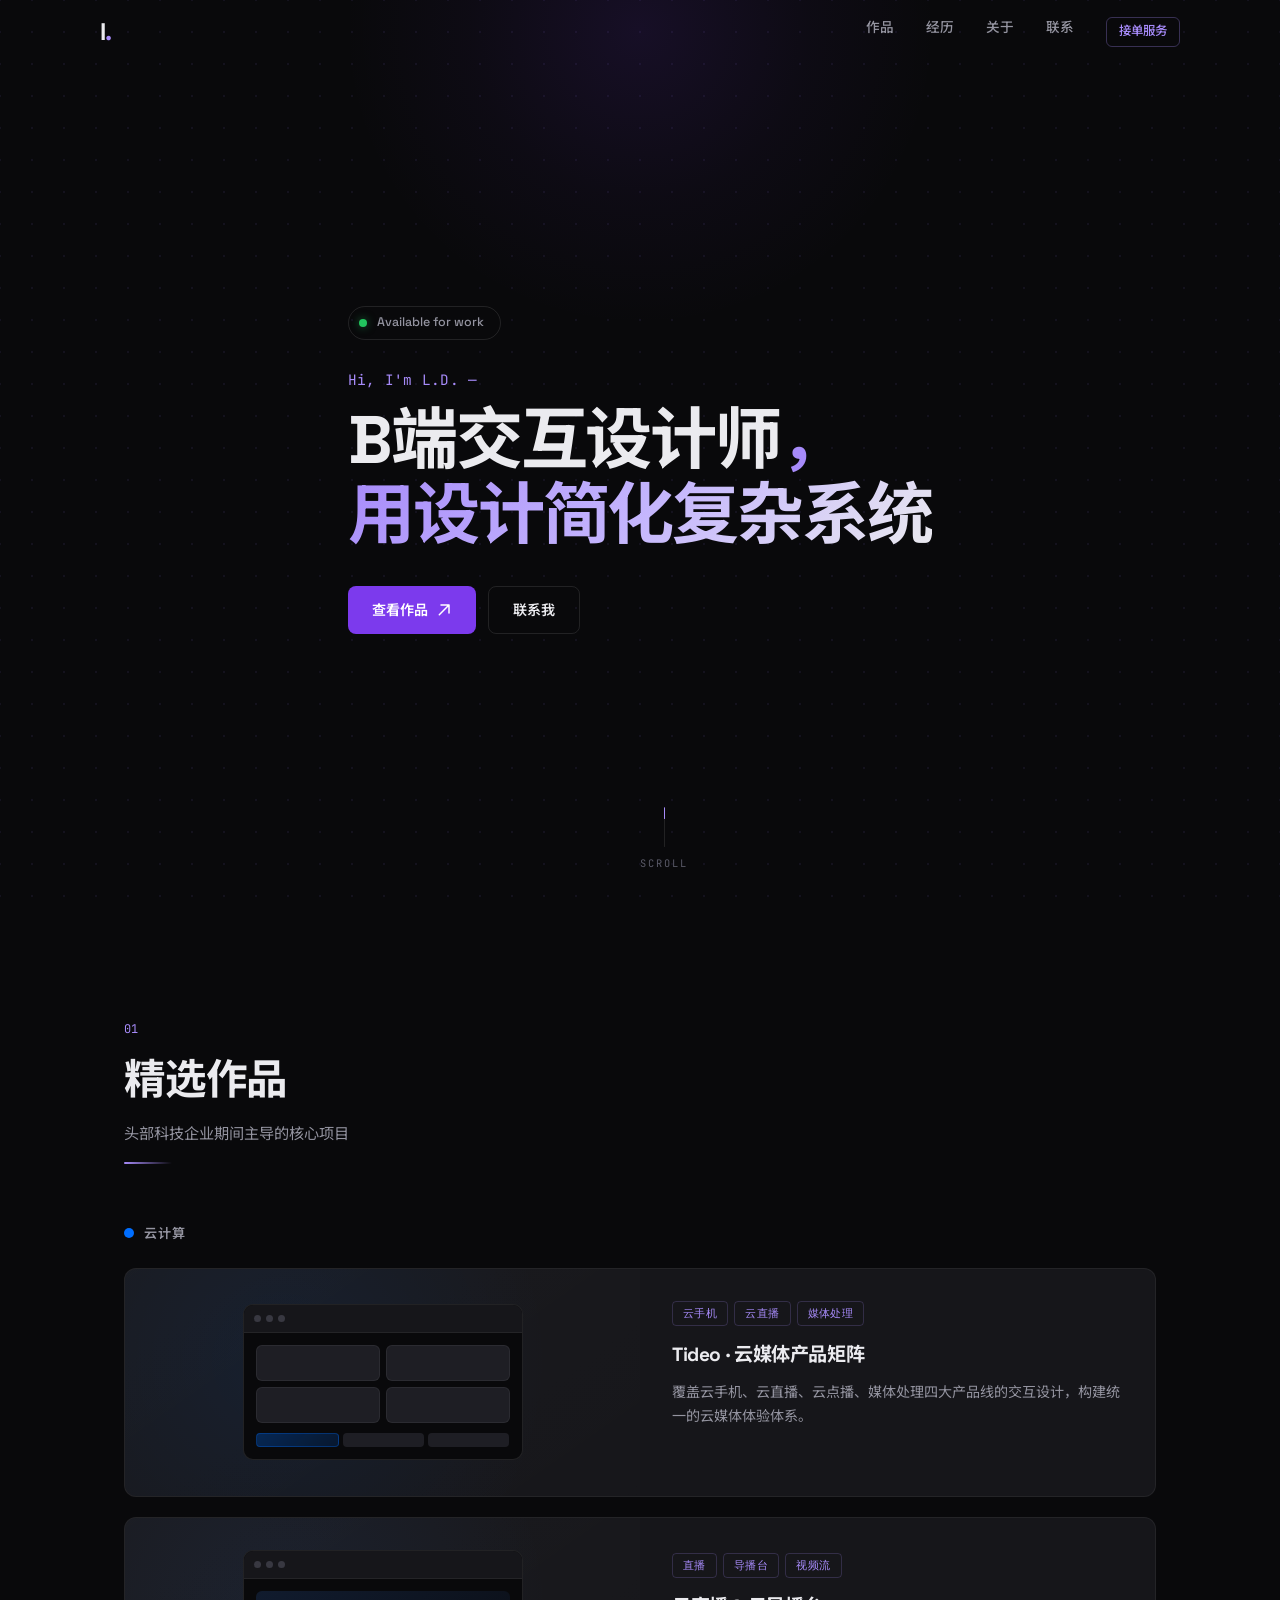
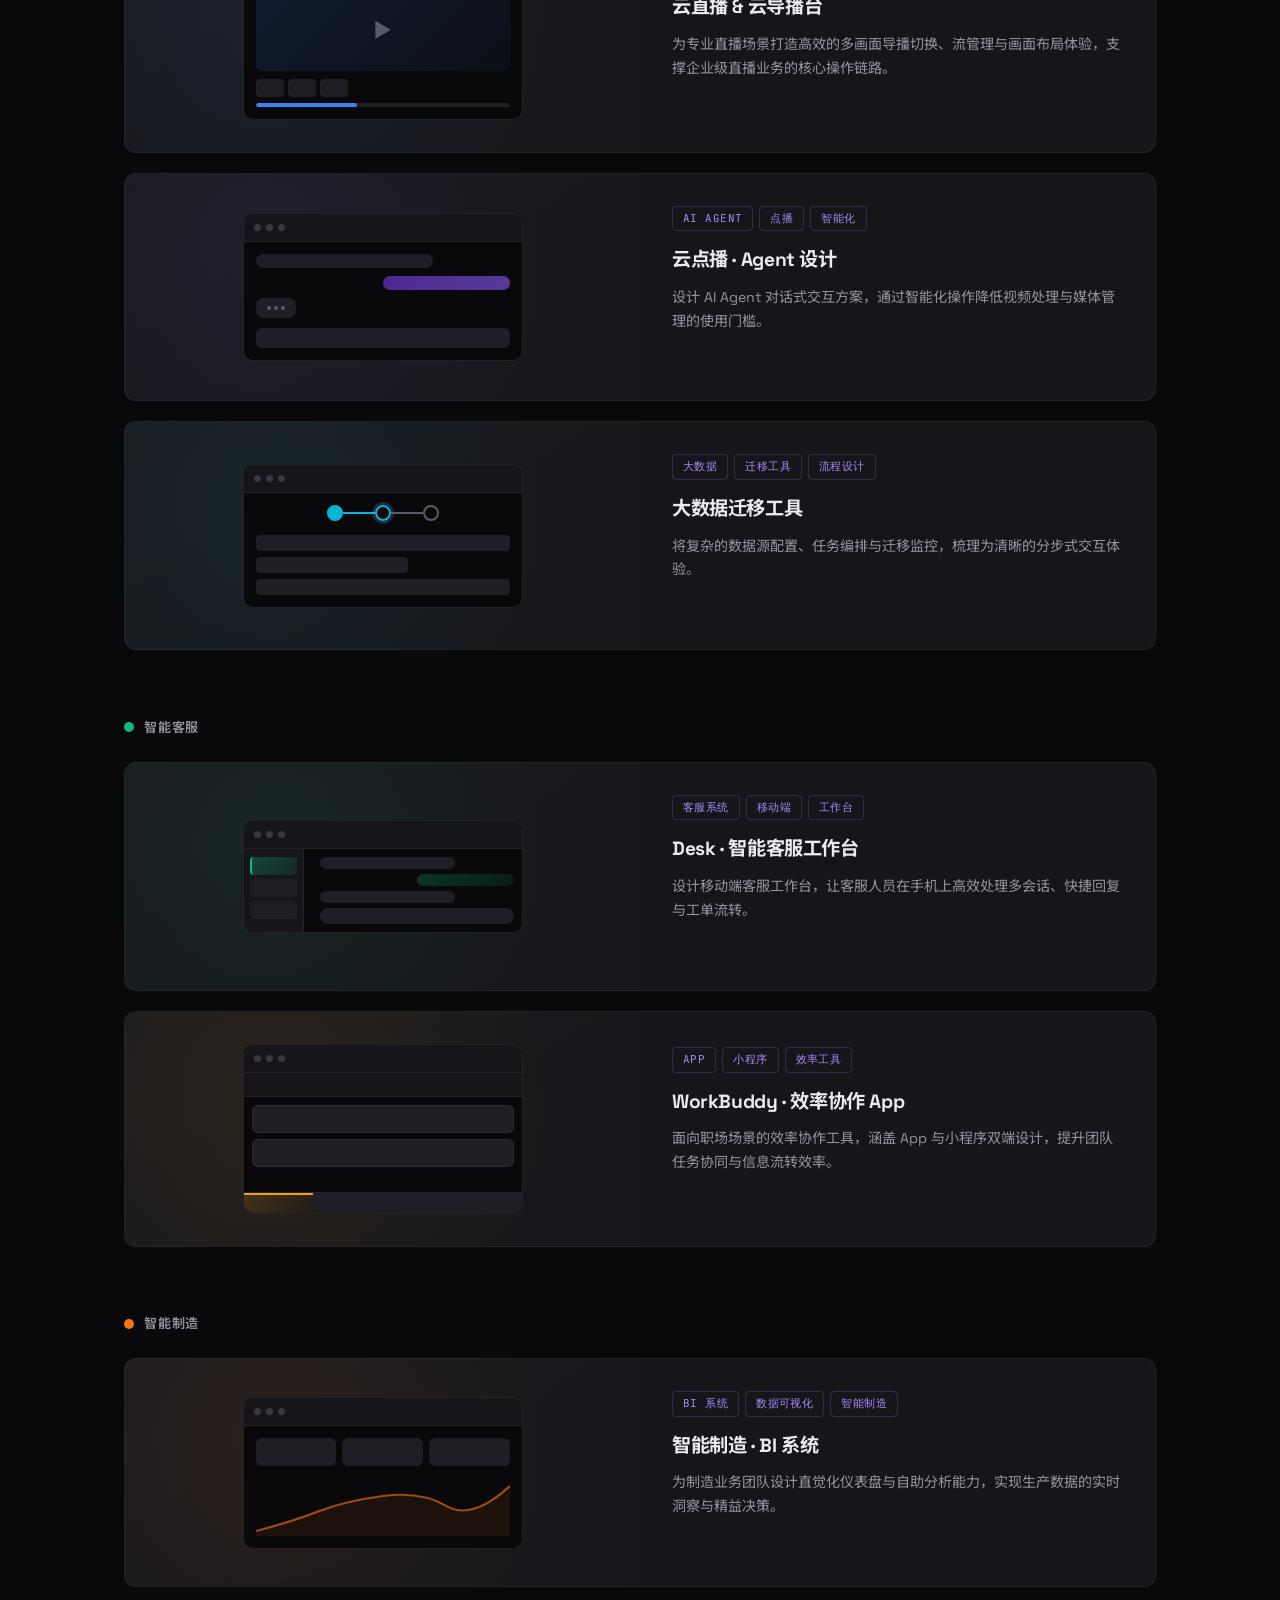
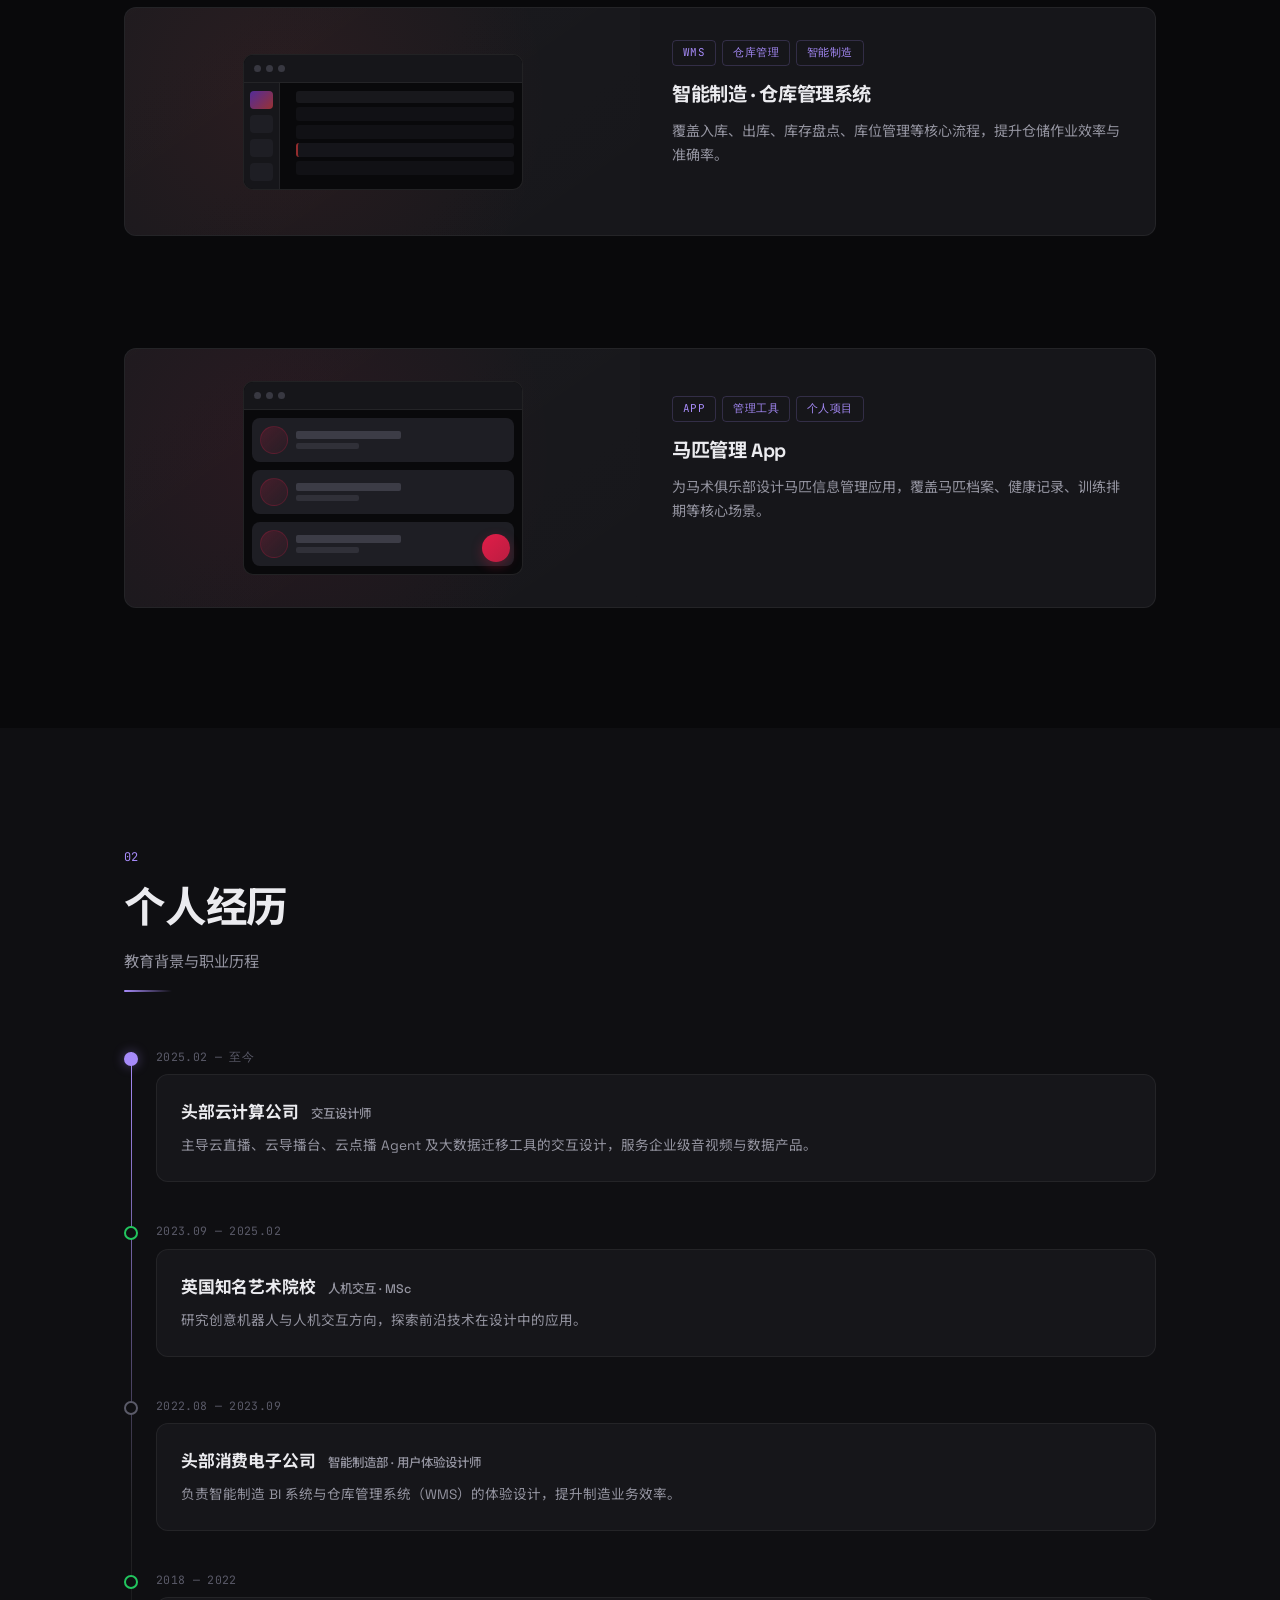
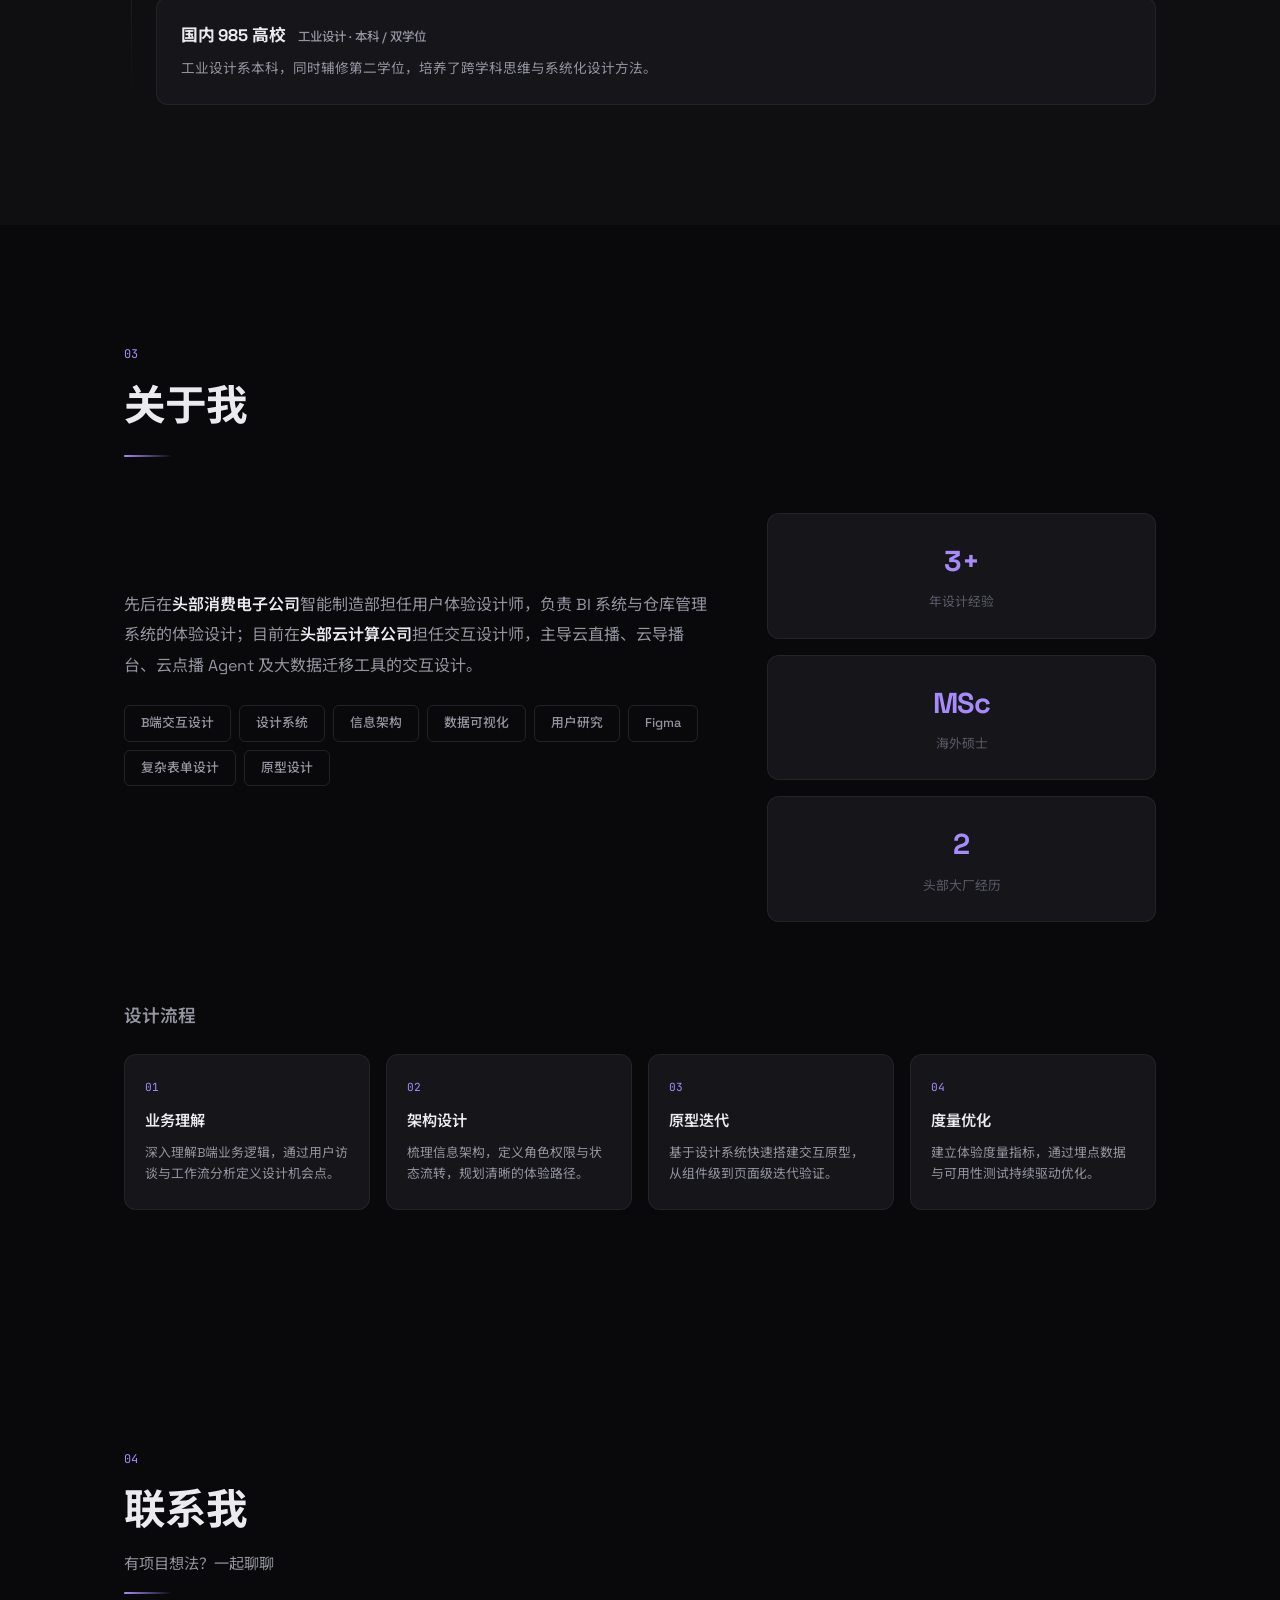
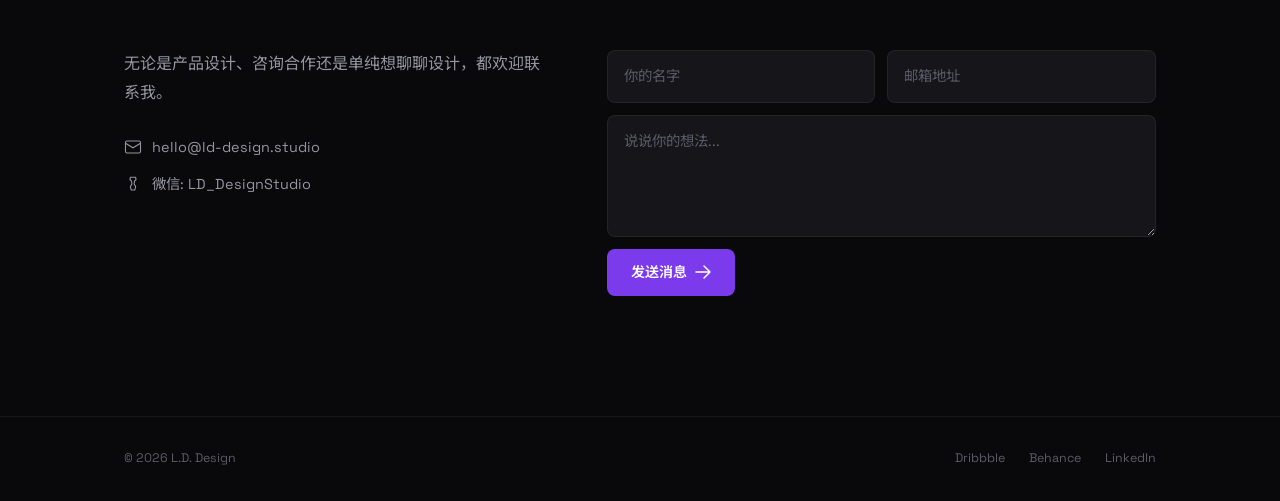
<file: index.html>
<!DOCTYPE html>
<html lang="zh-CN">
<head>
  <meta charset="UTF-8">
  <meta name="viewport" content="width=device-width, initial-scale=1.0">
  <title>L.D. — B端交互设计师</title>
  <link rel="stylesheet" href="style.css">
  <link rel="preconnect" href="https://fonts.googleapis.com">
  <link href="https://fonts.googleapis.com/css2?family=Space+Grotesk:wght@400;500;600;700&family=Noto+Sans+SC:wght@300;400;500;700&family=JetBrains+Mono:wght@400&display=swap" rel="stylesheet">
</head>
<body>

  <!-- 导航 -->
  <header class="header" id="header">
    <div class="header__inner">
      <a href="#" class="logo">I<span class="logo__dot">.</span></a>
      <nav class="nav" id="nav">
        <a href="#work" class="nav__link" data-index="01">作品</a>
        <a href="#journey" class="nav__link" data-index="02">经历</a>
        <a href="#about" class="nav__link" data-index="03">关于</a>
        <a href="#contact" class="nav__link" data-index="04">联系</a>
        <a href="freelance.html" class="nav__link nav__link--highlight" data-index="05">接单服务</a>
      </nav>
      <button class="menu-btn" id="menuBtn" aria-label="菜单">
        <span></span>
      </button>
    </div>
  </header>

  <!-- 移动端菜单 -->
  <div class="overlay" id="overlay">
    <nav class="overlay__nav">
      <a href="#work" class="overlay__link">作品</a>
      <a href="#journey" class="overlay__link">经历</a>
      <a href="#about" class="overlay__link">关于</a>
      <a href="#contact" class="overlay__link">联系</a>
      <a href="freelance.html" class="overlay__link" style="color:var(--accent)">接单服务</a>
    </nav>
  </div>

  <!-- 首屏 -->
  <section class="hero" id="hero">
    <canvas id="gridCanvas"></canvas>
    <div class="hero__glow"></div>
    <div class="hero__content">
      <div class="hero__label anim-fade" data-delay="0">
        <span class="label-dot"></span>
        <span>Available for work</span>
      </div>
      <p class="hero__greeting anim-fade" data-delay="100">Hi, I'm L.D. —</p>
      <h1 class="hero__headline anim-fade" data-delay="200">
        B端交互设计师<span class="hero__headline-accent">，</span><br>
        <span class="hero__headline-sub">用设计简化复杂系统</span>
      </h1>
      <div class="hero__cta anim-fade" data-delay="400">
        <a href="#work" class="btn">
          <span>查看作品</span>
          <svg width="16" height="16" viewBox="0 0 16 16" fill="none"><path d="M3.3 12.7l9.4-9.4M5 3h8v8" stroke="currentColor" stroke-width="1.5" stroke-linecap="round" stroke-linejoin="round"/></svg>
        </a>
        <a href="#contact" class="btn btn--ghost">联系我</a>
      </div>
    </div>
    <div class="hero__scroll anim-fade" data-delay="600">
      <div class="scroll-indicator">
        <div class="scroll-indicator__track">
          <div class="scroll-indicator__thumb"></div>
        </div>
      </div>
      <span>SCROLL</span>
    </div>
  </section>

  <!-- 作品集 -->
  <section class="section" id="work">
    <div class="container">
      <div class="section__head">
        <span class="section__index">01</span>
        <h2 class="section__title">精选作品</h2>
        <p class="section__sub">头部科技企业期间主导的核心项目</p>
      </div>

      <!-- 云计算 -->
      <div class="work-group">
        <div class="work-group__label">
          <div class="company-dot company-dot--tc"></div>
          <span>云计算</span>
        </div>

        <div class="work-list">
          <a href="work-tideo.html" class="work-item__link">
          <article class="work-item" data-color="#006eff">
            <div class="work-item__visual" style="--accent:#006eff">
              <div class="mock mock--tideo">
                <div class="mock__bar"><span></span><span></span><span></span></div>
                <div class="mock__body">
                  <div class="mock__tideo-grid">
                    <div class="mock__tideo-card"></div>
                    <div class="mock__tideo-card"></div>
                    <div class="mock__tideo-card"></div>
                    <div class="mock__tideo-card"></div>
                  </div>
                  <div class="mock__tideo-bar">
                    <div class="mock__tideo-tab mock__tideo-tab--active"></div>
                    <div class="mock__tideo-tab"></div>
                    <div class="mock__tideo-tab"></div>
                  </div>
                </div>
              </div>
            </div>
            <div class="work-item__info">
              <div class="work-item__tags"><span>云手机</span><span>云直播</span><span>媒体处理</span></div>
              <h3 class="work-item__title">Tideo · 云媒体产品矩阵</h3>
              <p class="work-item__desc">覆盖云手机、云直播、云点播、媒体处理四大产品线的交互设计，构建统一的云媒体体验体系。</p>
              <span class="work-item__more">查看详情 →</span>
            </div>
          </article>
          </a>

          <a href="work-livestream.html" class="work-item__link">
          <article class="work-item" data-color="#3b82f6">
            <div class="work-item__visual" style="--accent:#3b82f6">
              <div class="mock mock--stream">
                <div class="mock__bar"><span></span><span></span><span></span></div>
                <div class="mock__body">
                  <div class="mock__video"></div>
                  <div class="mock__controls">
                    <div class="mock__btn-row"><span></span><span></span><span></span></div>
                    <div class="mock__timeline"></div>
                  </div>
                </div>
              </div>
            </div>
            <div class="work-item__info">
              <div class="work-item__tags"><span>直播</span><span>导播台</span><span>视频流</span></div>
              <h3 class="work-item__title">云直播 & 云导播台</h3>
              <p class="work-item__desc">为专业直播场景打造高效的多画面导播切换、流管理与画面布局体验，支撑企业级直播业务的核心操作链路。</p>
              <span class="work-item__more">查看详情 →</span>
            </div>
          </article>
          </a>

          <a href="work-agent.html" class="work-item__link">
          <article class="work-item" data-color="#8b5cf6">
            <div class="work-item__visual" style="--accent:#8b5cf6">
              <div class="mock mock--agent">
                <div class="mock__bar"><span></span><span></span><span></span></div>
                <div class="mock__body">
                  <div class="mock__chat">
                    <div class="mock__bubble mock__bubble--bot"></div>
                    <div class="mock__bubble mock__bubble--user"></div>
                    <div class="mock__bubble mock__bubble--bot mock__bubble--typing">
                      <span></span><span></span><span></span>
                    </div>
                  </div>
                  <div class="mock__input-bar"></div>
                </div>
              </div>
            </div>
            <div class="work-item__info">
              <div class="work-item__tags"><span>AI Agent</span><span>点播</span><span>智能化</span></div>
              <h3 class="work-item__title">云点播 · Agent 设计</h3>
              <p class="work-item__desc">设计 AI Agent 对话式交互方案，通过智能化操作降低视频处理与媒体管理的使用门槛。</p>
              <span class="work-item__more">查看详情 →</span>
            </div>
          </article>
          </a>

          <a href="work-migrate.html" class="work-item__link">
          <article class="work-item" data-color="#06b6d4">
            <div class="work-item__visual" style="--accent:#06b6d4">
              <div class="mock mock--migrate">
                <div class="mock__bar"><span></span><span></span><span></span></div>
                <div class="mock__body">
                  <div class="mock__steps">
                    <div class="mock__step mock__step--done"></div>
                    <div class="mock__step-line mock__step-line--done"></div>
                    <div class="mock__step mock__step--active"></div>
                    <div class="mock__step-line"></div>
                    <div class="mock__step"></div>
                  </div>
                  <div class="mock__form">
                    <div class="mock__field"></div>
                    <div class="mock__field mock__field--short"></div>
                    <div class="mock__field"></div>
                  </div>
                </div>
              </div>
            </div>
            <div class="work-item__info">
              <div class="work-item__tags"><span>大数据</span><span>迁移工具</span><span>流程设计</span></div>
              <h3 class="work-item__title">大数据迁移工具</h3>
              <p class="work-item__desc">将复杂的数据源配置、任务编排与迁移监控，梳理为清晰的分步式交互体验。</p>
              <span class="work-item__more">查看详情 →</span>
            </div>
          </article>
          </a>
        </div>
      </div>

      <!-- 智能客服 -->
      <div class="work-group">
        <div class="work-group__label">
          <div class="company-dot company-dot--desk"></div>
          <span>智能客服</span>
        </div>

        <div class="work-list">
          <a href="work-desk.html" class="work-item__link">
          <article class="work-item" data-color="#10b981">
            <div class="work-item__visual" style="--accent:#10b981">
              <div class="mock mock--desk">
                <div class="mock__bar"><span></span><span></span><span></span></div>
                <div class="mock__body">
                  <div class="mock__desk-left">
                    <div class="mock__desk-session mock__desk-session--active"></div>
                    <div class="mock__desk-session"></div>
                    <div class="mock__desk-session"></div>
                  </div>
                  <div class="mock__desk-right">
                    <div class="mock__desk-msg"></div>
                    <div class="mock__desk-msg mock__desk-msg--user"></div>
                    <div class="mock__desk-msg"></div>
                    <div class="mock__desk-input"></div>
                  </div>
                </div>
              </div>
            </div>
            <div class="work-item__info">
              <div class="work-item__tags"><span>客服系统</span><span>移动端</span><span>工作台</span></div>
              <h3 class="work-item__title">Desk · 智能客服工作台</h3>
              <p class="work-item__desc">设计移动端客服工作台，让客服人员在手机上高效处理多会话、快捷回复与工单流转。</p>
              <span class="work-item__more">查看详情 →</span>
            </div>
          </article>
          </a>

          <a href="work-workbuddy.html" class="work-item__link">
          <article class="work-item" data-color="#f59e0b">
            <div class="work-item__visual" style="--accent:#f59e0b">
              <div class="mock mock--workbuddy">
                <div class="mock__bar"><span></span><span></span><span></span></div>
                <div class="mock__body">
                  <div class="mock__wb-screen">
                    <div class="mock__wb-header"></div>
                    <div class="mock__wb-content">
                      <div class="mock__wb-card"></div>
                      <div class="mock__wb-card"></div>
                    </div>
                    <div class="mock__wb-nav">
                      <div class="mock__wb-tab mock__wb-tab--active"></div>
                      <div class="mock__wb-tab"></div>
                      <div class="mock__wb-tab"></div>
                      <div class="mock__wb-tab"></div>
                    </div>
                  </div>
                </div>
              </div>
            </div>
            <div class="work-item__info">
              <div class="work-item__tags"><span>App</span><span>小程序</span><span>效率工具</span></div>
              <h3 class="work-item__title">WorkBuddy · 效率协作 App</h3>
              <p class="work-item__desc">面向职场场景的效率协作工具，涵盖 App 与小程序双端设计，提升团队任务协同与信息流转效率。</p>
              <span class="work-item__more">查看详情 →</span>
            </div>
          </article>
          </a>
        </div>
      </div>

      <!-- 智能制造 -->
      <div class="work-group">
        <div class="work-group__label">
          <div class="company-dot company-dot--mi"></div>
          <span>智能制造</span>
        </div>

        <div class="work-list">
          <a href="work-bi.html" class="work-item__link">
          <article class="work-item" data-color="#f97316">
            <div class="work-item__visual" style="--accent:#f97316">
              <div class="mock mock--bi">
                <div class="mock__bar"><span></span><span></span><span></span></div>
                <div class="mock__body">
                  <div class="mock__kpi-row">
                    <div class="mock__kpi"></div>
                    <div class="mock__kpi"></div>
                    <div class="mock__kpi"></div>
                  </div>
                  <div class="mock__chart-area">
                    <svg class="mock__chart-svg" viewBox="0 0 200 60" preserveAspectRatio="none">
                      <path d="M0 55 Q30 45 50 35 T100 20 T150 30 T200 10" stroke="var(--accent)" stroke-width="2" fill="none" opacity=".6"/>
                      <path d="M0 55 Q30 45 50 35 T100 20 T150 30 T200 10 V60 H0Z" fill="var(--accent)" opacity=".08"/>
                    </svg>
                  </div>
                </div>
              </div>
            </div>
            <div class="work-item__info">
              <div class="work-item__tags"><span>BI 系统</span><span>数据可视化</span><span>智能制造</span></div>
              <h3 class="work-item__title">智能制造 · BI 系统</h3>
              <p class="work-item__desc">为制造业务团队设计直觉化仪表盘与自助分析能力，实现生产数据的实时洞察与精益决策。</p>
              <span class="work-item__more">查看详情 →</span>
            </div>
          </article>
          </a>

          <a href="work-wms.html" class="work-item__link">
          <article class="work-item" data-color="#ef4444">
            <div class="work-item__visual" style="--accent:#ef4444">
              <div class="mock mock--wms">
                <div class="mock__bar"><span></span><span></span><span></span></div>
                <div class="mock__body">
                  <div class="mock__sidebar-mini">
                    <div class="mock__nav-item mock__nav-item--active"></div>
                    <div class="mock__nav-item"></div>
                    <div class="mock__nav-item"></div>
                    <div class="mock__nav-item"></div>
                  </div>
                  <div class="mock__table-area">
                    <div class="mock__table-head"></div>
                    <div class="mock__table-row"></div>
                    <div class="mock__table-row"></div>
                    <div class="mock__table-row mock__table-row--highlight"></div>
                    <div class="mock__table-row"></div>
                  </div>
                </div>
              </div>
            </div>
            <div class="work-item__info">
              <div class="work-item__tags"><span>WMS</span><span>仓库管理</span><span>智能制造</span></div>
              <h3 class="work-item__title">智能制造 · 仓库管理系统</h3>
              <p class="work-item__desc">覆盖入库、出库、库存盘点、库位管理等核心流程，提升仓储作业效率与准确率。</p>
              <span class="work-item__more">查看详情 →</span>
            </div>
          </article>
          </a>
        </div>
      </div>

      <!-- 个人项目 -->
      <div class="work-group">
        <div class="work-group__label">
          <div class="company-dot company-dot--personal"></div>
          <span>个人项目</span>
        </div>

        <div class="work-list">
          <a href="work-horse.html" class="work-item__link">
          <article class="work-item" data-color="#e11d48">
            <div class="work-item__visual" style="--accent:#e11d48">
              <div class="mock mock--horse">
                <div class="mock__bar"><span></span><span></span><span></span></div>
                <div class="mock__body">
                  <div class="mock__horse-list">
                    <div class="mock__horse-item">
                      <div class="mock__horse-avatar"></div>
                      <div class="mock__horse-info">
                        <div class="mock__horse-name"></div>
                        <div class="mock__horse-tag"></div>
                      </div>
                    </div>
                    <div class="mock__horse-item">
                      <div class="mock__horse-avatar"></div>
                      <div class="mock__horse-info">
                        <div class="mock__horse-name"></div>
                        <div class="mock__horse-tag"></div>
                      </div>
                    </div>
                    <div class="mock__horse-item">
                      <div class="mock__horse-avatar"></div>
                      <div class="mock__horse-info">
                        <div class="mock__horse-name"></div>
                        <div class="mock__horse-tag"></div>
                      </div>
                    </div>
                  </div>
                  <div class="mock__horse-fab"></div>
                </div>
              </div>
            </div>
            <div class="work-item__info">
              <div class="work-item__tags"><span>App</span><span>管理工具</span><span>个人项目</span></div>
              <h3 class="work-item__title">马匹管理 App</h3>
              <p class="work-item__desc">为马术俱乐部设计马匹信息管理应用，覆盖马匹档案、健康记录、训练排期等核心场景。</p>
              <span class="work-item__more">查看详情 →</span>
            </div>
          </article>
          </a>
        </div>
      </div>
    </div>
  </section>

  <!-- 经历 -->
  <section class="section section--alt" id="journey">
    <div class="container">
      <div class="section__head">
        <span class="section__index">02</span>
        <h2 class="section__title">个人经历</h2>
        <p class="section__sub">教育背景与职业历程</p>
      </div>

      <div class="journey">
        <div class="journey__line"></div>

        <div class="journey__item">
          <div class="journey__dot journey__dot--active"></div>
          <div class="journey__time">2025.02 — 至今</div>
          <div class="journey__card">
            <div class="journey__card-head">
              <h3>头部云计算公司</h3>
              <span class="journey__role">交互设计师</span>
            </div>
            <p>主导云直播、云导播台、云点播 Agent 及大数据迁移工具的交互设计，服务企业级音视频与数据产品。</p>
          </div>
        </div>

        <div class="journey__item">
          <div class="journey__dot journey__dot--edu"></div>
          <div class="journey__time">2023.09 — 2025.02</div>
          <div class="journey__card">
            <div class="journey__card-head">
              <h3>英国知名艺术院校</h3>
              <span class="journey__role">人机交互 · MSc</span>
            </div>
            <p>研究创意机器人与人机交互方向，探索前沿技术在设计中的应用。</p>
          </div>
        </div>

        <div class="journey__item">
          <div class="journey__dot"></div>
          <div class="journey__time">2022.08 — 2023.09</div>
          <div class="journey__card">
            <div class="journey__card-head">
              <h3>头部消费电子公司</h3>
              <span class="journey__role">智能制造部 · 用户体验设计师</span>
            </div>
            <p>负责智能制造 BI 系统与仓库管理系统（WMS）的体验设计，提升制造业务效率。</p>
          </div>
        </div>

        <div class="journey__item">
          <div class="journey__dot journey__dot--edu"></div>
          <div class="journey__time">2018 — 2022</div>
          <div class="journey__card">
            <div class="journey__card-head">
              <h3>国内 985 高校</h3>
              <span class="journey__role">工业设计 · 本科 / 双学位</span>
            </div>
            <p>工业设计系本科，同时辅修第二学位，培养了跨学科思维与系统化设计方法。</p>
          </div>
        </div>
      </div>
    </div>
  </section>

  <!-- 关于 -->
  <section class="section" id="about">
    <div class="container">
      <div class="section__head">
        <span class="section__index">03</span>
        <h2 class="section__title">关于我</h2>
      </div>

      <div class="about">
        <div class="about__main">
          <p class="about__bio">
            我是 L.D.，一名专注于B端产品的交互设计师。本科毕业于<strong>国内 985 高校</strong>工业设计系，同时辅修第二学位。研究生就读于<strong>英国知名艺术院校</strong>人机交互专业（MSc）。
          </p>
          <p class="about__bio">
            先后在<strong>头部消费电子公司</strong>智能制造部担任用户体验设计师，负责 BI 系统与仓库管理系统的体验设计；目前在<strong>头部云计算公司</strong>担任交互设计师，主导云直播、云导播台、云点播 Agent 及大数据迁移工具的交互设计。
          </p>
          <div class="about__skills">
            <span>B端交互设计</span>
            <span>设计系统</span>
            <span>信息架构</span>
            <span>数据可视化</span>
            <span>用户研究</span>
            <span>Figma</span>
            <span>复杂表单设计</span>
            <span>原型设计</span>
          </div>
        </div>
        <div class="about__side">
          <div class="about__card">
            <span class="about__card-num">3+</span>
            <span class="about__card-label">年设计经验</span>
          </div>
          <div class="about__card">
            <span class="about__card-num">MSc</span>
            <span class="about__card-label">海外硕士</span>
          </div>
          <div class="about__card">
            <span class="about__card-num">2</span>
            <span class="about__card-label">头部大厂经历</span>
          </div>
        </div>
      </div>

      <!-- 设计流程 -->
      <div class="process">
        <h3 class="process__heading">设计流程</h3>
        <div class="process__grid">
          <div class="process__step">
            <span class="process__num">01</span>
            <h4>业务理解</h4>
            <p>深入理解B端业务逻辑，通过用户访谈与工作流分析定义设计机会点。</p>
          </div>
          <div class="process__step">
            <span class="process__num">02</span>
            <h4>架构设计</h4>
            <p>梳理信息架构，定义角色权限与状态流转，规划清晰的体验路径。</p>
          </div>
          <div class="process__step">
            <span class="process__num">03</span>
            <h4>原型迭代</h4>
            <p>基于设计系统快速搭建交互原型，从组件级到页面级迭代验证。</p>
          </div>
          <div class="process__step">
            <span class="process__num">04</span>
            <h4>度量优化</h4>
            <p>建立体验度量指标，通过埋点数据与可用性测试持续驱动优化。</p>
          </div>
        </div>
      </div>
    </div>
  </section>

  <!-- 联系 -->
  <section class="section" id="contact">
    <div class="container">
      <div class="section__head">
        <span class="section__index">04</span>
        <h2 class="section__title">联系我</h2>
        <p class="section__sub">有项目想法？一起聊聊</p>
      </div>

      <div class="contact">
        <div class="contact__left">
          <p class="contact__text">无论是产品设计、咨询合作还是单纯想聊聊设计，都欢迎联系我。</p>
          <div class="contact__links">
            <a href="mailto:hello@ld-design.studio" class="contact__link">
              <svg width="18" height="18" viewBox="0 0 24 24" fill="none"><rect x="2" y="4" width="20" height="16" rx="2" stroke="currentColor" stroke-width="1.5"/><path d="M2 7l10 6 10-6" stroke="currentColor" stroke-width="1.5" stroke-linecap="round"/></svg>
              hello@ld-design.studio
            </a>
            <a href="#" class="contact__link">
              <svg width="18" height="18" viewBox="0 0 24 24" fill="none"><path d="M8.5 3h7l.5 3.5-2 1.5-.5 4 2 3.5-1 4.5h-5l-1-4.5 2-3.5-.5-4-2-1.5z" stroke="currentColor" stroke-width="1.5" stroke-linejoin="round"/></svg>
              微信: LD_DesignStudio
            </a>
          </div>
        </div>
        <form class="contact__form" id="contactForm">
          <div class="form-row">
            <input type="text" placeholder="你的名字" required>
            <input type="email" placeholder="邮箱地址" required>
          </div>
          <textarea rows="4" placeholder="说说你的想法..." required></textarea>
          <button type="submit" class="btn">
            <span>发送消息</span>
            <svg width="16" height="16" viewBox="0 0 16 16" fill="none"><path d="M1 8h14M9 2l6 6-6 6" stroke="currentColor" stroke-width="1.5" stroke-linecap="round" stroke-linejoin="round"/></svg>
          </button>
        </form>
      </div>
    </div>
  </section>

  <!-- 页脚 -->
  <footer class="footer">
    <div class="container footer__inner">
      <span class="footer__copy">&copy; 2026 L.D. Design</span>
      <div class="footer__links">
        <a href="#">Dribbble</a>
        <a href="#">Behance</a>
        <a href="#">LinkedIn</a>
      </div>
    </div>
  </footer>

  <script src="script.js"></script>
</body>
</html>
</file>
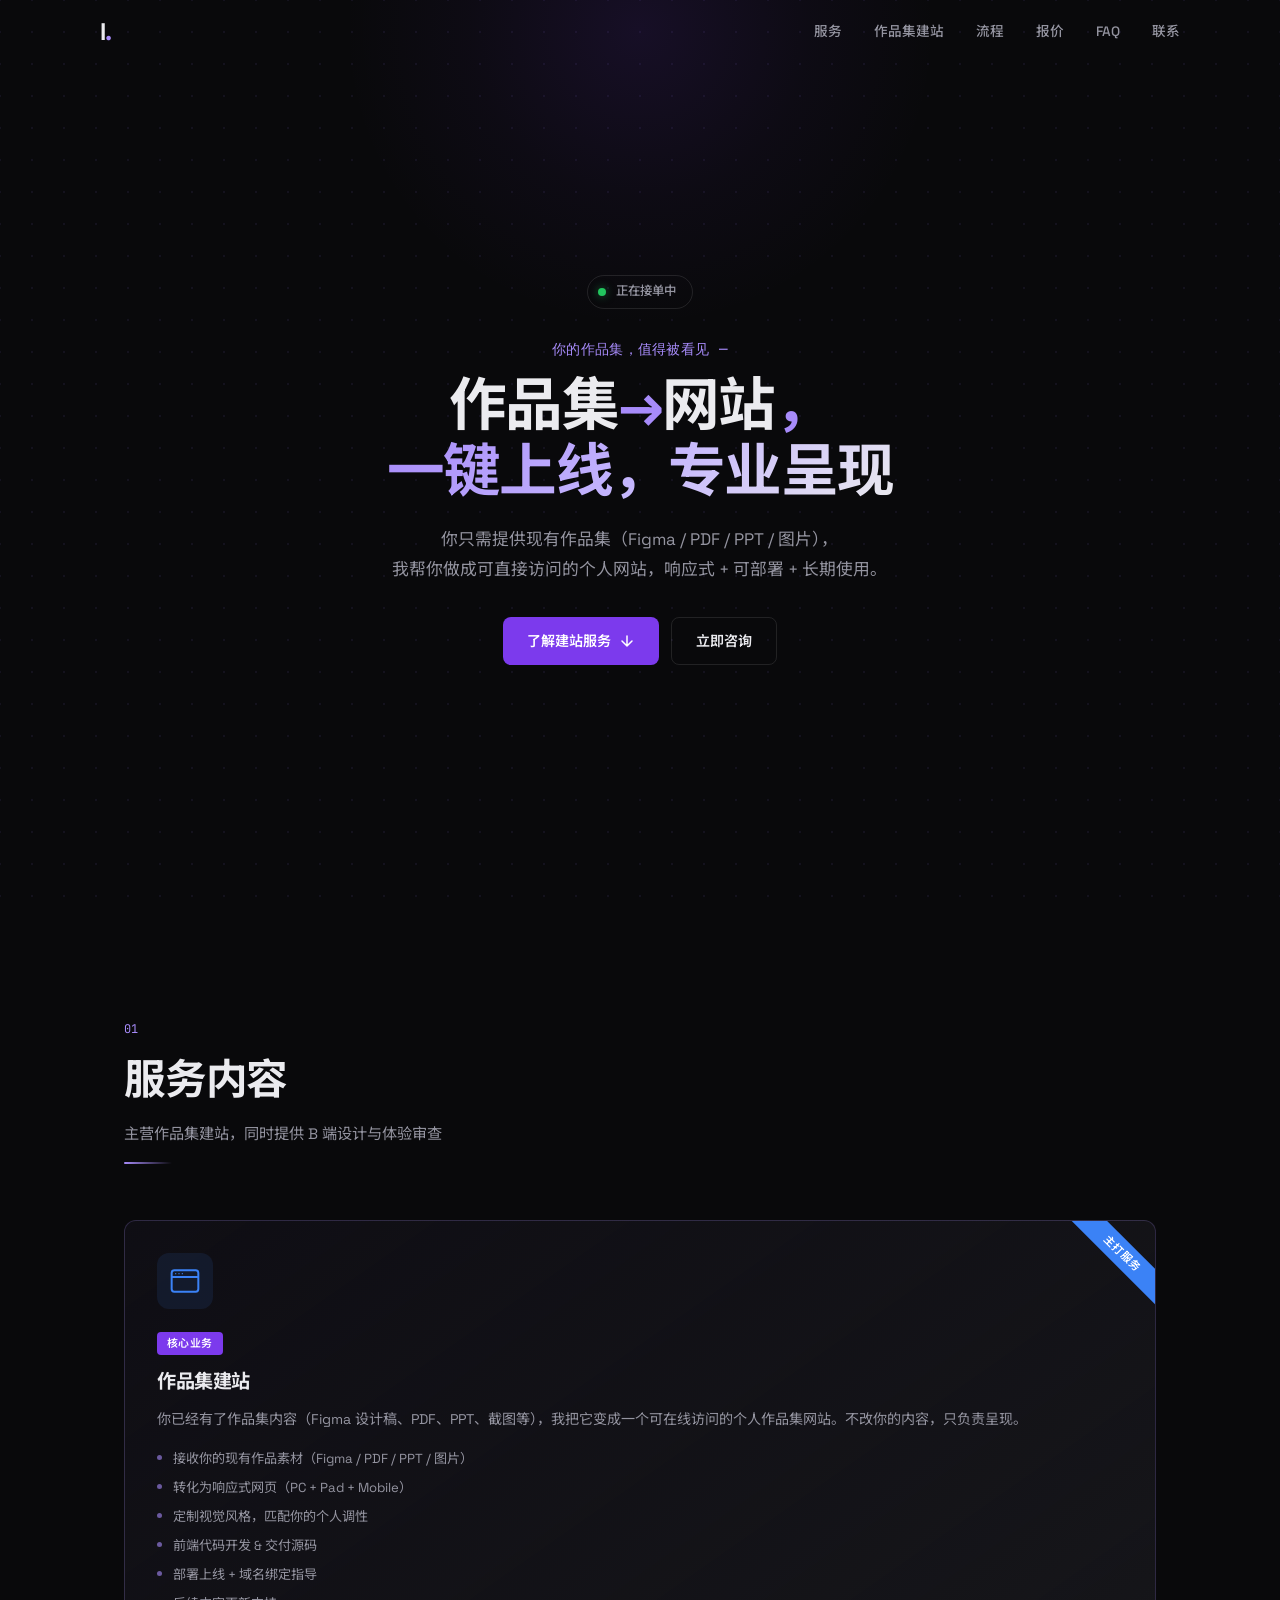
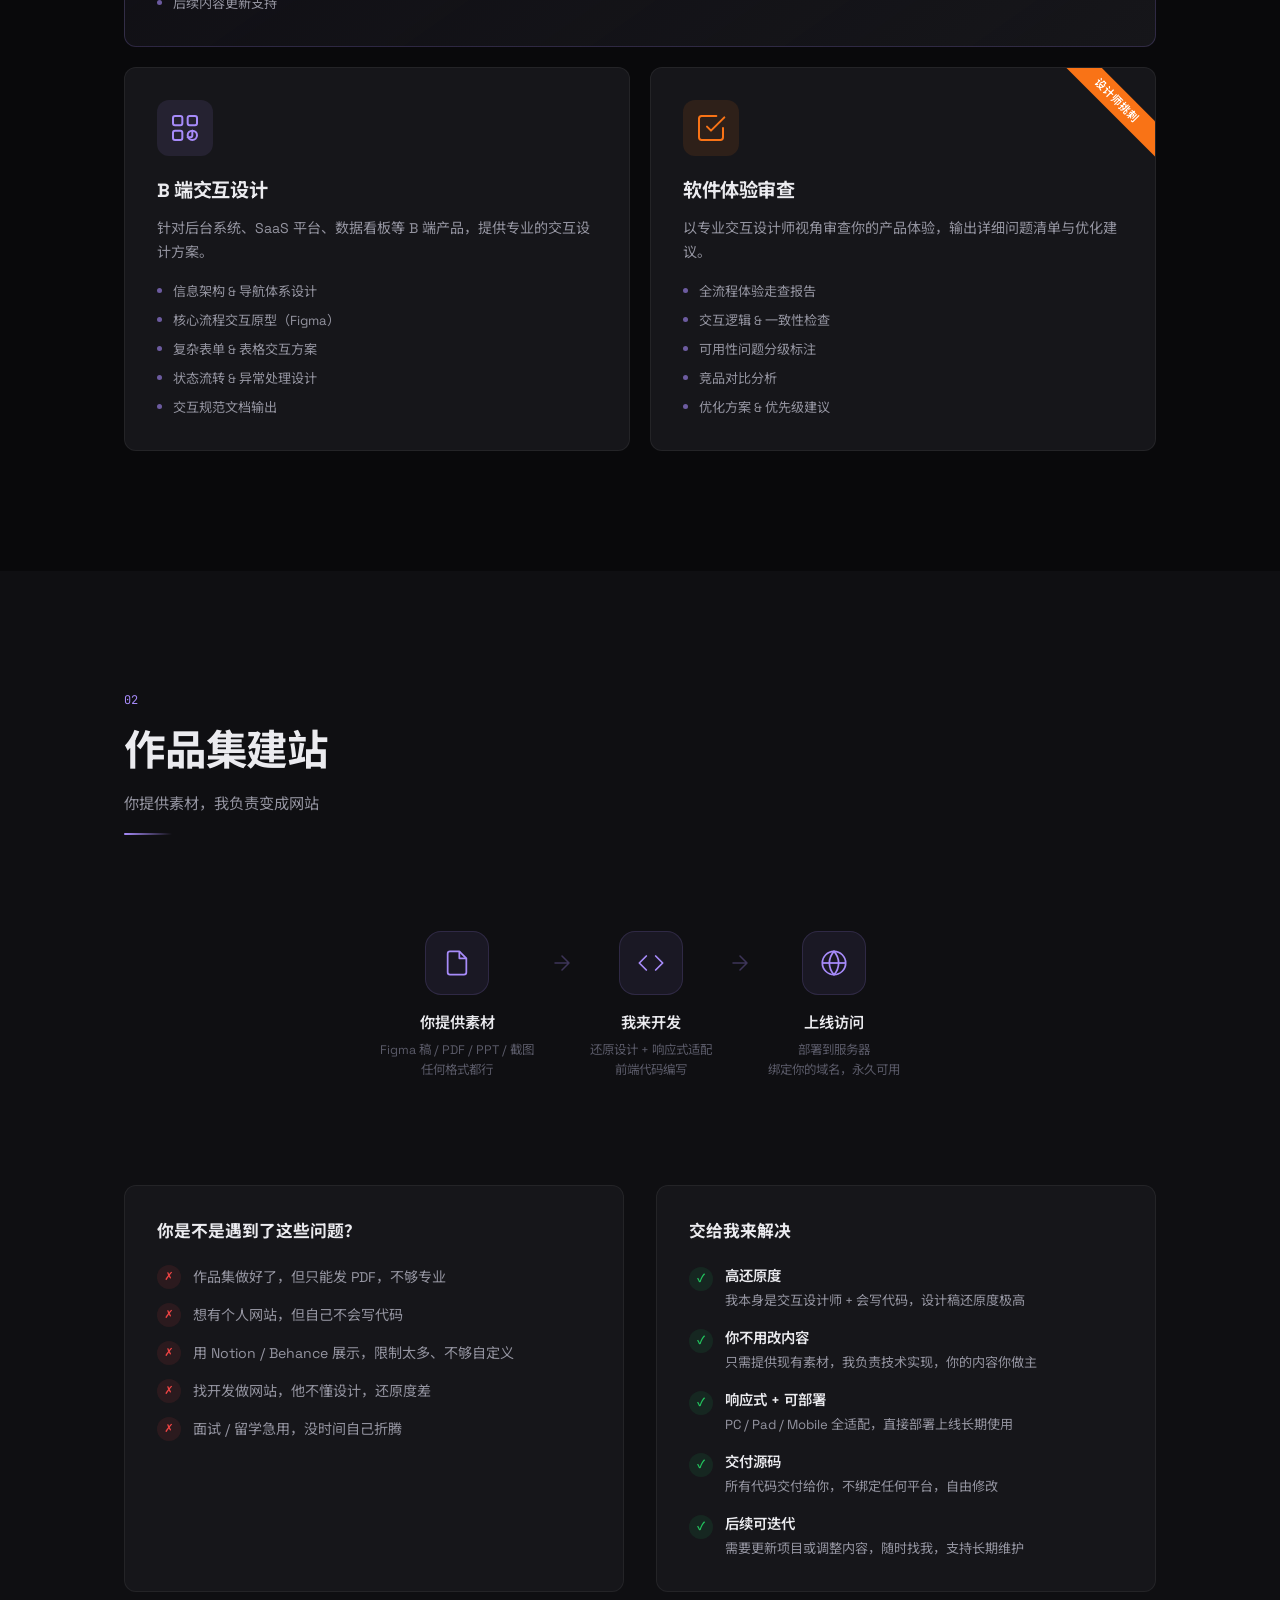
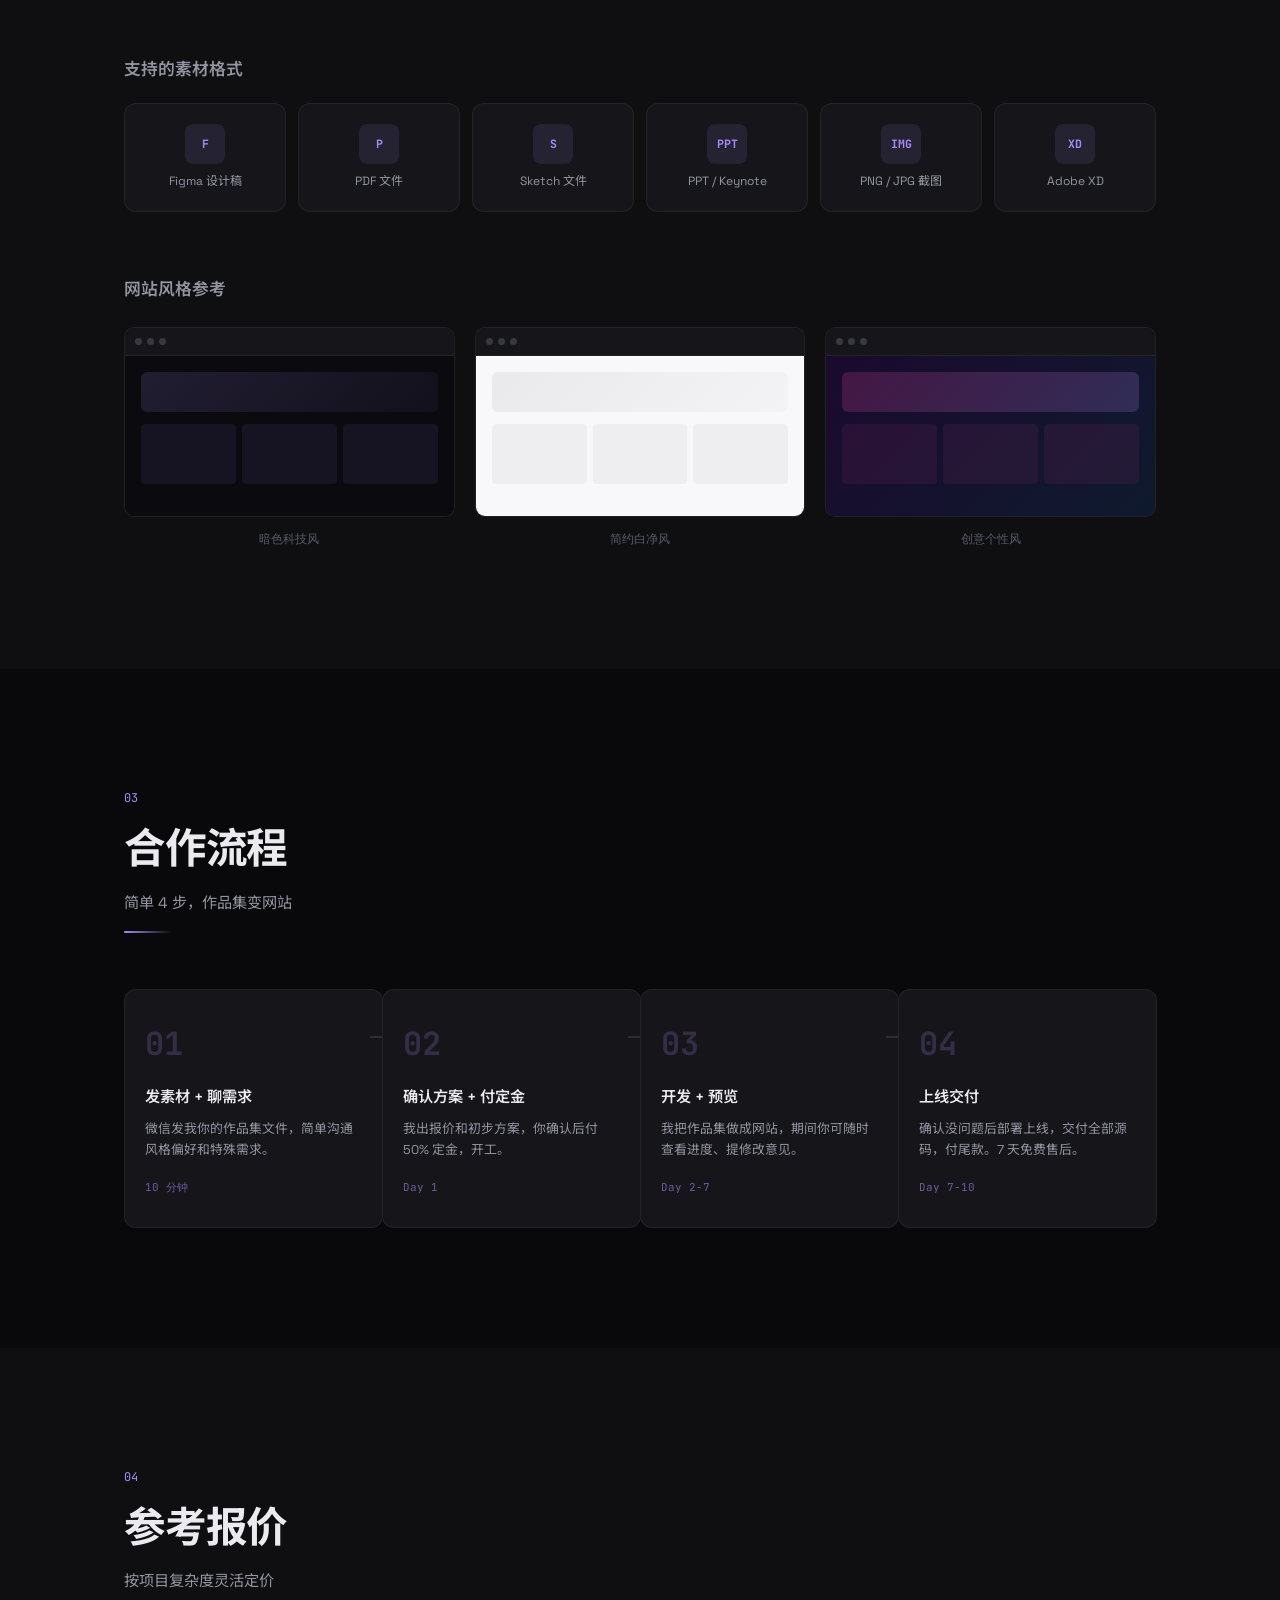
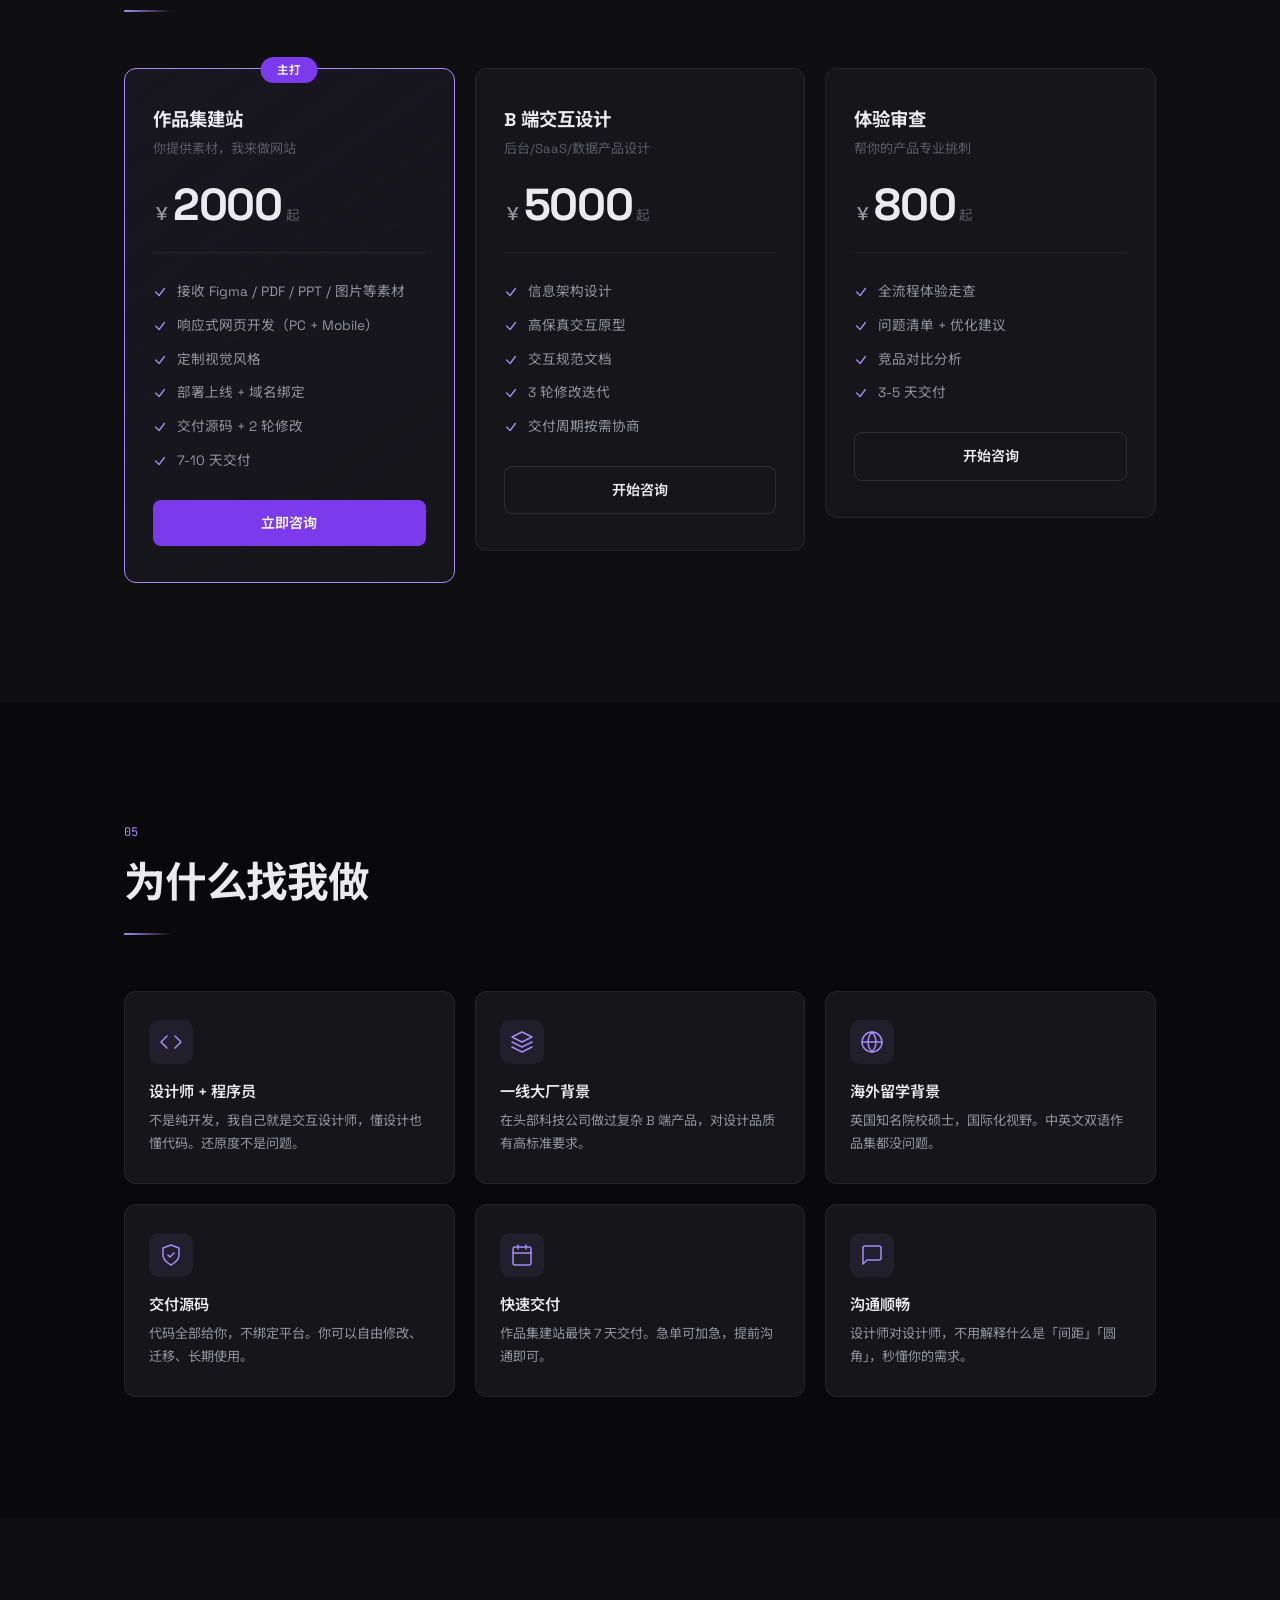
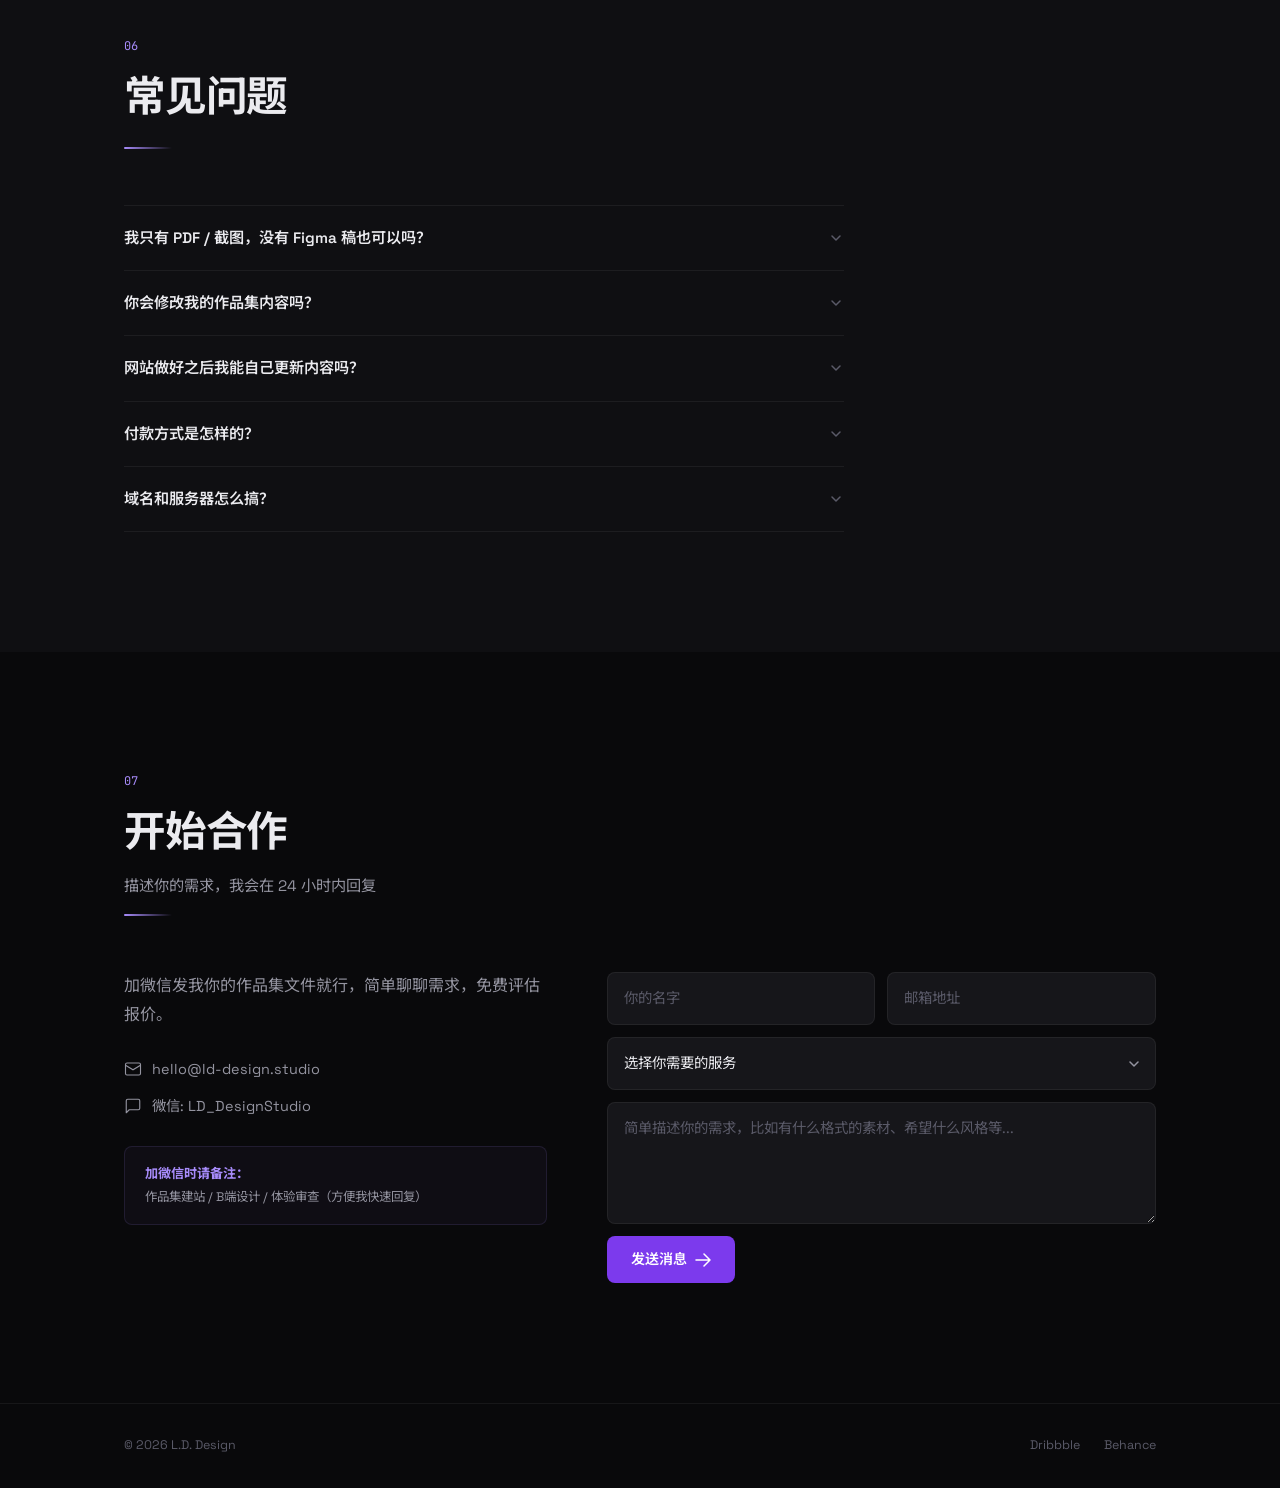
<file: freelance.html>
<!DOCTYPE html>
<html lang="zh-CN">
<head>
  <meta charset="UTF-8">
  <meta name="viewport" content="width=device-width, initial-scale=1.0">
  <title>设计接单 — L.D. · B端交互设计师</title>
  <link rel="stylesheet" href="style.css">
  <link rel="stylesheet" href="freelance.css">
  <link rel="preconnect" href="https://fonts.googleapis.com">
  <link href="https://fonts.googleapis.com/css2?family=Space+Grotesk:wght@400;500;600;700&family=Noto+Sans+SC:wght@300;400;500;700&family=JetBrains+Mono:wght@400&display=swap" rel="stylesheet">
</head>
<body>

  <!-- 导航 -->
  <header class="header" id="header">
    <div class="header__inner">
      <span class="logo">I<span class="logo__dot">.</span></span>
      <nav class="nav" id="nav">
        <!-- <a href="index.html" class="nav__link" data-index="00">首页</a> -->
        <a href="#services" class="nav__link" data-index="01">服务</a>
        <a href="#portfolio-service" class="nav__link" data-index="02">作品集建站</a>
        <a href="#process" class="nav__link" data-index="03">流程</a>
        <a href="#pricing" class="nav__link" data-index="04">报价</a>
        <a href="#faq" class="nav__link" data-index="05">FAQ</a>
        <a href="#contact-fl" class="nav__link" data-index="06">联系</a>
      </nav>
      <button class="menu-btn" id="menuBtn" aria-label="菜单">
        <span></span>
      </button>
    </div>
  </header>

  <!-- 移动端菜单 -->
  <div class="overlay" id="overlay">
    <nav class="overlay__nav">
        <a href="#services" class="overlay__link">服务</a>
      <a href="#portfolio-service" class="overlay__link">作品集建站</a>
      <a href="#process" class="overlay__link">流程</a>
      <a href="#pricing" class="overlay__link">报价</a>
      <a href="#faq" class="overlay__link">FAQ</a>
      <a href="#contact-fl" class="overlay__link">联系</a>
    </nav>
  </div>

  <!-- 首屏 Hero -->
  <section class="fl-hero" id="fl-hero">
    <canvas id="gridCanvas"></canvas>
    <div class="hero__glow"></div>
    <div class="fl-hero__content">
      <div class="hero__label anim-fade" data-delay="0">
        <span class="label-dot"></span>
        <span>正在接单中</span>
      </div>
      <p class="hero__greeting anim-fade" data-delay="100">你的作品集，值得被看见 —</p>
      <h1 class="fl-hero__headline anim-fade" data-delay="200">
        作品集<span class="hero__headline-accent">→</span>网站<span class="hero__headline-accent">，</span><br>
        <span class="hero__headline-sub">一键上线，专业呈现</span>
      </h1>
      <p class="fl-hero__sub anim-fade" data-delay="300">
        你只需提供现有作品集（Figma / PDF / PPT / 图片），<br class="hide-mobile">
        我帮你做成可直接访问的个人网站，响应式 + 可部署 + 长期使用。
      </p>
      <div class="hero__cta anim-fade" data-delay="400">
        <a href="#portfolio-service" class="btn">
          <span>了解建站服务</span>
          <svg width="16" height="16" viewBox="0 0 16 16" fill="none"><path d="M8 3v10M3 8l5 5 5-5" stroke="currentColor" stroke-width="1.5" stroke-linecap="round" stroke-linejoin="round"/></svg>
        </a>
        <a href="#contact-fl" class="btn btn--ghost">立即咨询</a>
      </div>
    </div>
  </section>

  <!-- 服务列表 -->
  <section class="section" id="services">
    <div class="container">
      <div class="section__head">
        <span class="section__index">01</span>
        <h2 class="section__title">服务内容</h2>
        <p class="section__sub">主营作品集建站，同时提供 B 端设计与体验审查</p>
      </div>

      <div class="fl-services">
        <!-- 主打服务 -->
        <div class="fl-card fl-card--primary">
          <div class="fl-card__icon fl-card__icon--portfolio">
            <svg width="32" height="32" viewBox="0 0 24 24" fill="none"><path d="M4 4h16a2 2 0 012 2v12a2 2 0 01-2 2H4a2 2 0 01-2-2V6a2 2 0 012-2z" stroke="currentColor" stroke-width="1.5"/><path d="M2 9h20" stroke="currentColor" stroke-width="1.5"/><circle cx="5" cy="6.5" r=".5" fill="currentColor"/><circle cx="7.5" cy="6.5" r=".5" fill="currentColor"/><circle cx="10" cy="6.5" r=".5" fill="currentColor"/></svg>
          </div>
          <span class="fl-card__badge">核心业务</span>
          <h3 class="fl-card__title">作品集建站</h3>
          <p class="fl-card__desc">你已经有了作品集内容（Figma 设计稿、PDF、PPT、截图等），我把它变成一个可在线访问的个人作品集网站。不改你的内容，只负责呈现。</p>
          <ul class="fl-card__list">
            <li>接收你的现有作品素材（Figma / PDF / PPT / 图片）</li>
            <li>转化为响应式网页（PC + Pad + Mobile）</li>
            <li>定制视觉风格，匹配你的个人调性</li>
            <li>前端代码开发 & 交付源码</li>
            <li>部署上线 + 域名绑定指导</li>
            <li>后续内容更新支持</li>
          </ul>
          <div class="fl-card__tag fl-card__tag--hot">主打服务</div>
        </div>

        <!-- 次要服务 1 -->
        <div class="fl-card">
          <div class="fl-card__icon fl-card__icon--interaction">
            <svg width="32" height="32" viewBox="0 0 24 24" fill="none"><rect x="3" y="3" width="7" height="7" rx="1.5" stroke="currentColor" stroke-width="1.5"/><rect x="14" y="3" width="7" height="7" rx="1.5" stroke="currentColor" stroke-width="1.5"/><rect x="3" y="14" width="7" height="7" rx="1.5" stroke="currentColor" stroke-width="1.5"/><path d="M17.5 14v3.5a1.5 1.5 0 01-1.5 1.5H14" stroke="currentColor" stroke-width="1.5" stroke-linecap="round"/><circle cx="17.5" cy="17.5" r="3.5" stroke="currentColor" stroke-width="1.5"/></svg>
          </div>
          <h3 class="fl-card__title">B 端交互设计</h3>
          <p class="fl-card__desc">针对后台系统、SaaS 平台、数据看板等 B 端产品，提供专业的交互设计方案。</p>
          <ul class="fl-card__list">
            <li>信息架构 & 导航体系设计</li>
            <li>核心流程交互原型（Figma）</li>
            <li>复杂表单 & 表格交互方案</li>
            <li>状态流转 & 异常处理设计</li>
            <li>交互规范文档输出</li>
          </ul>
        </div>

        <!-- 次要服务 2 -->
        <div class="fl-card">
          <div class="fl-card__icon fl-card__icon--review">
            <svg width="32" height="32" viewBox="0 0 24 24" fill="none"><path d="M9 11l3 3L22 4" stroke="currentColor" stroke-width="1.5" stroke-linecap="round" stroke-linejoin="round"/><path d="M21 12v7a2 2 0 01-2 2H5a2 2 0 01-2-2V5a2 2 0 012-2h11" stroke="currentColor" stroke-width="1.5" stroke-linecap="round"/></svg>
          </div>
          <h3 class="fl-card__title">软件体验审查</h3>
          <p class="fl-card__desc">以专业交互设计师视角审查你的产品体验，输出详细问题清单与优化建议。</p>
          <ul class="fl-card__list">
            <li>全流程体验走查报告</li>
            <li>交互逻辑 & 一致性检查</li>
            <li>可用性问题分级标注</li>
            <li>竞品对比分析</li>
            <li>优化方案 & 优先级建议</li>
          </ul>
          <div class="fl-card__tag fl-card__tag--new">设计师挑刺</div>
        </div>
      </div>
    </div>
  </section>

  <!-- 作品集建站专项 -->
  <section class="section section--alt" id="portfolio-service">
    <div class="container">
      <div class="section__head">
        <span class="section__index">02</span>
        <h2 class="section__title">作品集建站</h2>
        <p class="section__sub">你提供素材，我负责变成网站</p>
      </div>

      <!-- 流程图示 -->
      <div class="fl-flow">
        <div class="fl-flow__step">
          <div class="fl-flow__icon">
            <svg width="28" height="28" viewBox="0 0 24 24" fill="none"><path d="M14 2H6a2 2 0 00-2 2v16a2 2 0 002 2h12a2 2 0 002-2V8z" stroke="currentColor" stroke-width="1.5" stroke-linejoin="round"/><path d="M14 2v6h6" stroke="currentColor" stroke-width="1.5" stroke-linejoin="round"/></svg>
          </div>
          <h4>你提供素材</h4>
          <p>Figma 稿 / PDF / PPT / 截图<br>任何格式都行</p>
        </div>
        <div class="fl-flow__arrow">
          <svg width="24" height="24" viewBox="0 0 24 24" fill="none"><path d="M5 12h14M12 5l7 7-7 7" stroke="currentColor" stroke-width="1.5" stroke-linecap="round" stroke-linejoin="round"/></svg>
        </div>
        <div class="fl-flow__step">
          <div class="fl-flow__icon">
            <svg width="28" height="28" viewBox="0 0 24 24" fill="none"><polyline points="16,18 22,12 16,6" stroke="currentColor" stroke-width="1.5" stroke-linecap="round" stroke-linejoin="round"/><polyline points="8,6 2,12 8,18" stroke="currentColor" stroke-width="1.5" stroke-linecap="round" stroke-linejoin="round"/></svg>
          </div>
          <h4>我来开发</h4>
          <p>还原设计 + 响应式适配<br>前端代码编写</p>
        </div>
        <div class="fl-flow__arrow">
          <svg width="24" height="24" viewBox="0 0 24 24" fill="none"><path d="M5 12h14M12 5l7 7-7 7" stroke="currentColor" stroke-width="1.5" stroke-linecap="round" stroke-linejoin="round"/></svg>
        </div>
        <div class="fl-flow__step">
          <div class="fl-flow__icon">
            <svg width="28" height="28" viewBox="0 0 24 24" fill="none"><circle cx="12" cy="12" r="10" stroke="currentColor" stroke-width="1.5"/><path d="M2 12h20" stroke="currentColor" stroke-width="1.5"/><path d="M12 2a15.3 15.3 0 014 10 15.3 15.3 0 01-4 10 15.3 15.3 0 01-4-10 15.3 15.3 0 014-10z" stroke="currentColor" stroke-width="1.5"/></svg>
          </div>
          <h4>上线访问</h4>
          <p>部署到服务器<br>绑定你的域名，永久可用</p>
        </div>
      </div>

      <!-- 痛点 vs 方案 -->
      <div class="fl-portfolio">
        <div class="fl-portfolio__left">
          <div class="fl-portfolio__pain">
            <h3>你是不是遇到了这些问题？</h3>
            <div class="fl-pain-list">
              <div class="fl-pain-item">
                <span class="fl-pain-icon">&#x2717;</span>
                <span>作品集做好了，但只能发 PDF，不够专业</span>
              </div>
              <div class="fl-pain-item">
                <span class="fl-pain-icon">&#x2717;</span>
                <span>想有个人网站，但自己不会写代码</span>
              </div>
              <div class="fl-pain-item">
                <span class="fl-pain-icon">&#x2717;</span>
                <span>用 Notion / Behance 展示，限制太多、不够自定义</span>
              </div>
              <div class="fl-pain-item">
                <span class="fl-pain-icon">&#x2717;</span>
                <span>找开发做网站，他不懂设计，还原度差</span>
              </div>
              <div class="fl-pain-item">
                <span class="fl-pain-icon">&#x2717;</span>
                <span>面试 / 留学急用，没时间自己折腾</span>
              </div>
            </div>
          </div>
        </div>

        <div class="fl-portfolio__right">
          <div class="fl-portfolio__solution">
            <h3>交给我来解决</h3>
            <div class="fl-solution-list">
              <div class="fl-solution-item">
                <span class="fl-solution-icon">&#x2713;</span>
                <div>
                  <strong>高还原度</strong>
                  <p>我本身是交互设计师 + 会写代码，设计稿还原度极高</p>
                </div>
              </div>
              <div class="fl-solution-item">
                <span class="fl-solution-icon">&#x2713;</span>
                <div>
                  <strong>你不用改内容</strong>
                  <p>只需提供现有素材，我负责技术实现，你的内容你做主</p>
                </div>
              </div>
              <div class="fl-solution-item">
                <span class="fl-solution-icon">&#x2713;</span>
                <div>
                  <strong>响应式 + 可部署</strong>
                  <p>PC / Pad / Mobile 全适配，直接部署上线长期使用</p>
                </div>
              </div>
              <div class="fl-solution-item">
                <span class="fl-solution-icon">&#x2713;</span>
                <div>
                  <strong>交付源码</strong>
                  <p>所有代码交付给你，不绑定任何平台，自由修改</p>
                </div>
              </div>
              <div class="fl-solution-item">
                <span class="fl-solution-icon">&#x2713;</span>
                <div>
                  <strong>后续可迭代</strong>
                  <p>需要更新项目或调整内容，随时找我，支持长期维护</p>
                </div>
              </div>
            </div>
          </div>
        </div>
      </div>

      <!-- 支持的素材格式 -->
      <div class="fl-formats">
        <h3 class="fl-formats__title">支持的素材格式</h3>
        <div class="fl-formats__grid">
          <div class="fl-formats__item">
            <span class="fl-formats__icon">F</span>
            <span>Figma 设计稿</span>
          </div>
          <div class="fl-formats__item">
            <span class="fl-formats__icon">P</span>
            <span>PDF 文件</span>
          </div>
          <div class="fl-formats__item">
            <span class="fl-formats__icon">S</span>
            <span>Sketch 文件</span>
          </div>
          <div class="fl-formats__item">
            <span class="fl-formats__icon">PPT</span>
            <span>PPT / Keynote</span>
          </div>
          <div class="fl-formats__item">
            <span class="fl-formats__icon">IMG</span>
            <span>PNG / JPG 截图</span>
          </div>
          <div class="fl-formats__item">
            <span class="fl-formats__icon">XD</span>
            <span>Adobe XD</span>
          </div>
        </div>
      </div>

      <!-- 风格预览 -->
      <div class="fl-showcase">
        <h3 class="fl-showcase__title">网站风格参考</h3>
        <div class="fl-showcase__grid">
          <div class="fl-showcase__item">
            <div class="fl-showcase__mock">
              <div class="mock__bar"><span></span><span></span><span></span></div>
              <div class="fl-showcase__screen fl-showcase__screen--dark">
                <div class="fl-mock-hero"></div>
                <div class="fl-mock-cards"><span></span><span></span><span></span></div>
              </div>
            </div>
            <span class="fl-showcase__label">暗色科技风</span>
          </div>
          <div class="fl-showcase__item">
            <div class="fl-showcase__mock">
              <div class="mock__bar"><span></span><span></span><span></span></div>
              <div class="fl-showcase__screen fl-showcase__screen--light">
                <div class="fl-mock-hero fl-mock-hero--light"></div>
                <div class="fl-mock-cards fl-mock-cards--light"><span></span><span></span><span></span></div>
              </div>
            </div>
            <span class="fl-showcase__label">简约白净风</span>
          </div>
          <div class="fl-showcase__item">
            <div class="fl-showcase__mock">
              <div class="mock__bar"><span></span><span></span><span></span></div>
              <div class="fl-showcase__screen fl-showcase__screen--creative">
                <div class="fl-mock-hero fl-mock-hero--creative"></div>
                <div class="fl-mock-cards fl-mock-cards--creative"><span></span><span></span><span></span></div>
              </div>
            </div>
            <span class="fl-showcase__label">创意个性风</span>
          </div>
        </div>
      </div>
    </div>
  </section>

  <!-- 合作流程 -->
  <section class="section" id="process">
    <div class="container">
      <div class="section__head">
        <span class="section__index">03</span>
        <h2 class="section__title">合作流程</h2>
        <p class="section__sub">简单 4 步，作品集变网站</p>
      </div>

      <div class="fl-process">
        <div class="fl-process__step">
          <div class="fl-process__num">01</div>
          <div class="fl-process__line"></div>
          <h4>发素材 + 聊需求</h4>
          <p>微信发我你的作品集文件，简单沟通风格偏好和特殊需求。</p>
          <span class="fl-process__time">10 分钟</span>
        </div>
        <div class="fl-process__step">
          <div class="fl-process__num">02</div>
          <div class="fl-process__line"></div>
          <h4>确认方案 + 付定金</h4>
          <p>我出报价和初步方案，你确认后付 50% 定金，开工。</p>
          <span class="fl-process__time">Day 1</span>
        </div>
        <div class="fl-process__step">
          <div class="fl-process__num">03</div>
          <div class="fl-process__line"></div>
          <h4>开发 + 预览</h4>
          <p>我把作品集做成网站，期间你可随时查看进度、提修改意见。</p>
          <span class="fl-process__time">Day 2-7</span>
        </div>
        <div class="fl-process__step">
          <div class="fl-process__num">04</div>
          <h4>上线交付</h4>
          <p>确认没问题后部署上线，交付全部源码，付尾款。7 天免费售后。</p>
          <span class="fl-process__time">Day 7-10</span>
        </div>
      </div>
    </div>
  </section>

  <!-- 报价 -->
  <section class="section section--alt" id="pricing">
    <div class="container">
      <div class="section__head">
        <span class="section__index">04</span>
        <h2 class="section__title">参考报价</h2>
        <p class="section__sub">按项目复杂度灵活定价</p>
      </div>

      <div class="fl-pricing">
        <div class="fl-pricing__card fl-pricing__card--featured">
          <div class="fl-pricing__badge">主打</div>
          <div class="fl-pricing__head">
            <h3>作品集建站</h3>
            <p>你提供素材，我来做网站</p>
          </div>
          <div class="fl-pricing__price">
            <span class="fl-pricing__currency">&#xffe5;</span>
            <span class="fl-pricing__amount">2000</span>
            <span class="fl-pricing__unit">起</span>
          </div>
          <ul class="fl-pricing__features">
            <li>
              <svg width="14" height="14" viewBox="0 0 16 16" fill="none"><path d="M3 8l4 4 6-8" stroke="var(--accent)" stroke-width="1.5" stroke-linecap="round" stroke-linejoin="round"/></svg>
              接收 Figma / PDF / PPT / 图片等素材
            </li>
            <li>
              <svg width="14" height="14" viewBox="0 0 16 16" fill="none"><path d="M3 8l4 4 6-8" stroke="var(--accent)" stroke-width="1.5" stroke-linecap="round" stroke-linejoin="round"/></svg>
              响应式网页开发（PC + Mobile）
            </li>
            <li>
              <svg width="14" height="14" viewBox="0 0 16 16" fill="none"><path d="M3 8l4 4 6-8" stroke="var(--accent)" stroke-width="1.5" stroke-linecap="round" stroke-linejoin="round"/></svg>
              定制视觉风格
            </li>
            <li>
              <svg width="14" height="14" viewBox="0 0 16 16" fill="none"><path d="M3 8l4 4 6-8" stroke="var(--accent)" stroke-width="1.5" stroke-linecap="round" stroke-linejoin="round"/></svg>
              部署上线 + 域名绑定
            </li>
            <li>
              <svg width="14" height="14" viewBox="0 0 16 16" fill="none"><path d="M3 8l4 4 6-8" stroke="var(--accent)" stroke-width="1.5" stroke-linecap="round" stroke-linejoin="round"/></svg>
              交付源码 + 2 轮修改
            </li>
            <li>
              <svg width="14" height="14" viewBox="0 0 16 16" fill="none"><path d="M3 8l4 4 6-8" stroke="var(--accent)" stroke-width="1.5" stroke-linecap="round" stroke-linejoin="round"/></svg>
              7-10 天交付
            </li>
          </ul>
          <a href="#contact-fl" class="btn fl-pricing__btn">立即咨询</a>
        </div>

        <div class="fl-pricing__card">
          <div class="fl-pricing__head">
            <h3>B 端交互设计</h3>
            <p>后台/SaaS/数据产品设计</p>
          </div>
          <div class="fl-pricing__price">
            <span class="fl-pricing__currency">&#xffe5;</span>
            <span class="fl-pricing__amount">5000</span>
            <span class="fl-pricing__unit">起</span>
          </div>
          <ul class="fl-pricing__features">
            <li>
              <svg width="14" height="14" viewBox="0 0 16 16" fill="none"><path d="M3 8l4 4 6-8" stroke="var(--accent)" stroke-width="1.5" stroke-linecap="round" stroke-linejoin="round"/></svg>
              信息架构设计
            </li>
            <li>
              <svg width="14" height="14" viewBox="0 0 16 16" fill="none"><path d="M3 8l4 4 6-8" stroke="var(--accent)" stroke-width="1.5" stroke-linecap="round" stroke-linejoin="round"/></svg>
              高保真交互原型
            </li>
            <li>
              <svg width="14" height="14" viewBox="0 0 16 16" fill="none"><path d="M3 8l4 4 6-8" stroke="var(--accent)" stroke-width="1.5" stroke-linecap="round" stroke-linejoin="round"/></svg>
              交互规范文档
            </li>
            <li>
              <svg width="14" height="14" viewBox="0 0 16 16" fill="none"><path d="M3 8l4 4 6-8" stroke="var(--accent)" stroke-width="1.5" stroke-linecap="round" stroke-linejoin="round"/></svg>
              3 轮修改迭代
            </li>
            <li>
              <svg width="14" height="14" viewBox="0 0 16 16" fill="none"><path d="M3 8l4 4 6-8" stroke="var(--accent)" stroke-width="1.5" stroke-linecap="round" stroke-linejoin="round"/></svg>
              交付周期按需协商
            </li>
          </ul>
          <a href="#contact-fl" class="btn btn--ghost fl-pricing__btn">开始咨询</a>
        </div>

        <div class="fl-pricing__card">
          <div class="fl-pricing__head">
            <h3>体验审查</h3>
            <p>帮你的产品专业挑刺</p>
          </div>
          <div class="fl-pricing__price">
            <span class="fl-pricing__currency">&#xffe5;</span>
            <span class="fl-pricing__amount">800</span>
            <span class="fl-pricing__unit">起</span>
          </div>
          <ul class="fl-pricing__features">
            <li>
              <svg width="14" height="14" viewBox="0 0 16 16" fill="none"><path d="M3 8l4 4 6-8" stroke="var(--accent)" stroke-width="1.5" stroke-linecap="round" stroke-linejoin="round"/></svg>
              全流程体验走查
            </li>
            <li>
              <svg width="14" height="14" viewBox="0 0 16 16" fill="none"><path d="M3 8l4 4 6-8" stroke="var(--accent)" stroke-width="1.5" stroke-linecap="round" stroke-linejoin="round"/></svg>
              问题清单 + 优化建议
            </li>
            <li>
              <svg width="14" height="14" viewBox="0 0 16 16" fill="none"><path d="M3 8l4 4 6-8" stroke="var(--accent)" stroke-width="1.5" stroke-linecap="round" stroke-linejoin="round"/></svg>
              竞品对比分析
            </li>
            <li>
              <svg width="14" height="14" viewBox="0 0 16 16" fill="none"><path d="M3 8l4 4 6-8" stroke="var(--accent)" stroke-width="1.5" stroke-linecap="round" stroke-linejoin="round"/></svg>
              3-5 天交付
            </li>
          </ul>
          <a href="#contact-fl" class="btn btn--ghost fl-pricing__btn">开始咨询</a>
        </div>
      </div>
    </div>
  </section>

  <!-- 为什么选择我 -->
  <section class="section" id="why-me">
    <div class="container">
      <div class="section__head">
        <span class="section__index">05</span>
        <h2 class="section__title">为什么找我做</h2>
      </div>

      <div class="fl-why">
        <div class="fl-why__item">
          <div class="fl-why__icon">
            <svg width="24" height="24" viewBox="0 0 24 24" fill="none"><polyline points="16,18 22,12 16,6" stroke="currentColor" stroke-width="1.5" stroke-linecap="round" stroke-linejoin="round"/><polyline points="8,6 2,12 8,18" stroke="currentColor" stroke-width="1.5" stroke-linecap="round" stroke-linejoin="round"/></svg>
          </div>
          <h4>设计师 + 程序员</h4>
          <p>不是纯开发，我自己就是交互设计师，懂设计也懂代码。还原度不是问题。</p>
        </div>
        <div class="fl-why__item">
          <div class="fl-why__icon">
            <svg width="24" height="24" viewBox="0 0 24 24" fill="none"><path d="M12 2L2 7l10 5 10-5-10-5z" stroke="currentColor" stroke-width="1.5" stroke-linejoin="round"/><path d="M2 17l10 5 10-5" stroke="currentColor" stroke-width="1.5" stroke-linecap="round" stroke-linejoin="round"/><path d="M2 12l10 5 10-5" stroke="currentColor" stroke-width="1.5" stroke-linecap="round" stroke-linejoin="round"/></svg>
          </div>
          <h4>一线大厂背景</h4>
          <p>在头部科技公司做过复杂 B 端产品，对设计品质有高标准要求。</p>
        </div>
        <div class="fl-why__item">
          <div class="fl-why__icon">
            <svg width="24" height="24" viewBox="0 0 24 24" fill="none"><circle cx="12" cy="12" r="10" stroke="currentColor" stroke-width="1.5"/><path d="M2 12h20" stroke="currentColor" stroke-width="1.5"/><path d="M12 2a15.3 15.3 0 014 10 15.3 15.3 0 01-4 10 15.3 15.3 0 01-4-10 15.3 15.3 0 014-10z" stroke="currentColor" stroke-width="1.5"/></svg>
          </div>
          <h4>海外留学背景</h4>
          <p>英国知名院校硕士，国际化视野。中英文双语作品集都没问题。</p>
        </div>
        <div class="fl-why__item">
          <div class="fl-why__icon">
            <svg width="24" height="24" viewBox="0 0 24 24" fill="none"><path d="M12 22s8-4 8-10V5l-8-3-8 3v7c0 6 8 10 8 10z" stroke="currentColor" stroke-width="1.5" stroke-linejoin="round"/><path d="M9 12l2 2 4-4" stroke="currentColor" stroke-width="1.5" stroke-linecap="round" stroke-linejoin="round"/></svg>
          </div>
          <h4>交付源码</h4>
          <p>代码全部给你，不绑定平台。你可以自由修改、迁移、长期使用。</p>
        </div>
        <div class="fl-why__item">
          <div class="fl-why__icon">
            <svg width="24" height="24" viewBox="0 0 24 24" fill="none"><rect x="3" y="4" width="18" height="18" rx="2" stroke="currentColor" stroke-width="1.5"/><path d="M16 2v4M8 2v4M3 10h18" stroke="currentColor" stroke-width="1.5" stroke-linecap="round"/></svg>
          </div>
          <h4>快速交付</h4>
          <p>作品集建站最快 7 天交付。急单可加急，提前沟通即可。</p>
        </div>
        <div class="fl-why__item">
          <div class="fl-why__icon">
            <svg width="24" height="24" viewBox="0 0 24 24" fill="none"><path d="M21 15a2 2 0 01-2 2H7l-4 4V5a2 2 0 012-2h14a2 2 0 012 2z" stroke="currentColor" stroke-width="1.5" stroke-linejoin="round"/></svg>
          </div>
          <h4>沟通顺畅</h4>
          <p>设计师对设计师，不用解释什么是「间距」「圆角」，秒懂你的需求。</p>
        </div>
      </div>
    </div>
  </section>

  <!-- FAQ -->
  <section class="section section--alt" id="faq">
    <div class="container">
      <div class="section__head">
        <span class="section__index">06</span>
        <h2 class="section__title">常见问题</h2>
      </div>

      <div class="fl-faq">
        <div class="fl-faq__item">
          <button class="fl-faq__q" aria-expanded="false">
            <span>我只有 PDF / 截图，没有 Figma 稿也可以吗？</span>
            <svg class="fl-faq__arrow" width="16" height="16" viewBox="0 0 16 16" fill="none"><path d="M4 6l4 4 4-4" stroke="currentColor" stroke-width="1.5" stroke-linecap="round" stroke-linejoin="round"/></svg>
          </button>
          <div class="fl-faq__a">
            <p>完全可以。PDF、PPT、截图都行，我会根据你提供的内容重新排版成网页。当然如果有 Figma 源文件，还原度会更高、效率也更快。</p>
          </div>
        </div>
        <div class="fl-faq__item">
          <button class="fl-faq__q" aria-expanded="false">
            <span>你会修改我的作品集内容吗？</span>
            <svg class="fl-faq__arrow" width="16" height="16" viewBox="0 0 16 16" fill="none"><path d="M4 6l4 4 4-4" stroke="currentColor" stroke-width="1.5" stroke-linecap="round" stroke-linejoin="round"/></svg>
          </button>
          <div class="fl-faq__a">
            <p>不会。你的内容你做主，我只负责把它忠实地呈现为网页。如果你需要文案优化或内容调整建议，可以额外沟通，这部分可作为增值服务。</p>
          </div>
        </div>
        <div class="fl-faq__item">
          <button class="fl-faq__q" aria-expanded="false">
            <span>网站做好之后我能自己更新内容吗？</span>
            <svg class="fl-faq__arrow" width="16" height="16" viewBox="0 0 16 16" fill="none"><path d="M4 6l4 4 4-4" stroke="currentColor" stroke-width="1.5" stroke-linecap="round" stroke-linejoin="round"/></svg>
          </button>
          <div class="fl-faq__a">
            <p>源码完整交付给你。如果你有基础的 HTML 知识可以自己改。如果不会也没关系，后续需要更新内容可以随时找我，按次收费，通常很快能搞定。</p>
          </div>
        </div>
        <div class="fl-faq__item">
          <button class="fl-faq__q" aria-expanded="false">
            <span>付款方式是怎样的？</span>
            <svg class="fl-faq__arrow" width="16" height="16" viewBox="0 0 16 16" fill="none"><path d="M4 6l4 4 4-4" stroke="currentColor" stroke-width="1.5" stroke-linecap="round" stroke-linejoin="round"/></svg>
          </button>
          <div class="fl-faq__a">
            <p>50% 定金 + 50% 尾款。确认方案后付定金开工，交付验收后付尾款。支持微信、支付宝、银行转账。</p>
          </div>
        </div>
        <div class="fl-faq__item">
          <button class="fl-faq__q" aria-expanded="false">
            <span>域名和服务器怎么搞？</span>
            <svg class="fl-faq__arrow" width="16" height="16" viewBox="0 0 16 16" fill="none"><path d="M4 6l4 4 4-4" stroke="currentColor" stroke-width="1.5" stroke-linecap="round" stroke-linejoin="round"/></svg>
          </button>
          <div class="fl-faq__a">
            <p>我会帮你完成部署上线和域名绑定的全过程。静态网站的托管通常免费或极低成本（比如 GitHub Pages、Vercel、Netlify 等）。域名费用一般每年几十块，需要你自己注册持有。</p>
          </div>
        </div>
      </div>
    </div>
  </section>

  <!-- 联系 -->
  <section class="section" id="contact-fl">
    <div class="container">
      <div class="section__head">
        <span class="section__index">07</span>
        <h2 class="section__title">开始合作</h2>
        <p class="section__sub">描述你的需求，我会在 24 小时内回复</p>
      </div>

      <div class="contact">
        <div class="contact__left">
          <p class="contact__text">加微信发我你的作品集文件就行，简单聊聊需求，免费评估报价。</p>
          <div class="contact__links">
            <a href="mailto:hello@ld-design.studio" class="contact__link">
              <svg width="18" height="18" viewBox="0 0 24 24" fill="none"><rect x="2" y="4" width="20" height="16" rx="2" stroke="currentColor" stroke-width="1.5"/><path d="M2 7l10 6 10-6" stroke="currentColor" stroke-width="1.5" stroke-linecap="round"/></svg>
              hello@ld-design.studio
            </a>
            <a href="#" class="contact__link">
              <svg width="18" height="18" viewBox="0 0 24 24" fill="none"><path d="M21 15a2 2 0 01-2 2H7l-4 4V5a2 2 0 012-2h14a2 2 0 012 2z" stroke="currentColor" stroke-width="1.5" stroke-linejoin="round"/></svg>
              微信: LD_DesignStudio
            </a>
          </div>
          <div class="fl-contact-tip">
            <strong>加微信时请备注：</strong>
            <p>作品集建站 / B端设计 / 体验审查（方便我快速回复）</p>
          </div>
        </div>
        <form class="contact__form" id="contactForm">
          <div class="form-row">
            <input type="text" placeholder="你的名字" required>
            <input type="email" placeholder="邮箱地址" required>
          </div>
          <select class="fl-select" id="serviceSelect">
            <option value="" disabled selected>选择你需要的服务</option>
            <option value="portfolio">作品集建站（主打）</option>
            <option value="interaction">B 端交互设计</option>
            <option value="review">软件体验审查</option>
            <option value="other">其他 / 不确定</option>
          </select>
          <textarea rows="4" placeholder="简单描述你的需求，比如有什么格式的素材、希望什么风格等..." required></textarea>
          <button type="submit" class="btn">
            <span>发送消息</span>
            <svg width="16" height="16" viewBox="0 0 16 16" fill="none"><path d="M1 8h14M9 2l6 6-6 6" stroke="currentColor" stroke-width="1.5" stroke-linecap="round" stroke-linejoin="round"/></svg>
          </button>
        </form>
      </div>
    </div>
  </section>

  <!-- 页脚 -->
  <footer class="footer">
    <div class="container footer__inner">
      <span class="footer__copy">&copy; 2026 L.D. Design</span>
      <div class="footer__links">
        <a href="#">Dribbble</a>
        <a href="#">Behance</a>
      </div>
    </div>
  </footer>

  <script src="script.js"></script>
  <script src="freelance.js"></script>
</body>
</html>
</file>
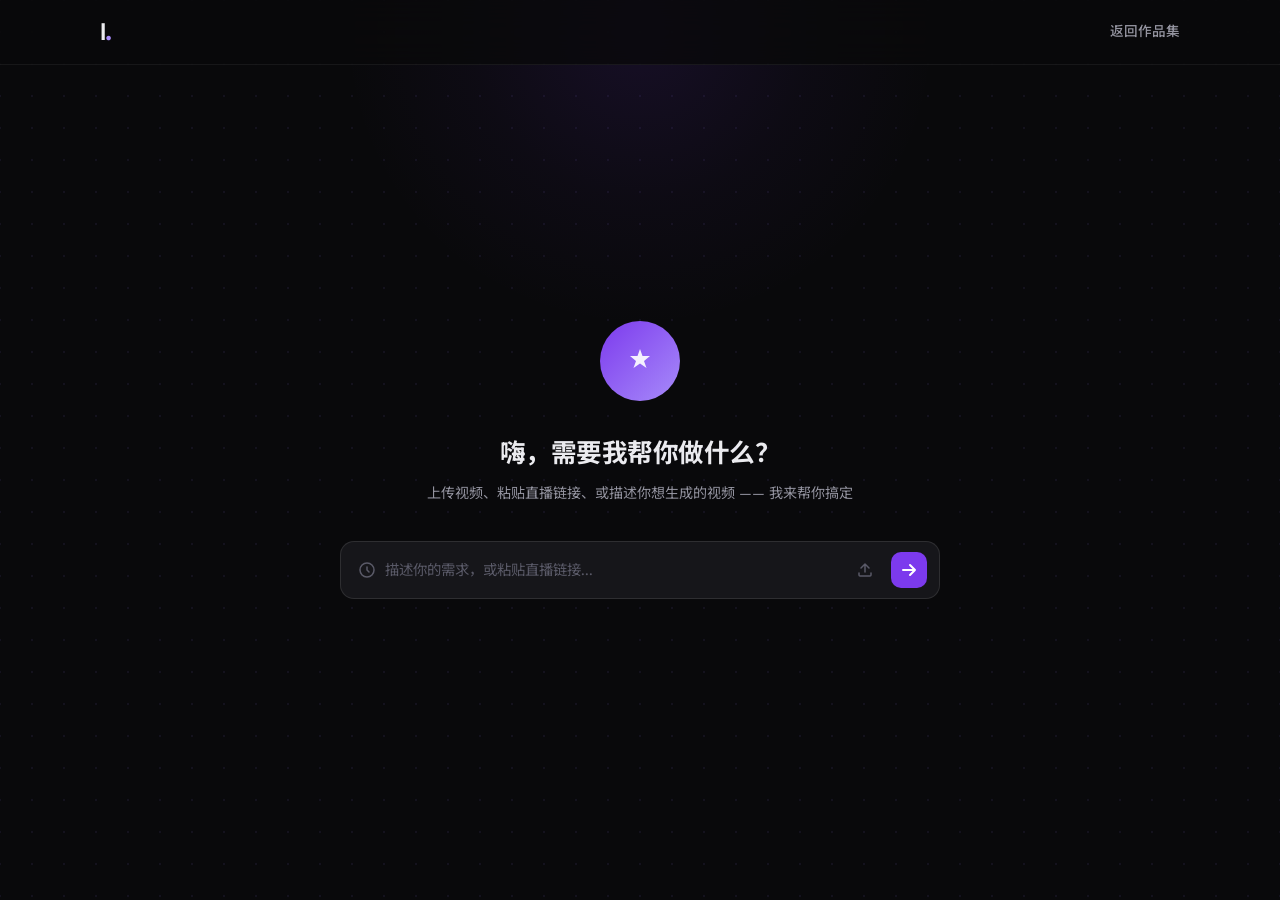
<file: work-agent.html>
<!DOCTYPE html>
<html lang="zh-CN">
<head>
  <meta charset="UTF-8">
  <meta name="viewport" content="width=device-width, initial-scale=1.0">
  <title>云点播 · Agent 设计 — L.D.</title>
  <link rel="stylesheet" href="style.css">
  <link rel="preconnect" href="https://fonts.googleapis.com">
  <link href="https://fonts.googleapis.com/css2?family=Space+Grotesk:wght@400;500;600;700&family=Noto+Sans+SC:wght@300;400;500;700&family=JetBrains+Mono:wght@400&display=swap" rel="stylesheet">
  <style>
    /* ============================================
       Agent 沉浸式演示页 — 专属样式
       ============================================ */

    /* --- Entry 入口 --- */
    .agent-entry {
      min-height: 100vh;
      display: flex;
      align-items: center;
      justify-content: center;
      padding: 80px 24px 60px;
      position: relative;
    }
    .agent-entry-inner {
      max-width: 600px;
      width: 100%;
      display: flex;
      flex-direction: column;
      align-items: center;
      text-align: center;
    }

    /* Agent 动画球 */
    .entry-orb {
      position: relative;
      width: 80px; height: 80px;
      margin-bottom: 32px;
    }
    .orb-center {
      position: absolute;
      inset: 0;
      display: flex;
      align-items: center;
      justify-content: center;
      background: linear-gradient(135deg, var(--accent-2), var(--accent));
      border-radius: 50%;
      z-index: 2;
    }
    .orb-pulse {
      position: absolute;
      inset: -8px;
      border-radius: 50%;
      border: 1.5px solid var(--accent);
      opacity: 0;
      animation: orbPulse 3s ease-out infinite;
    }
    .orb-pulse-2 { animation-delay: 1.5s; }
    @keyframes orbPulse {
      0% { transform: scale(.8); opacity: .6; }
      100% { transform: scale(1.6); opacity: 0; }
    }

    .entry-title {
      font-size: 1.6rem;
      font-weight: 700;
      letter-spacing: -.02em;
      margin-bottom: 8px;
    }
    .entry-hint {
      font-size: .88rem;
      color: var(--text-2);
      margin-bottom: 36px;
      line-height: 1.7;
    }

    /* 智能输入区 */
    .smart-input-wrap {
      width: 100%;
      position: relative;
    }
    .smart-input {
      display: flex;
      align-items: center;
      gap: 8px;
      padding: 10px 12px 10px 16px;
      background: var(--surface);
      border: 1px solid var(--border-2);
      border-radius: 14px;
      transition: border-color .3s, box-shadow .3s;
    }
    .smart-input:focus-within {
      border-color: var(--accent);
      box-shadow: 0 0 0 3px rgba(167,139,250,.1);
    }
    .input-icon {
      color: var(--text-3);
      flex-shrink: 0;
      display: flex;
    }
    .smart-input input {
      flex: 1;
      font-size: .9rem;
      min-width: 0;
    }
    .smart-input input::placeholder { color: var(--text-3); }
    .input-upload-btn, .input-send-btn {
      width: 36px; height: 36px;
      border-radius: 10px;
      display: flex; align-items: center; justify-content: center;
      color: var(--text-3);
      cursor: pointer;
      transition: all .25s;
      flex-shrink: 0;
    }
    .input-upload-btn:hover { color: var(--accent); background: rgba(167,139,250,.08); }
    .input-send-btn {
      background: var(--accent-2);
      color: #fff;
    }
    .input-send-btn:hover { background: var(--accent); }

    /* 拖拽上传遮罩 */
    .drop-overlay {
      display: none;
      position: absolute;
      inset: 0;
      border: 2px dashed var(--accent);
      border-radius: 14px;
      background: rgba(124,58,237,.06);
      align-items: center;
      justify-content: center;
      z-index: 10;
    }
    .drop-overlay.visible { display: flex; }
    .drop-content {
      display: flex;
      flex-direction: column;
      align-items: center;
      gap: 8px;
      color: var(--accent);
      font-size: .85rem;
      font-weight: 500;
    }

    /* ============================================
       沉浸式配置页
       ============================================ */
    .immersive-page {
      display: none;
      position: fixed;
      inset: 0;
      z-index: 200;
      background: var(--bg);
      overflow-y: auto;
      flex-direction: column;
    }
    .immersive-page.active {
      display: flex;
      animation: immersiveIn .5s cubic-bezier(.16,1,.3,1) forwards;
    }
    .immersive-page.leaving {
      animation: immersiveOut .35s ease-in forwards;
    }
    @keyframes immersiveIn {
      from { opacity: 0; transform: scale(.97) translateY(20px); }
      to { opacity: 1; transform: scale(1) translateY(0); }
    }
    @keyframes immersiveOut {
      from { opacity: 1; transform: scale(1); }
      to { opacity: 0; transform: scale(.97) translateY(20px); }
    }

    /* 顶部栏 */
    .imm-topbar {
      display: flex;
      align-items: center;
      justify-content: space-between;
      padding: 16px 32px;
      border-bottom: 1px solid var(--border);
      flex-shrink: 0;
      background: rgba(9,9,11,.85);
      backdrop-filter: blur(16px);
      -webkit-backdrop-filter: blur(16px);
    }
    .imm-back {
      display: inline-flex;
      align-items: center;
      gap: 8px;
      font-size: .82rem;
      font-weight: 500;
      color: var(--text-2);
      cursor: pointer;
      transition: color .25s;
      padding: 6px 12px;
      border-radius: 8px;
    }
    .imm-back:hover { color: var(--accent); background: rgba(167,139,250,.06); }
    .imm-file-info {
      display: flex;
      align-items: center;
      gap: 8px;
      font-size: .82rem;
      color: var(--text-2);
    }
    .imm-file-icon {
      width: 28px; height: 28px;
      border-radius: 6px;
      background: rgba(167,139,250,.1);
      color: var(--accent);
      display: flex; align-items: center; justify-content: center;
    }

    /* 步骤进度条 */
    .step-progress {
      display: flex;
      align-items: center;
      justify-content: center;
      padding: 24px 32px 16px;
      gap: 0;
      flex-shrink: 0;
    }
    .step-node {
      display: flex;
      flex-direction: column;
      align-items: center;
      gap: 6px;
      position: relative;
      min-width: 90px;
    }
    .step-dot {
      width: 32px; height: 32px;
      border-radius: 50%;
      border: 2px solid var(--border-2);
      background: var(--surface);
      display: flex;
      align-items: center;
      justify-content: center;
      font-family: var(--mono);
      font-size: .7rem;
      font-weight: 600;
      color: var(--text-3);
      transition: all .4s var(--ease);
      position: relative;
      z-index: 1;
    }
    .step-node.active .step-dot {
      border-color: var(--accent);
      color: var(--accent);
      box-shadow: 0 0 0 4px rgba(167,139,250,.12);
    }
    .step-node.done .step-dot {
      border-color: #22c55e;
      background: #22c55e;
      color: #fff;
    }
    .step-label {
      font-size: .7rem;
      color: var(--text-3);
      font-weight: 500;
      transition: color .3s;
      white-space: nowrap;
    }
    .step-node.active .step-label { color: var(--accent); }
    .step-node.done .step-label { color: #22c55e; }
    .step-line {
      width: 48px;
      height: 2px;
      background: var(--border-2);
      margin: 0 4px;
      margin-bottom: 22px;
      transition: background .4s;
    }
    .step-line.done { background: #22c55e; }

    /* 对话区域 */
    .chat-area {
      flex: 1;
      display: flex;
      flex-direction: column;
      max-width: 680px;
      width: 100%;
      margin: 0 auto;
      padding: 24px 24px 32px;
      overflow-y: auto;
    }
    .chat-messages {
      flex: 1;
      display: flex;
      flex-direction: column;
      gap: 16px;
    }

    /* 消息气泡 */
    .msg {
      display: flex;
      gap: 12px;
      max-width: 90%;
      animation: msgIn .4s cubic-bezier(.16,1,.3,1) forwards;
    }
    .msg--agent { align-self: flex-start; }
    .msg--user { align-self: flex-end; flex-direction: row-reverse; }

    @keyframes msgIn {
      from { opacity: 0; transform: translateY(12px); }
      to { opacity: 1; transform: translateY(0); }
    }

    .msg-avatar {
      width: 32px; height: 32px;
      border-radius: 50%;
      flex-shrink: 0;
      display: flex;
      align-items: center;
      justify-content: center;
    }
    .msg--agent .msg-avatar {
      background: linear-gradient(135deg, var(--accent-2), var(--accent));
    }
    .msg--user .msg-avatar {
      background: var(--surface-2);
      color: var(--text-2);
      font-size: .72rem;
      font-weight: 600;
    }

    .msg-body {
      display: flex;
      flex-direction: column;
      gap: 4px;
    }
    .msg-bubble {
      padding: 14px 18px;
      border-radius: 16px;
      font-size: .88rem;
      line-height: 1.7;
    }
    .msg--agent .msg-bubble {
      background: var(--surface);
      border: 1px solid var(--border);
      color: var(--text);
      border-top-left-radius: 4px;
    }
    .msg--user .msg-bubble {
      background: linear-gradient(135deg, var(--accent-2), rgba(139,92,246,.85));
      color: #fff;
      border-top-right-radius: 4px;
    }

    /* 选项卡片 */
    .msg-options {
      display: flex;
      flex-wrap: wrap;
      gap: 8px;
      margin-top: 8px;
    }
    .opt-btn {
      padding: 10px 18px;
      background: var(--surface);
      border: 1px solid var(--border-2);
      border-radius: 10px;
      font-size: .82rem;
      font-weight: 500;
      color: var(--text);
      cursor: pointer;
      transition: all .25s;
    }
    .opt-btn:hover {
      border-color: var(--accent);
      color: var(--accent);
      background: rgba(167,139,250,.06);
    }
    .opt-btn.selected {
      border-color: var(--accent);
      background: rgba(167,139,250,.1);
      color: var(--accent);
    }
    .opt-btn:disabled {
      opacity: .4;
      pointer-events: none;
    }

    /* 多选选项卡 */
    .opt-card {
      display: flex;
      align-items: center;
      gap: 12px;
      padding: 14px 18px;
      background: var(--surface);
      border: 1px solid var(--border);
      border-radius: 12px;
      cursor: pointer;
      transition: all .25s;
      width: 100%;
    }
    .opt-card:hover {
      border-color: var(--accent);
      background: rgba(167,139,250,.04);
    }
    .opt-card.selected {
      border-color: var(--accent);
      background: rgba(167,139,250,.08);
    }
    .opt-card-check {
      width: 20px; height: 20px;
      border-radius: 6px;
      border: 2px solid var(--border-2);
      display: flex; align-items: center; justify-content: center;
      flex-shrink: 0;
      transition: all .25s;
    }
    .opt-card.selected .opt-card-check {
      border-color: var(--accent);
      background: var(--accent);
    }
    .opt-card-info h4 {
      font-size: .85rem;
      font-weight: 600;
      margin-bottom: 2px;
    }
    .opt-card-info p {
      font-size: .75rem;
      color: var(--text-3);
      line-height: 1.5;
    }

    /* 打字指示器 */
    .typing-indicator {
      display: flex;
      gap: 4px;
      padding: 14px 18px;
      background: var(--surface);
      border: 1px solid var(--border);
      border-radius: 16px;
      border-top-left-radius: 4px;
      width: fit-content;
    }
    .typing-dot {
      width: 6px; height: 6px;
      border-radius: 50%;
      background: var(--text-3);
      animation: typingBounce 1.2s infinite;
    }
    .typing-dot:nth-child(2) { animation-delay: .2s; }
    .typing-dot:nth-child(3) { animation-delay: .4s; }
    @keyframes typingBounce {
      0%, 60%, 100% { opacity: .3; transform: translateY(0); }
      30% { opacity: 1; transform: translateY(-4px); }
    }

    /* 确认按钮 */
    .confirm-btn {
      display: inline-flex;
      align-items: center;
      gap: 8px;
      padding: 12px 28px;
      background: var(--accent-2);
      color: #fff;
      font-size: .88rem;
      font-weight: 600;
      border-radius: 10px;
      cursor: pointer;
      transition: all .3s;
      margin-top: 8px;
    }
    .confirm-btn:hover {
      background: var(--accent);
      transform: translateY(-1px);
      box-shadow: 0 8px 24px rgba(124,58,237,.25);
    }

    /* 完成画面 */
    .done-card {
      padding: 28px;
      background: rgba(34,197,94,.06);
      border: 1px solid rgba(34,197,94,.2);
      border-radius: 16px;
      margin-top: 8px;
    }
    .done-card h3 {
      font-size: 1rem;
      font-weight: 700;
      color: #22c55e;
      margin-bottom: 12px;
      display: flex;
      align-items: center;
      gap: 8px;
    }
    .done-card-list {
      display: flex;
      flex-direction: column;
      gap: 8px;
    }
    .done-card-row {
      display: flex;
      justify-content: space-between;
      font-size: .82rem;
    }
    .done-card-row span:first-child { color: var(--text-3); }
    .done-card-row span:last-child { color: var(--text); font-weight: 500; }

    /* 项目信息底部 */
    .project-meta-bar {
      padding: 16px 32px;
      border-top: 1px solid var(--border);
      display: flex;
      align-items: center;
      justify-content: center;
      gap: 32px;
      font-size: .72rem;
      color: var(--text-3);
      flex-shrink: 0;
      background: rgba(9,9,11,.5);
    }
    .project-meta-bar span { font-family: var(--mono); }

    /* 入口页退场 */
    .agent-entry.exiting {
      animation: entryExit .4s ease-in forwards;
    }
    @keyframes entryExit {
      to { opacity: 0; transform: scale(.96) translateY(-20px); filter: blur(4px); }
    }

    /* 返回作品集 */
    .back-float {
      position: fixed;
      top: 20px;
      left: 20px;
      z-index: 50;
      display: inline-flex;
      align-items: center;
      gap: 6px;
      padding: 8px 14px;
      font-size: .78rem;
      font-weight: 500;
      color: var(--text-3);
      background: rgba(9,9,11,.7);
      backdrop-filter: blur(12px);
      border: 1px solid var(--border);
      border-radius: 8px;
      cursor: pointer;
      transition: all .25s;
    }
    .back-float:hover { color: var(--accent); border-color: rgba(167,139,250,.3); }

    /* 响应式 */
    @media (max-width: 640px) {
      .agent-entry { padding: 80px 16px 40px; }
      .entry-title { font-size: 1.3rem; }
      .step-progress { padding: 16px 12px 8px; gap: 0; }
      .step-node { min-width: 60px; }
      .step-label { font-size: .6rem; }
      .step-line { width: 24px; }
      .imm-topbar { padding: 12px 16px; }
      .chat-area { padding: 16px 12px 24px; }
      .msg { max-width: 95%; }
    }
  </style>
</head>
<body>

  <!-- 导航 -->
  <header class="header scrolled" id="header">
    <div class="header__inner">
      <a href="index.html" class="logo">I<span class="logo__dot">.</span></a>
      <nav class="nav" id="nav">
        <a href="index.html#work" class="nav__link">返回作品集</a>
      </nav>
    </div>
  </header>

  <!-- Agent 入口界面 -->
  <section class="agent-entry" id="agentEntry">
    <canvas id="gridCanvas"></canvas>
    <div class="hero__glow"></div>
    <div class="agent-entry-inner">
      <!-- Agent 动画球 -->
      <div class="entry-orb">
        <div class="orb-pulse"></div>
        <div class="orb-pulse orb-pulse-2"></div>
        <div class="orb-center">
          <svg width="28" height="28" viewBox="0 0 28 28" fill="none">
            <path d="M14 2L16.5 9H24L18 14L20.5 21L14 16.5L7.5 21L10 14L4 9H11.5L14 2Z" fill="white" fill-opacity="0.9"/>
          </svg>
        </div>
      </div>
      <h2 class="entry-title">嗨，需要我帮你做什么？</h2>
      <p class="entry-hint">上传视频、粘贴直播链接、或描述你想生成的视频 —— 我来帮你搞定</p>

      <!-- 智能输入区 -->
      <div class="smart-input-wrap">
        <div class="smart-input">
          <div class="input-icon">
            <svg width="20" height="20" viewBox="0 0 20 20" fill="none"><circle cx="10" cy="10" r="7" stroke="currentColor" stroke-width="1.5"/><path d="M10 7V10L12 12" stroke="currentColor" stroke-width="1.5" stroke-linecap="round"/></svg>
          </div>
          <input type="text" id="smartInput" placeholder="描述你的需求，或粘贴直播链接..." autocomplete="off">
          <button class="input-upload-btn" id="uploadTrigger" title="上传视频">
            <svg width="18" height="18" viewBox="0 0 18 18" fill="none"><path d="M9 3V11M9 3L13 7M9 3L5 7" stroke="currentColor" stroke-width="1.5" stroke-linecap="round" stroke-linejoin="round"/><path d="M3 12V14C3 14.5523 3.44772 15 4 15H14C14.5523 15 15 14.5523 15 14V12" stroke="currentColor" stroke-width="1.5" stroke-linecap="round"/></svg>
          </button>
          <button class="input-send-btn" id="sendBtn">
            <svg width="18" height="18" viewBox="0 0 18 18" fill="none"><path d="M3 9H15M15 9L10 4M15 9L10 14" stroke="currentColor" stroke-width="2" stroke-linecap="round" stroke-linejoin="round"/></svg>
          </button>
        </div>
        <!-- 拖拽上传遮罩 -->
        <div class="drop-overlay" id="dropOverlay">
          <div class="drop-content">
            <svg width="48" height="48" viewBox="0 0 48 48" fill="none"><path d="M24 8V28M24 8L32 16M24 8L16 16" stroke="currentColor" stroke-width="2.5" stroke-linecap="round" stroke-linejoin="round"/><path d="M8 32V38C8 40.2091 9.79086 42 12 42H36C38.2091 42 40 40.2091 40 38V32" stroke="currentColor" stroke-width="2.5" stroke-linecap="round"/></svg>
            <span>拖入视频文件</span>
          </div>
        </div>
        <input type="file" id="fileInput" accept="video/*" hidden>
      </div>
    </div>
  </section>

  <!-- 沉浸式配置页 -->
  <div class="immersive-page" id="immersivePage">
    <!-- 顶部栏 -->
    <div class="imm-topbar">
      <button class="imm-back" id="immBack">
        <svg width="16" height="16" viewBox="0 0 16 16" fill="none"><path d="M10 12L6 8L10 4" stroke="currentColor" stroke-width="1.5" stroke-linecap="round" stroke-linejoin="round"/></svg>
        返回
      </button>
      <div class="imm-file-info" id="immFileInfo">
        <span class="imm-file-icon">
          <svg width="14" height="14" viewBox="0 0 16 16" fill="none"><path d="M2 3h4l2 2h6v8H2V3z" stroke="currentColor" stroke-width="1.2" stroke-linejoin="round"/></svg>
        </span>
        <span id="immFileName">video.mp4</span>
      </div>
      <div style="width:80px"></div>
    </div>

    <!-- 步骤进度 -->
    <div class="step-progress" id="stepProgress">
      <div class="step-node active" data-step="1">
        <div class="step-dot">1</div>
        <span class="step-label">选择视频</span>
      </div>
      <div class="step-line"></div>
      <div class="step-node" data-step="2">
        <div class="step-dot">2</div>
        <span class="step-label">目标语言</span>
      </div>
      <div class="step-line"></div>
      <div class="step-node" data-step="3">
        <div class="step-dot">3</div>
        <span class="step-label">字幕设置</span>
      </div>
      <div class="step-line"></div>
      <div class="step-node" data-step="4">
        <div class="step-dot">4</div>
        <span class="step-label">配音方案</span>
      </div>
      <div class="step-line"></div>
      <div class="step-node" data-step="5">
        <div class="step-dot">5</div>
        <span class="step-label">确认启动</span>
      </div>
    </div>

    <!-- 对话区域 -->
    <div class="chat-area" id="chatArea">
      <div class="chat-messages" id="chatMessages">
        <!-- 消息由 JS 动态注入 -->
      </div>
    </div>

    <!-- 底部项目信息 -->
    <div class="project-meta-bar">
      <span>项目: 云点播 · Agent 设计</span>
      <span>角色: 交互设计师</span>
      <span>云计算 · 2025</span>
    </div>
  </div>

  <script src="script.js"></script>
  <script>
  (function() {
    'use strict';

    const entry = document.getElementById('agentEntry');
    const page = document.getElementById('immersivePage');
    const header = document.getElementById('header');
    const fileInput = document.getElementById('fileInput');
    const uploadTrigger = document.getElementById('uploadTrigger');
    const sendBtn = document.getElementById('sendBtn');
    const smartInput = document.getElementById('smartInput');
    const dropOverlay = document.getElementById('dropOverlay');
    const chatMessages = document.getElementById('chatMessages');
    const immFileName = document.getElementById('immFileName');
    const immBack = document.getElementById('immBack');

    let currentStep = 0;
    let userChoices = {};

    // === 步骤配置 ===
    const steps = [
      {
        id: 1,
        agent: '视频已收到！我来帮你处理这个视频。接下来我们需要 5 步完成配置，先从目标语言开始——',
        agentFollow: '你希望把视频翻译成什么语言？',
        type: 'select',
        options: [
          { label: '🇬🇧 英语', value: 'en' },
          { label: '🇯🇵 日语', value: 'ja' },
          { label: '🇰🇷 韩语', value: 'ko' },
          { label: '🇪🇸 西班牙语', value: 'es' },
          { label: '🇫🇷 法语', value: 'fr' },
          { label: '🇩🇪 德语', value: 'de' },
        ],
        key: 'language'
      },
      {
        id: 2,
        agent: '好的，{prev}。接下来是字幕设置——',
        agentFollow: '你需要什么样的字幕方案？',
        type: 'cards',
        options: [
          { label: '双语字幕', desc: '原文 + 翻译文同时显示', value: 'dual' },
          { label: '仅翻译字幕', desc: '只显示目标语言', value: 'target-only' },
          { label: '不需要字幕', desc: '仅做配音翻译', value: 'none' },
        ],
        key: 'subtitle'
      },
      {
        id: 3,
        agent: '字幕方案已记录。然后是配音——',
        agentFollow: '选择一个配音方案：',
        type: 'cards',
        options: [
          { label: 'AI 克隆原声', desc: '用 AI 克隆说话人音色，保持原始语调', value: 'clone' },
          { label: '标准 AI 配音', desc: '使用平台标准语音合成', value: 'standard' },
          { label: '保留原声', desc: '不替换配音，仅添加字幕', value: 'keep' },
        ],
        key: 'voice'
      },
      {
        id: 4,
        agent: '很好，所有配置已完成！让我帮你确认一下——',
        type: 'confirm',
        key: 'confirm'
      }
    ];

    const langMap = { en: '英语', ja: '日语', ko: '韩语', es: '西班牙语', fr: '法语', de: '德语' };
    const subtitleMap = { dual: '双语字幕', 'target-only': '仅翻译字幕', none: '不需要字幕' };
    const voiceMap = { clone: 'AI 克隆原声', standard: '标准 AI 配音', keep: '保留原声' };

    // === 上传触发 ===
    uploadTrigger.addEventListener('click', () => fileInput.click());
    fileInput.addEventListener('change', () => {
      if (fileInput.files.length) enterImmersive(fileInput.files[0].name);
    });

    // === 发送按钮 / 回车 ===
    sendBtn.addEventListener('click', handleSend);
    smartInput.addEventListener('keydown', e => { if (e.key === 'Enter') handleSend(); });

    function handleSend() {
      const val = smartInput.value.trim();
      if (!val) { fileInput.click(); return; }
      enterImmersive(val.length > 30 ? val.slice(0, 30) + '...' : val);
    }

    // === 拖拽 ===
    const wrap = document.querySelector('.smart-input-wrap');
    wrap.addEventListener('dragover', e => { e.preventDefault(); dropOverlay.classList.add('visible'); });
    wrap.addEventListener('dragleave', () => dropOverlay.classList.remove('visible'));
    wrap.addEventListener('drop', e => {
      e.preventDefault();
      dropOverlay.classList.remove('visible');
      if (e.dataTransfer.files.length) enterImmersive(e.dataTransfer.files[0].name);
    });

    // === 进入沉浸模式 ===
    function enterImmersive(fileName) {
      immFileName.textContent = fileName;
      // 隐藏导航
      header.style.transition = 'opacity .3s, transform .3s';
      header.style.opacity = '0';
      header.style.transform = 'translateY(-20px)';

      // 入口退场
      entry.classList.add('exiting');

      setTimeout(() => {
        entry.style.display = 'none';
        header.style.display = 'none';
        page.classList.add('active');

        // 设置步骤 1 为完成（已选视频）
        updateStepProgress(1, true);

        // 启动对话
        currentStep = 0;
        userChoices = { fileName };
        startStep(0);
      }, 400);
    }

    // === 返回 ===
    immBack.addEventListener('click', () => {
      page.classList.add('leaving');
      setTimeout(() => {
        page.classList.remove('active', 'leaving');
        chatMessages.innerHTML = '';
        currentStep = 0;
        userChoices = {};
        resetStepProgress();

        entry.style.display = '';
        entry.classList.remove('exiting');
        header.style.display = '';
        setTimeout(() => {
          header.style.opacity = '1';
          header.style.transform = 'translateY(0)';
        }, 50);
      }, 350);
    });

    // === 步骤进度 ===
    function updateStepProgress(stepNum, done) {
      const nodes = document.querySelectorAll('.step-node');
      const lines = document.querySelectorAll('.step-line');
      nodes.forEach(n => {
        const s = parseInt(n.dataset.step);
        n.classList.remove('active', 'done');
        if (s < stepNum || (s === stepNum && done)) {
          n.classList.add('done');
          n.querySelector('.step-dot').innerHTML = '<svg width="14" height="14" viewBox="0 0 16 16" fill="none"><path d="M3 8l4 4 6-8" stroke="white" stroke-width="2" stroke-linecap="round" stroke-linejoin="round"/></svg>';
        } else if (s === stepNum && !done) {
          n.classList.add('active');
        }
      });
      lines.forEach((l, i) => {
        l.classList.toggle('done', i < stepNum - (done ? 0 : 1));
      });
    }

    function resetStepProgress() {
      document.querySelectorAll('.step-node').forEach((n, i) => {
        n.classList.remove('active', 'done');
        if (i === 0) n.classList.add('active');
        n.querySelector('.step-dot').textContent = i + 1;
      });
      document.querySelectorAll('.step-line').forEach(l => l.classList.remove('done'));
    }

    // === 对话逻辑 ===
    function startStep(idx) {
      if (idx >= steps.length) return;
      const step = steps[idx];
      currentStep = idx;

      // Agent 打字中
      showTyping();
      setTimeout(() => {
        removeTyping();
        // 替换模板
        let text = step.agent;
        if (text.includes('{prev}')) {
          const prevKey = steps[idx - 1]?.key;
          const val = userChoices[prevKey];
          if (prevKey === 'language') text = text.replace('{prev}', '已选择翻译为' + langMap[val]);
          else if (prevKey === 'subtitle') text = text.replace('{prev}', subtitleMap[val]);
          else if (prevKey === 'voice') text = text.replace('{prev}', voiceMap[val]);
        }
        addAgentMsg(text);

        if (step.agentFollow) {
          setTimeout(() => {
            showTyping();
            setTimeout(() => {
              removeTyping();
              addAgentMsg(step.agentFollow);
              setTimeout(() => renderOptions(step), 300);
            }, 600);
          }, 400);
        } else if (step.type === 'confirm') {
          setTimeout(() => renderConfirm(), 500);
        }
      }, 800 + Math.random() * 400);
    }

    function renderOptions(step) {
      const wrap = document.createElement('div');
      wrap.className = 'msg msg--agent';
      wrap.innerHTML = '<div class="msg-avatar"><svg width="16" height="16" viewBox="0 0 28 28" fill="none"><path d="M14 2L16.5 9H24L18 14L20.5 21L14 16.5L7.5 21L10 14L4 9H11.5L14 2Z" fill="white" fill-opacity="0.9"/></svg></div>';

      const body = document.createElement('div');
      body.className = 'msg-body';

      if (step.type === 'select') {
        const opts = document.createElement('div');
        opts.className = 'msg-options';
        step.options.forEach(opt => {
          const btn = document.createElement('button');
          btn.className = 'opt-btn';
          btn.textContent = opt.label;
          btn.addEventListener('click', () => {
            opts.querySelectorAll('.opt-btn').forEach(b => { b.classList.remove('selected'); b.disabled = true; });
            btn.classList.add('selected');
            userChoices[step.key] = opt.value;
            addUserMsg(opt.label);
            updateStepProgress(step.id + 1, false);
            setTimeout(() => startStep(currentStep + 1), 500);
          });
          opts.appendChild(btn);
        });
        body.appendChild(opts);
      } else if (step.type === 'cards') {
        const opts = document.createElement('div');
        opts.className = 'msg-options';
        opts.style.flexDirection = 'column';
        step.options.forEach(opt => {
          const card = document.createElement('div');
          card.className = 'opt-card';
          card.innerHTML = `
            <div class="opt-card-check"><svg width="12" height="12" viewBox="0 0 16 16" fill="none"><path d="M3 8l4 4 6-8" stroke="white" stroke-width="2" stroke-linecap="round" stroke-linejoin="round"/></svg></div>
            <div class="opt-card-info"><h4>${opt.label}</h4><p>${opt.desc}</p></div>
          `;
          card.addEventListener('click', () => {
            opts.querySelectorAll('.opt-card').forEach(c => { c.classList.remove('selected'); c.style.pointerEvents = 'none'; });
            card.classList.add('selected');
            userChoices[step.key] = opt.value;
            addUserMsg(opt.label);
            updateStepProgress(step.id + 1, false);
            setTimeout(() => startStep(currentStep + 1), 500);
          });
          opts.appendChild(card);
        });
        body.appendChild(opts);
      }

      wrap.appendChild(body);
      chatMessages.appendChild(wrap);
      scrollChat();
    }

    function renderConfirm() {
      const wrap = document.createElement('div');
      wrap.className = 'msg msg--agent';
      wrap.innerHTML = '<div class="msg-avatar"><svg width="16" height="16" viewBox="0 0 28 28" fill="none"><path d="M14 2L16.5 9H24L18 14L20.5 21L14 16.5L7.5 21L10 14L4 9H11.5L14 2Z" fill="white" fill-opacity="0.9"/></svg></div>';

      const body = document.createElement('div');
      body.className = 'msg-body';

      const card = document.createElement('div');
      card.className = 'done-card';
      card.innerHTML = `
        <h3>
          <svg width="18" height="18" viewBox="0 0 24 24" fill="none"><circle cx="12" cy="12" r="10" stroke="#22c55e" stroke-width="1.5"/><path d="M8 12l3 3 5-6" stroke="#22c55e" stroke-width="1.5" stroke-linecap="round" stroke-linejoin="round"/></svg>
          配置总览
        </h3>
        <div class="done-card-list">
          <div class="done-card-row"><span>视频文件</span><span>${userChoices.fileName || '-'}</span></div>
          <div class="done-card-row"><span>目标语言</span><span>${langMap[userChoices.language] || '-'}</span></div>
          <div class="done-card-row"><span>字幕方案</span><span>${subtitleMap[userChoices.subtitle] || '-'}</span></div>
          <div class="done-card-row"><span>配音方案</span><span>${voiceMap[userChoices.voice] || '-'}</span></div>
        </div>
      `;
      body.appendChild(card);

      const btn = document.createElement('button');
      btn.className = 'confirm-btn';
      btn.innerHTML = '开始处理 <svg width="16" height="16" viewBox="0 0 16 16" fill="none"><path d="M3 8h10M8 3l5 5-5 5" stroke="currentColor" stroke-width="1.5" stroke-linecap="round" stroke-linejoin="round"/></svg>';
      btn.addEventListener('click', () => {
        btn.disabled = true;
        btn.textContent = '处理中...';
        userChoices.confirm = true;
        addUserMsg('确认启动');
        updateStepProgress(5, true);

        setTimeout(() => {
          showTyping();
          setTimeout(() => {
            removeTyping();
            addAgentMsg('任务已提交！视频正在处理中，预计 3-5 分钟完成。你可以在任务列表中查看进度。');
          }, 1000);
        }, 500);
      });
      body.appendChild(btn);

      wrap.appendChild(body);
      chatMessages.appendChild(wrap);
      scrollChat();
    }

    // === 消息工具 ===
    function addAgentMsg(text) {
      const msg = document.createElement('div');
      msg.className = 'msg msg--agent';
      msg.innerHTML = `
        <div class="msg-avatar">
          <svg width="16" height="16" viewBox="0 0 28 28" fill="none"><path d="M14 2L16.5 9H24L18 14L20.5 21L14 16.5L7.5 21L10 14L4 9H11.5L14 2Z" fill="white" fill-opacity="0.9"/></svg>
        </div>
        <div class="msg-body">
          <div class="msg-bubble">${text}</div>
        </div>
      `;
      chatMessages.appendChild(msg);
      scrollChat();
    }

    function addUserMsg(text) {
      const msg = document.createElement('div');
      msg.className = 'msg msg--user';
      msg.innerHTML = `
        <div class="msg-avatar">U</div>
        <div class="msg-body">
          <div class="msg-bubble">${text}</div>
        </div>
      `;
      chatMessages.appendChild(msg);
      scrollChat();
    }

    function showTyping() {
      const el = document.createElement('div');
      el.className = 'msg msg--agent';
      el.id = 'typingMsg';
      el.innerHTML = `
        <div class="msg-avatar">
          <svg width="16" height="16" viewBox="0 0 28 28" fill="none"><path d="M14 2L16.5 9H24L18 14L20.5 21L14 16.5L7.5 21L10 14L4 9H11.5L14 2Z" fill="white" fill-opacity="0.9"/></svg>
        </div>
        <div class="msg-body">
          <div class="typing-indicator"><span class="typing-dot"></span><span class="typing-dot"></span><span class="typing-dot"></span></div>
        </div>
      `;
      chatMessages.appendChild(el);
      scrollChat();
    }

    function removeTyping() {
      const el = document.getElementById('typingMsg');
      if (el) el.remove();
    }

    function scrollChat() {
      const area = document.getElementById('chatArea');
      requestAnimationFrame(() => area.scrollTop = area.scrollHeight);
    }

  })();
  </script>
</body>
</html>
</file>
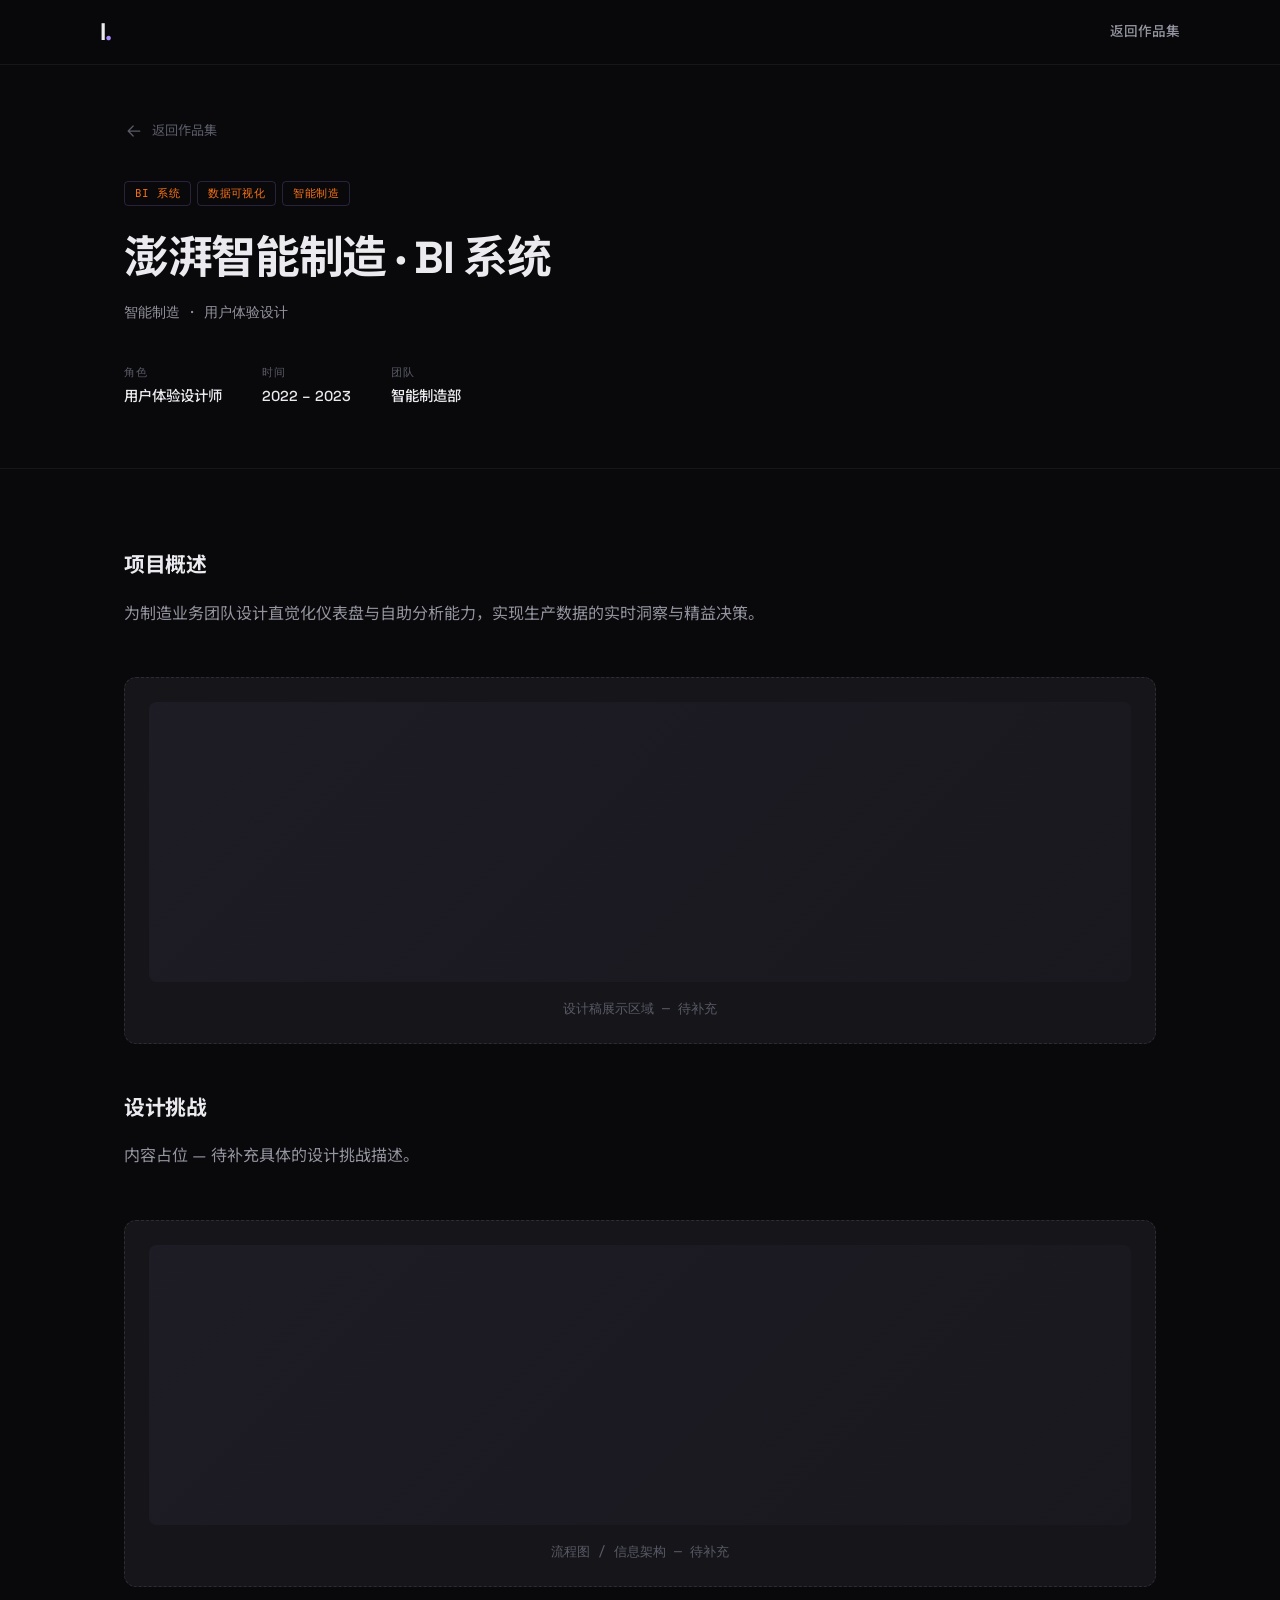
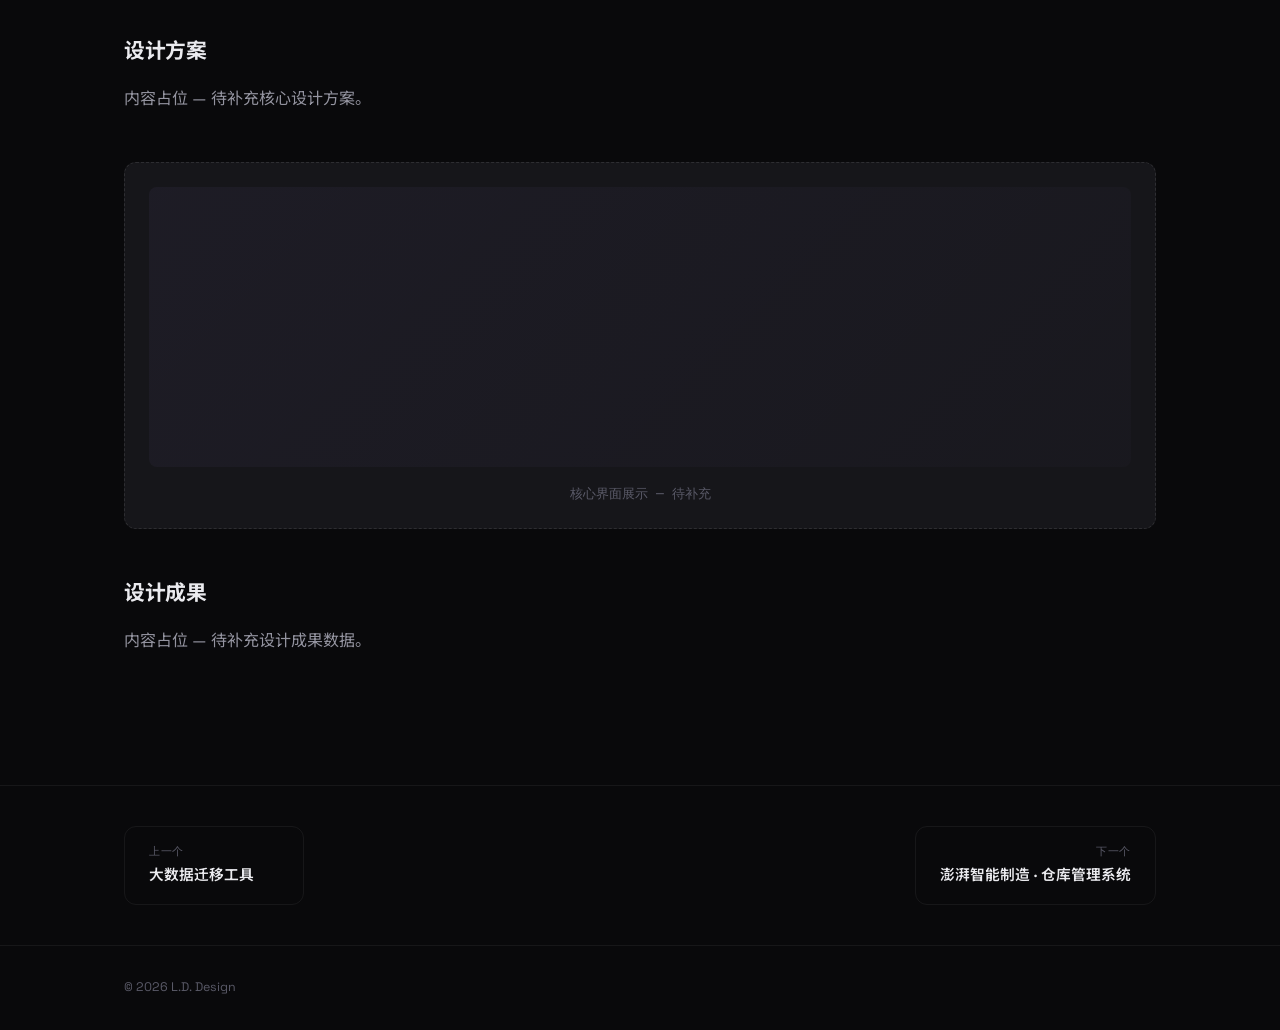
<file: work-bi.html>
<!DOCTYPE html>
<html lang="zh-CN">
<head>
  <meta charset="UTF-8">
  <meta name="viewport" content="width=device-width, initial-scale=1.0">
  <title>智能制造 · BI 系统 — L.D.</title>
  <link rel="stylesheet" href="style.css">
  <link rel="preconnect" href="https://fonts.googleapis.com">
  <link href="https://fonts.googleapis.com/css2?family=Space+Grotesk:wght@400;500;600;700&family=Noto+Sans+SC:wght@300;400;500;700&family=JetBrains+Mono:wght@400&display=swap" rel="stylesheet">
</head>
<body>

  <header class="header scrolled" id="header">
    <div class="header__inner">
      <a href="index.html" class="logo">I<span class="logo__dot">.</span></a>
      <nav class="nav" id="nav">
        <a href="index.html#work" class="nav__link">返回作品集</a>
      </nav>
    </div>
  </header>

  <section class="detail-hero" style="--accent:#f97316">
    <div class="container">
      <a href="index.html#work" class="detail-back">
        <svg width="20" height="20" viewBox="0 0 24 24" fill="none"><path d="M19 12H5M5 12l6-6M5 12l6 6" stroke="currentColor" stroke-width="1.5" stroke-linecap="round" stroke-linejoin="round"/></svg>
        <span>返回作品集</span>
      </a>
      <div class="detail-hero__head">
        <div class="detail-hero__tags"><span>BI 系统</span><span>数据可视化</span><span>智能制造</span></div>
        <h1 class="detail-hero__title">澎湃智能制造 · BI 系统</h1>
        <p class="detail-hero__subtitle">智能制造 · 用户体验设计</p>
      </div>
      <div class="detail-hero__meta">
        <div class="detail-meta"><span class="detail-meta__label">角色</span><span>用户体验设计师</span></div>
        <div class="detail-meta"><span class="detail-meta__label">时间</span><span>2022 – 2023</span></div>
        <div class="detail-meta"><span class="detail-meta__label">团队</span><span>智能制造部</span></div>
      </div>
    </div>
  </section>

  <section class="detail-body">
    <div class="container">
      <div class="detail-section">
        <h2>项目概述</h2>
        <p>为制造业务团队设计直觉化仪表盘与自助分析能力，实现生产数据的实时洞察与精益决策。</p>
      </div>

      <div class="detail-placeholder">
        <div class="detail-placeholder__img"></div>
        <span>设计稿展示区域 — 待补充</span>
      </div>

      <div class="detail-section">
        <h2>设计挑战</h2>
        <p>内容占位 — 待补充具体的设计挑战描述。</p>
      </div>

      <div class="detail-placeholder">
        <div class="detail-placeholder__img"></div>
        <span>流程图 / 信息架构 — 待补充</span>
      </div>

      <div class="detail-section">
        <h2>设计方案</h2>
        <p>内容占位 — 待补充核心设计方案。</p>
      </div>

      <div class="detail-placeholder">
        <div class="detail-placeholder__img"></div>
        <span>核心界面展示 — 待补充</span>
      </div>

      <div class="detail-section">
        <h2>设计成果</h2>
        <p>内容占位 — 待补充设计成果数据。</p>
      </div>
    </div>
  </section>

  <section class="detail-nav">
    <div class="container detail-nav__inner">
      <a href="work-migrate.html" class="detail-nav__link detail-nav__link--back">
        <span class="detail-nav__dir">上一个</span>
        <span class="detail-nav__name">大数据迁移工具</span>
      </a>
      <a href="work-wms.html" class="detail-nav__link detail-nav__link--next">
        <span class="detail-nav__dir">下一个</span>
        <span class="detail-nav__name">澎湃智能制造 · 仓库管理系统</span>
      </a>
    </div>
  </section>

  <footer class="footer">
    <div class="container footer__inner">
      <span class="footer__copy">&copy; 2026 L.D. Design</span>
    </div>
  </footer>

</body>
</html>
</file>
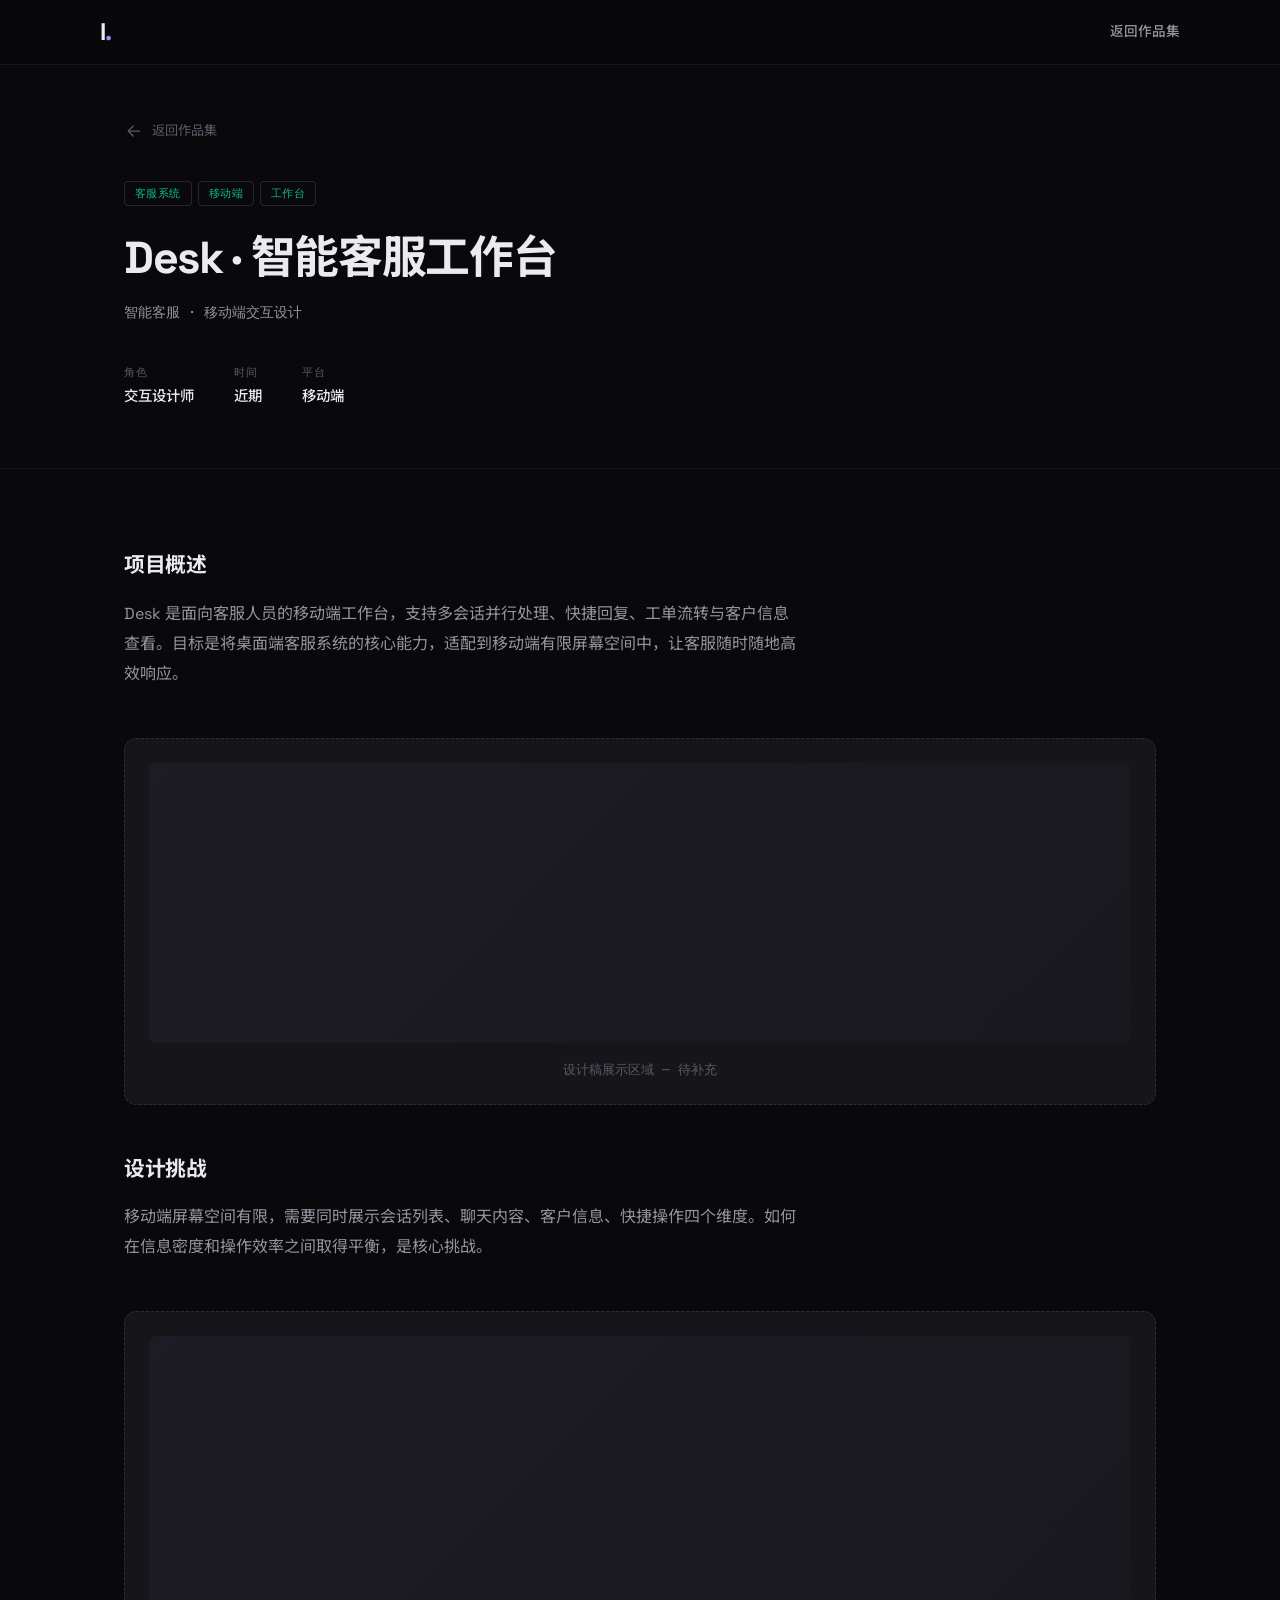
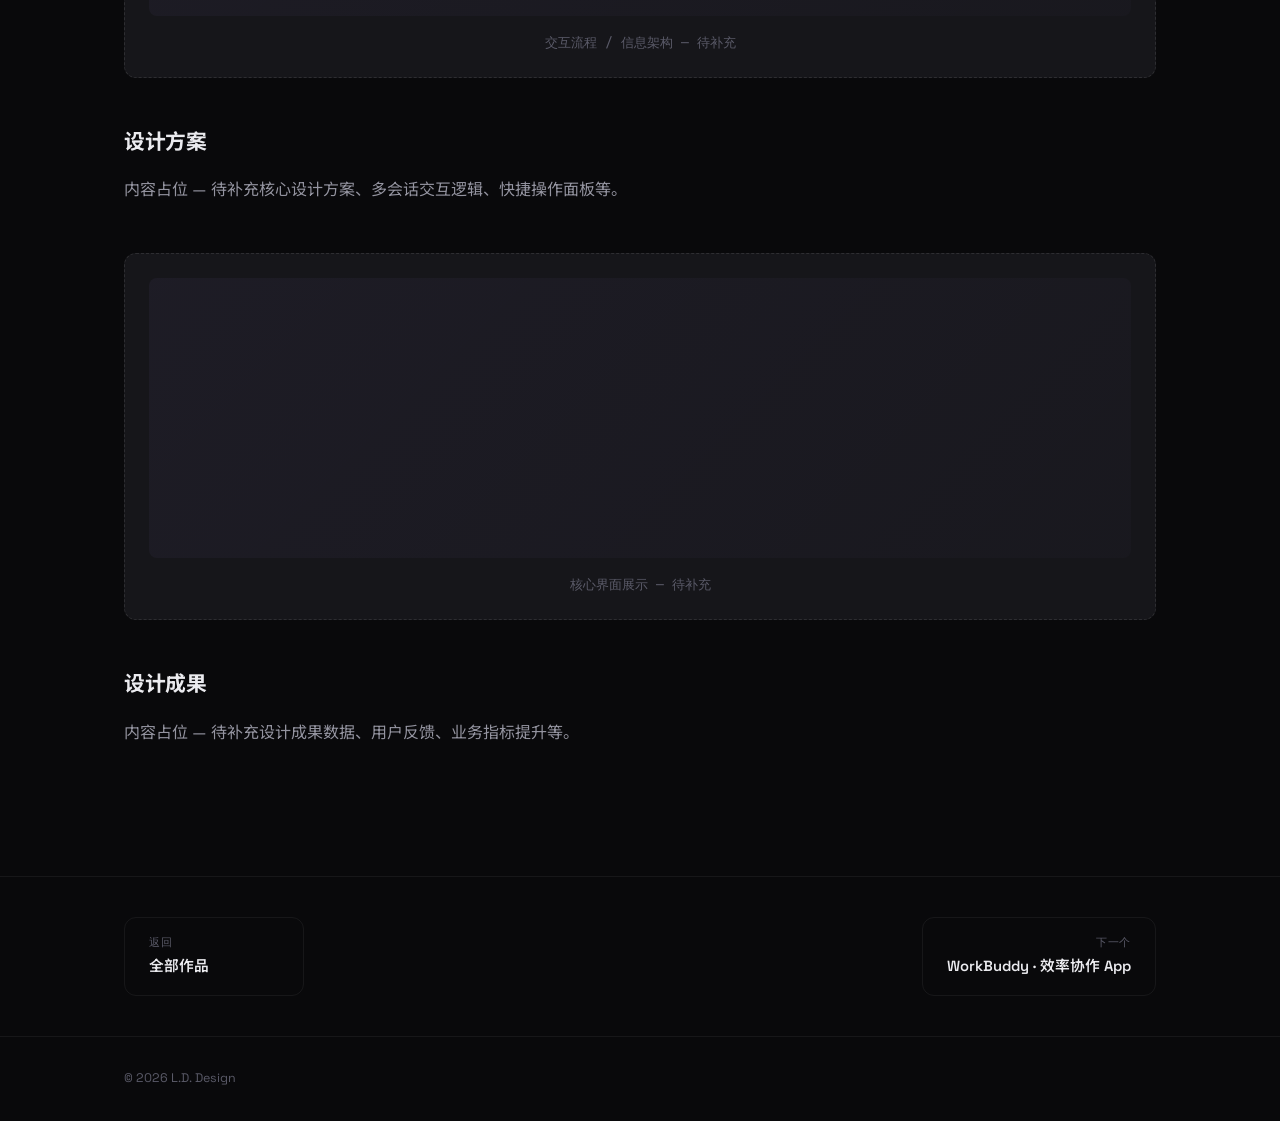
<file: work-desk.html>
<!DOCTYPE html>
<html lang="zh-CN">
<head>
  <meta charset="UTF-8">
  <meta name="viewport" content="width=device-width, initial-scale=1.0">
  <title>Desk · 智能客服工作台 — L.D.</title>
  <link rel="stylesheet" href="style.css">
  <link rel="preconnect" href="https://fonts.googleapis.com">
  <link href="https://fonts.googleapis.com/css2?family=Space+Grotesk:wght@400;500;600;700&family=Noto+Sans+SC:wght@300;400;500;700&family=JetBrains+Mono:wght@400&display=swap" rel="stylesheet">
</head>
<body>

  <header class="header scrolled" id="header">
    <div class="header__inner">
      <a href="index.html" class="logo">I<span class="logo__dot">.</span></a>
      <nav class="nav" id="nav">
        <a href="index.html#work" class="nav__link">返回作品集</a>
      </nav>
    </div>
  </header>

  <section class="detail-hero" style="--accent:#10b981">
    <div class="container">
      <a href="index.html#work" class="detail-back">
        <svg width="20" height="20" viewBox="0 0 24 24" fill="none"><path d="M19 12H5M5 12l6-6M5 12l6 6" stroke="currentColor" stroke-width="1.5" stroke-linecap="round" stroke-linejoin="round"/></svg>
        <span>返回作品集</span>
      </a>
      <div class="detail-hero__head">
        <div class="detail-hero__tags"><span>客服系统</span><span>移动端</span><span>工作台</span></div>
        <h1 class="detail-hero__title">Desk · 智能客服工作台</h1>
        <p class="detail-hero__subtitle">智能客服 · 移动端交互设计</p>
      </div>
      <div class="detail-hero__meta">
        <div class="detail-meta"><span class="detail-meta__label">角色</span><span>交互设计师</span></div>
        <div class="detail-meta"><span class="detail-meta__label">时间</span><span>近期</span></div>
        <div class="detail-meta"><span class="detail-meta__label">平台</span><span>移动端</span></div>
      </div>
    </div>
  </section>

  <section class="detail-body">
    <div class="container">
      <div class="detail-section">
        <h2>项目概述</h2>
        <p>Desk 是面向客服人员的移动端工作台，支持多会话并行处理、快捷回复、工单流转与客户信息查看。目标是将桌面端客服系统的核心能力，适配到移动端有限屏幕空间中，让客服随时随地高效响应。</p>
      </div>

      <div class="detail-placeholder">
        <div class="detail-placeholder__img"></div>
        <span>设计稿展示区域 — 待补充</span>
      </div>

      <div class="detail-section">
        <h2>设计挑战</h2>
        <p>移动端屏幕空间有限，需要同时展示会话列表、聊天内容、客户信息、快捷操作四个维度。如何在信息密度和操作效率之间取得平衡，是核心挑战。</p>
      </div>

      <div class="detail-placeholder">
        <div class="detail-placeholder__img"></div>
        <span>交互流程 / 信息架构 — 待补充</span>
      </div>

      <div class="detail-section">
        <h2>设计方案</h2>
        <p>内容占位 — 待补充核心设计方案、多会话交互逻辑、快捷操作面板等。</p>
      </div>

      <div class="detail-placeholder">
        <div class="detail-placeholder__img"></div>
        <span>核心界面展示 — 待补充</span>
      </div>

      <div class="detail-section">
        <h2>设计成果</h2>
        <p>内容占位 — 待补充设计成果数据、用户反馈、业务指标提升等。</p>
      </div>
    </div>
  </section>

  <section class="detail-nav">
    <div class="container detail-nav__inner">
      <a href="index.html#work" class="detail-nav__link detail-nav__link--back">
        <span class="detail-nav__dir">返回</span>
        <span class="detail-nav__name">全部作品</span>
      </a>
      <a href="work-workbuddy.html" class="detail-nav__link detail-nav__link--next">
        <span class="detail-nav__dir">下一个</span>
        <span class="detail-nav__name">WorkBuddy · 效率协作 App</span>
      </a>
    </div>
  </section>

  <footer class="footer">
    <div class="container footer__inner">
      <span class="footer__copy">&copy; 2026 L.D. Design</span>
    </div>
  </footer>

</body>
</html>
</file>
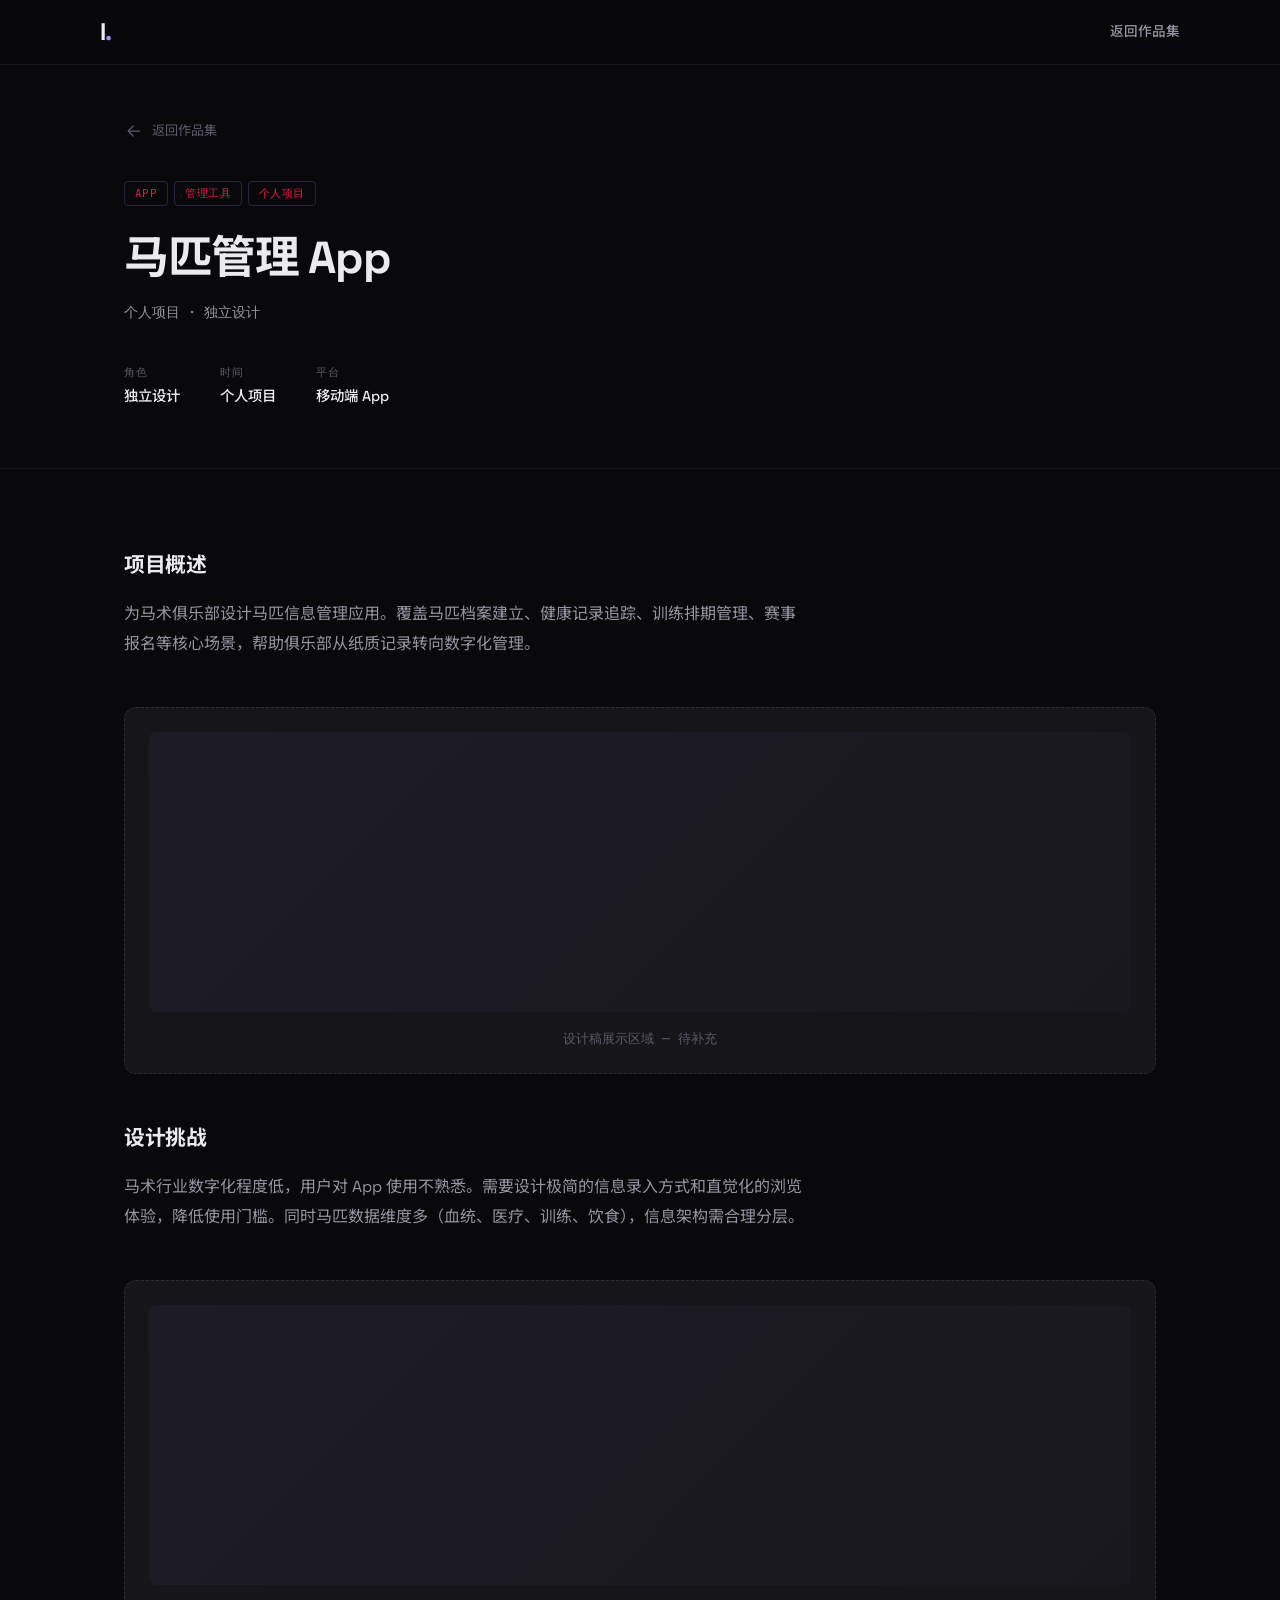
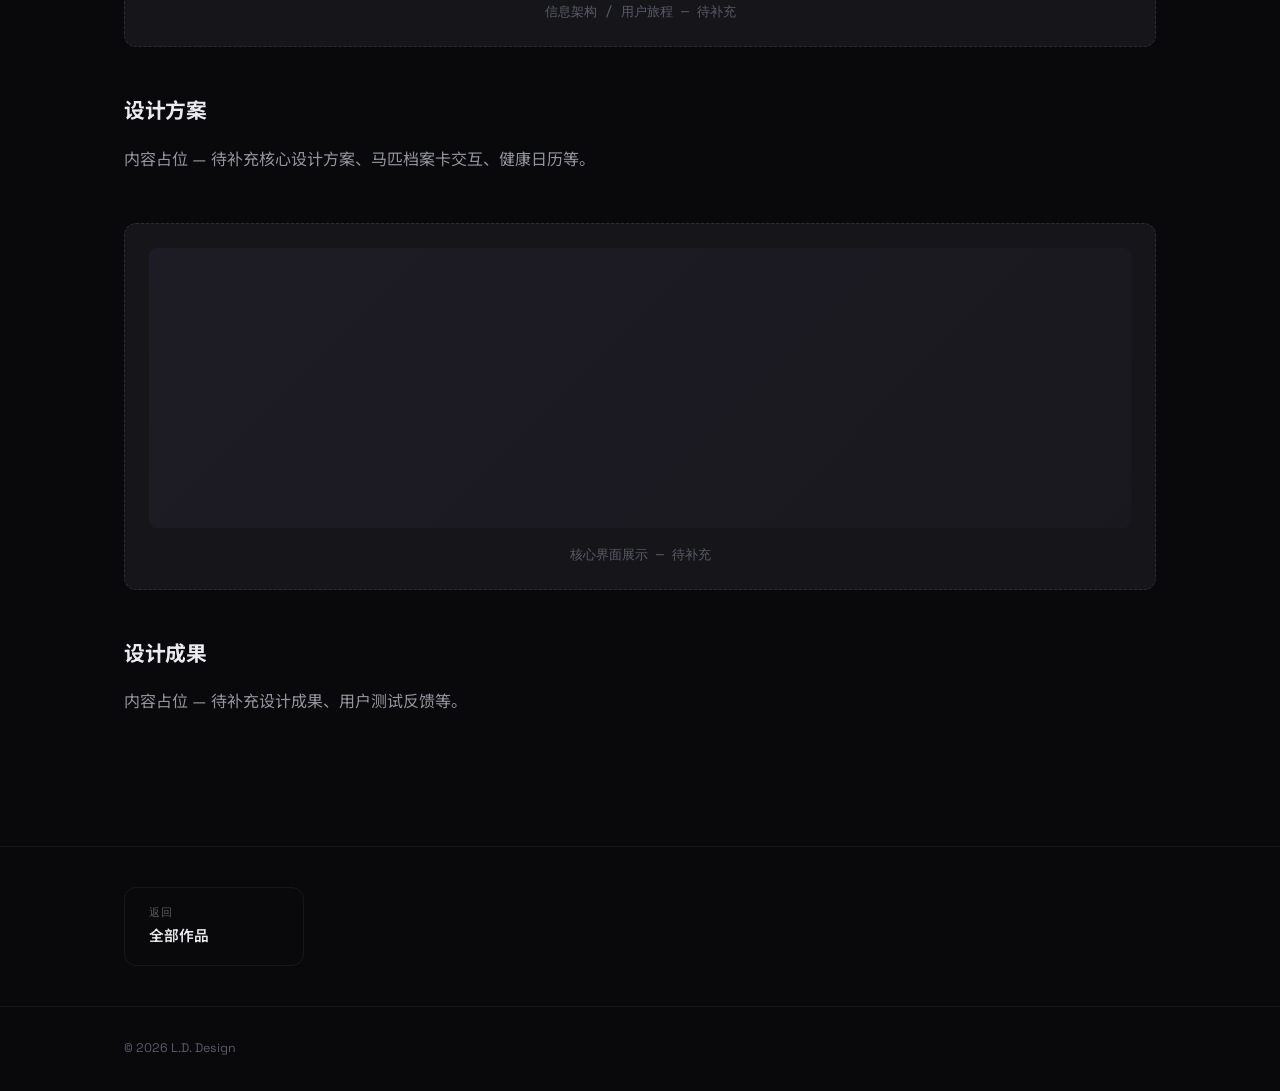
<file: work-horse.html>
<!DOCTYPE html>
<html lang="zh-CN">
<head>
  <meta charset="UTF-8">
  <meta name="viewport" content="width=device-width, initial-scale=1.0">
  <title>马匹管理 App — L.D.</title>
  <link rel="stylesheet" href="style.css">
  <link rel="preconnect" href="https://fonts.googleapis.com">
  <link href="https://fonts.googleapis.com/css2?family=Space+Grotesk:wght@400;500;600;700&family=Noto+Sans+SC:wght@300;400;500;700&family=JetBrains+Mono:wght@400&display=swap" rel="stylesheet">
</head>
<body>

  <header class="header scrolled" id="header">
    <div class="header__inner">
      <a href="index.html" class="logo">I<span class="logo__dot">.</span></a>
      <nav class="nav" id="nav">
        <a href="index.html#work" class="nav__link">返回作品集</a>
      </nav>
    </div>
  </header>

  <section class="detail-hero" style="--accent:#e11d48">
    <div class="container">
      <a href="index.html#work" class="detail-back">
        <svg width="20" height="20" viewBox="0 0 24 24" fill="none"><path d="M19 12H5M5 12l6-6M5 12l6 6" stroke="currentColor" stroke-width="1.5" stroke-linecap="round" stroke-linejoin="round"/></svg>
        <span>返回作品集</span>
      </a>
      <div class="detail-hero__head">
        <div class="detail-hero__tags"><span>App</span><span>管理工具</span><span>个人项目</span></div>
        <h1 class="detail-hero__title">马匹管理 App</h1>
        <p class="detail-hero__subtitle">个人项目 · 独立设计</p>
      </div>
      <div class="detail-hero__meta">
        <div class="detail-meta"><span class="detail-meta__label">角色</span><span>独立设计</span></div>
        <div class="detail-meta"><span class="detail-meta__label">时间</span><span>个人项目</span></div>
        <div class="detail-meta"><span class="detail-meta__label">平台</span><span>移动端 App</span></div>
      </div>
    </div>
  </section>

  <section class="detail-body">
    <div class="container">
      <div class="detail-section">
        <h2>项目概述</h2>
        <p>为马术俱乐部设计马匹信息管理应用。覆盖马匹档案建立、健康记录追踪、训练排期管理、赛事报名等核心场景，帮助俱乐部从纸质记录转向数字化管理。</p>
      </div>

      <div class="detail-placeholder">
        <div class="detail-placeholder__img"></div>
        <span>设计稿展示区域 — 待补充</span>
      </div>

      <div class="detail-section">
        <h2>设计挑战</h2>
        <p>马术行业数字化程度低，用户对 App 使用不熟悉。需要设计极简的信息录入方式和直觉化的浏览体验，降低使用门槛。同时马匹数据维度多（血统、医疗、训练、饮食），信息架构需合理分层。</p>
      </div>

      <div class="detail-placeholder">
        <div class="detail-placeholder__img"></div>
        <span>信息架构 / 用户旅程 — 待补充</span>
      </div>

      <div class="detail-section">
        <h2>设计方案</h2>
        <p>内容占位 — 待补充核心设计方案、马匹档案卡交互、健康日历等。</p>
      </div>

      <div class="detail-placeholder">
        <div class="detail-placeholder__img"></div>
        <span>核心界面展示 — 待补充</span>
      </div>

      <div class="detail-section">
        <h2>设计成果</h2>
        <p>内容占位 — 待补充设计成果、用户测试反馈等。</p>
      </div>
    </div>
  </section>

  <section class="detail-nav">
    <div class="container detail-nav__inner">
      <a href="index.html#work" class="detail-nav__link detail-nav__link--back">
        <span class="detail-nav__dir">返回</span>
        <span class="detail-nav__name">全部作品</span>
      </a>
    </div>
  </section>

  <footer class="footer">
    <div class="container footer__inner">
      <span class="footer__copy">&copy; 2026 L.D. Design</span>
    </div>
  </footer>

</body>
</html>
</file>
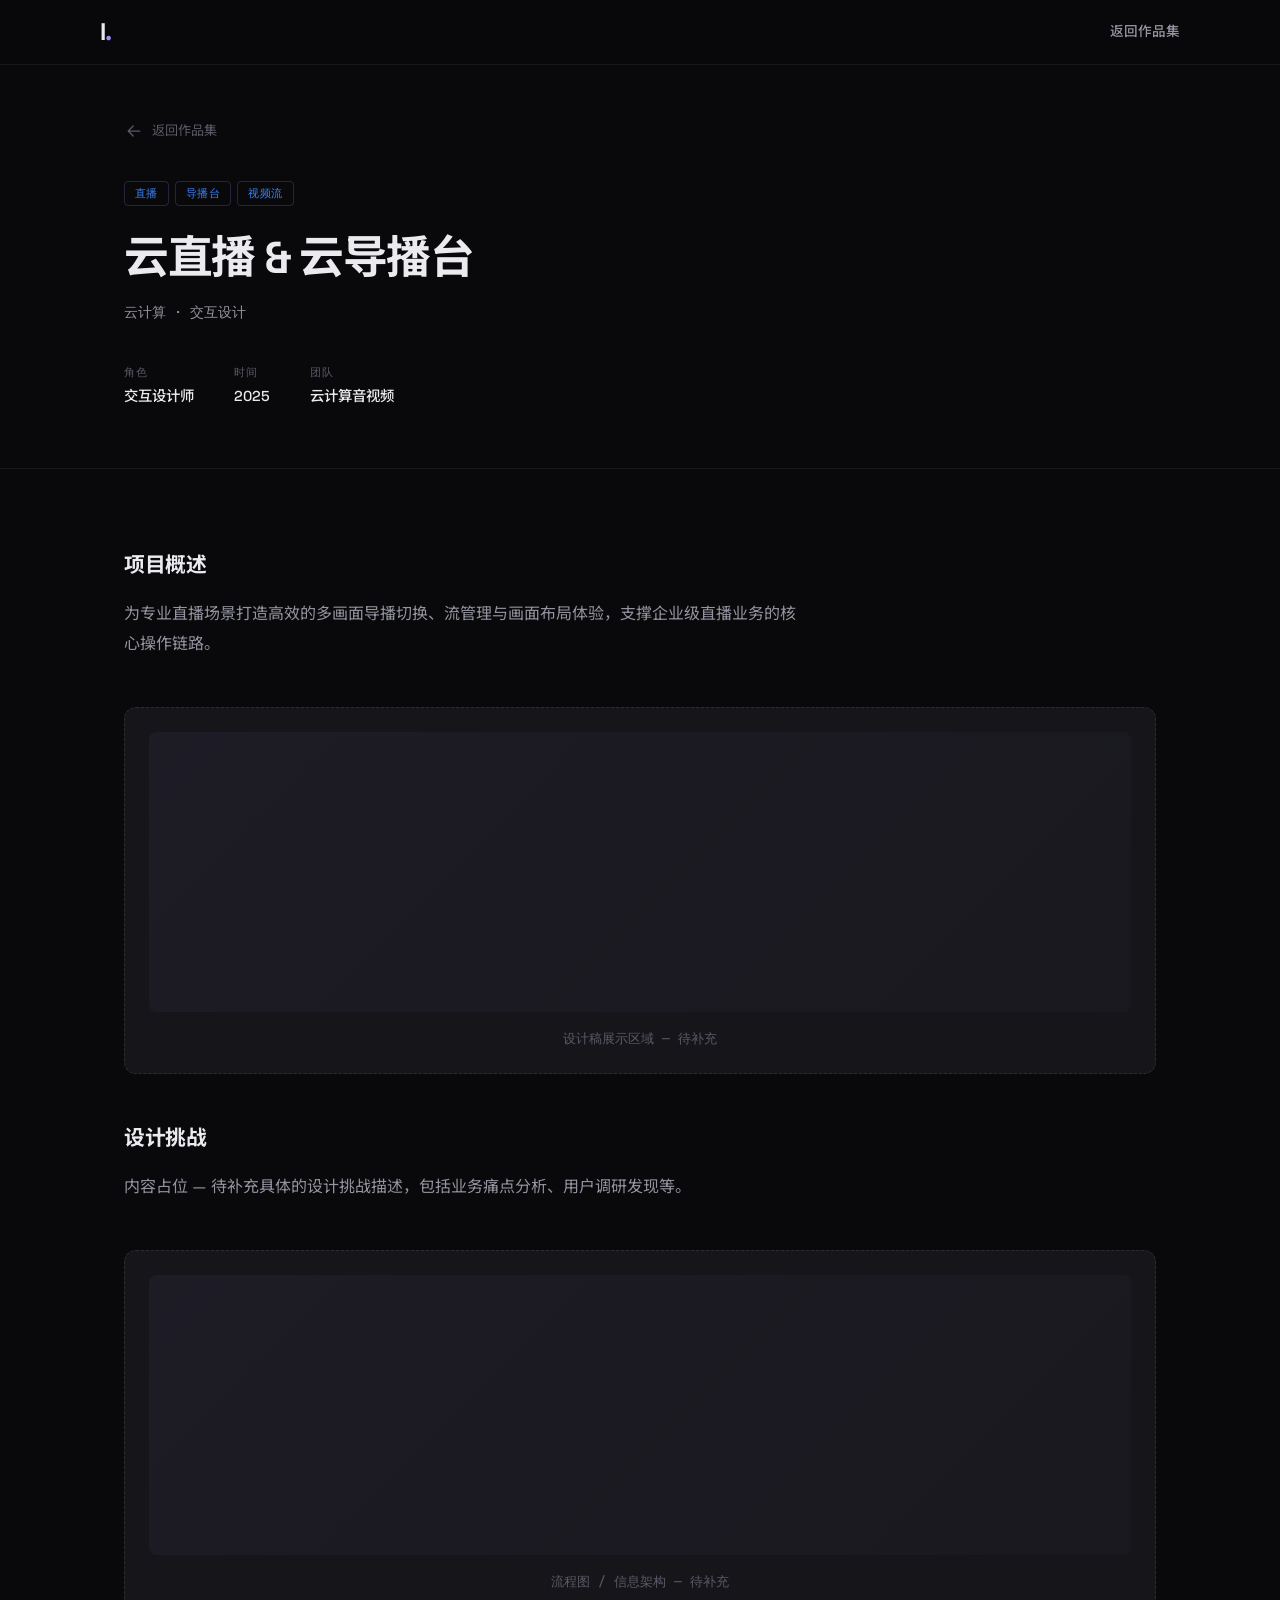
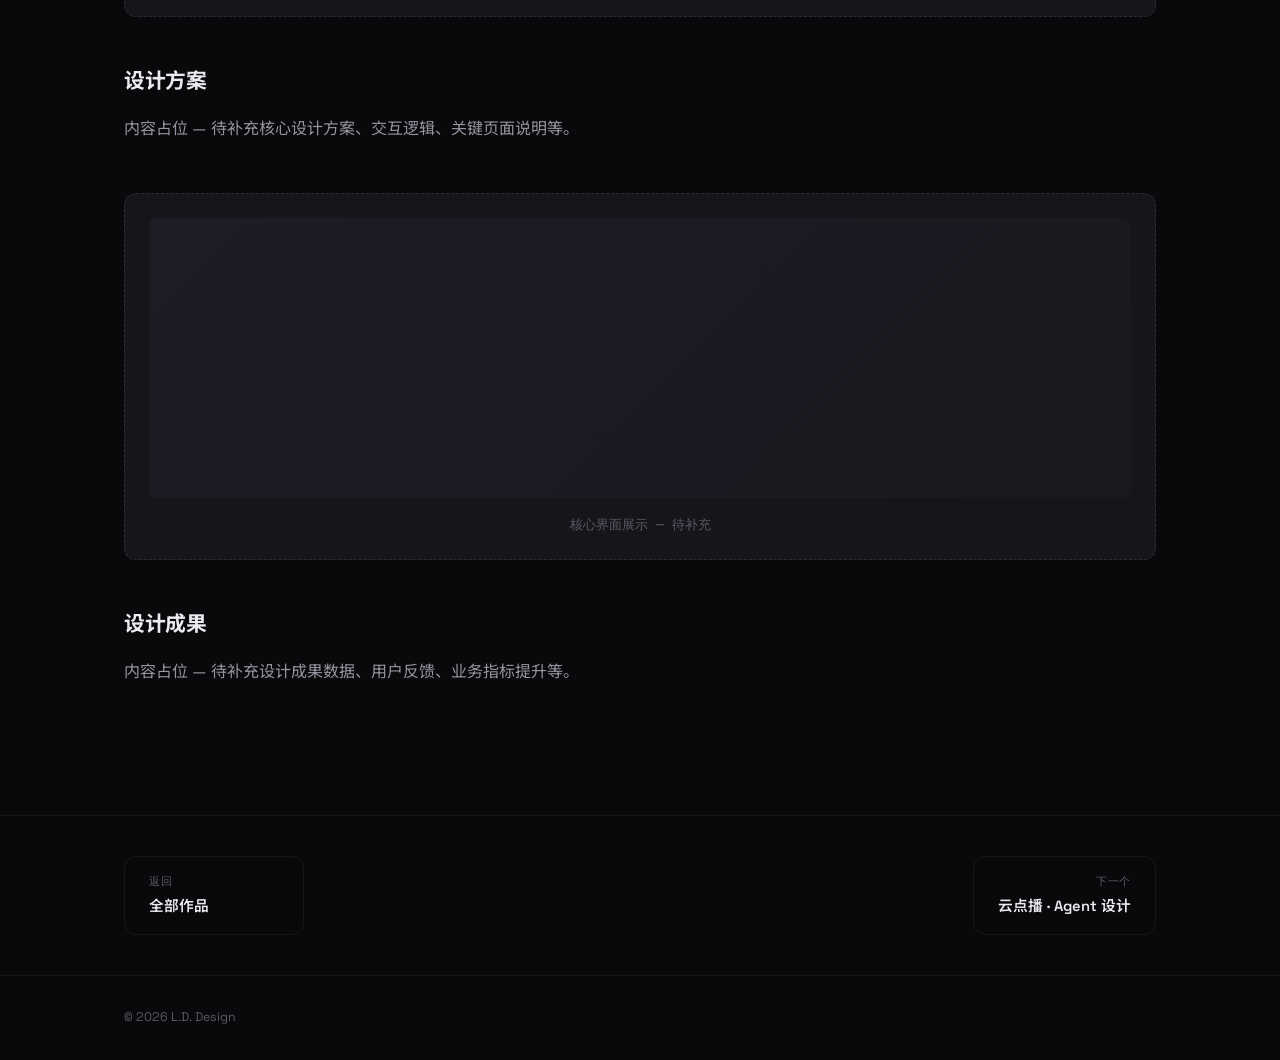
<file: work-livestream.html>
<!DOCTYPE html>
<html lang="zh-CN">
<head>
  <meta charset="UTF-8">
  <meta name="viewport" content="width=device-width, initial-scale=1.0">
  <title>云直播 & 云导播台 — L.D.</title>
  <link rel="stylesheet" href="style.css">
  <link rel="preconnect" href="https://fonts.googleapis.com">
  <link href="https://fonts.googleapis.com/css2?family=Space+Grotesk:wght@400;500;600;700&family=Noto+Sans+SC:wght@300;400;500;700&family=JetBrains+Mono:wght@400&display=swap" rel="stylesheet">
</head>
<body>

  <header class="header scrolled" id="header">
    <div class="header__inner">
      <a href="index.html" class="logo">I<span class="logo__dot">.</span></a>
      <nav class="nav" id="nav">
        <a href="index.html#work" class="nav__link">返回作品集</a>
      </nav>
    </div>
  </header>

  <section class="detail-hero" style="--accent:#3b82f6">
    <div class="container">
      <a href="index.html#work" class="detail-back">
        <svg width="20" height="20" viewBox="0 0 24 24" fill="none"><path d="M19 12H5M5 12l6-6M5 12l6 6" stroke="currentColor" stroke-width="1.5" stroke-linecap="round" stroke-linejoin="round"/></svg>
        <span>返回作品集</span>
      </a>
      <div class="detail-hero__head">
        <div class="detail-hero__tags"><span>直播</span><span>导播台</span><span>视频流</span></div>
        <h1 class="detail-hero__title">云直播 & 云导播台</h1>
        <p class="detail-hero__subtitle">云计算 · 交互设计</p>
      </div>
      <div class="detail-hero__meta">
        <div class="detail-meta"><span class="detail-meta__label">角色</span><span>交互设计师</span></div>
        <div class="detail-meta"><span class="detail-meta__label">时间</span><span>2025</span></div>
        <div class="detail-meta"><span class="detail-meta__label">团队</span><span>云计算音视频</span></div>
      </div>
    </div>
  </section>

  <section class="detail-body">
    <div class="container">
      <div class="detail-section">
        <h2>项目概述</h2>
        <p>为专业直播场景打造高效的多画面导播切换、流管理与画面布局体验，支撑企业级直播业务的核心操作链路。</p>
      </div>

      <div class="detail-placeholder">
        <div class="detail-placeholder__img"></div>
        <span>设计稿展示区域 — 待补充</span>
      </div>

      <div class="detail-section">
        <h2>设计挑战</h2>
        <p>内容占位 — 待补充具体的设计挑战描述，包括业务痛点分析、用户调研发现等。</p>
      </div>

      <div class="detail-placeholder">
        <div class="detail-placeholder__img"></div>
        <span>流程图 / 信息架构 — 待补充</span>
      </div>

      <div class="detail-section">
        <h2>设计方案</h2>
        <p>内容占位 — 待补充核心设计方案、交互逻辑、关键页面说明等。</p>
      </div>

      <div class="detail-placeholder">
        <div class="detail-placeholder__img"></div>
        <span>核心界面展示 — 待补充</span>
      </div>

      <div class="detail-section">
        <h2>设计成果</h2>
        <p>内容占位 — 待补充设计成果数据、用户反馈、业务指标提升等。</p>
      </div>
    </div>
  </section>

  <section class="detail-nav">
    <div class="container detail-nav__inner">
      <a href="index.html#work" class="detail-nav__link detail-nav__link--back">
        <span class="detail-nav__dir">返回</span>
        <span class="detail-nav__name">全部作品</span>
      </a>
      <a href="work-agent.html" class="detail-nav__link detail-nav__link--next">
        <span class="detail-nav__dir">下一个</span>
        <span class="detail-nav__name">云点播 · Agent 设计</span>
      </a>
    </div>
  </section>

  <footer class="footer">
    <div class="container footer__inner">
      <span class="footer__copy">&copy; 2026 L.D. Design</span>
    </div>
  </footer>

</body>
</html>
</file>
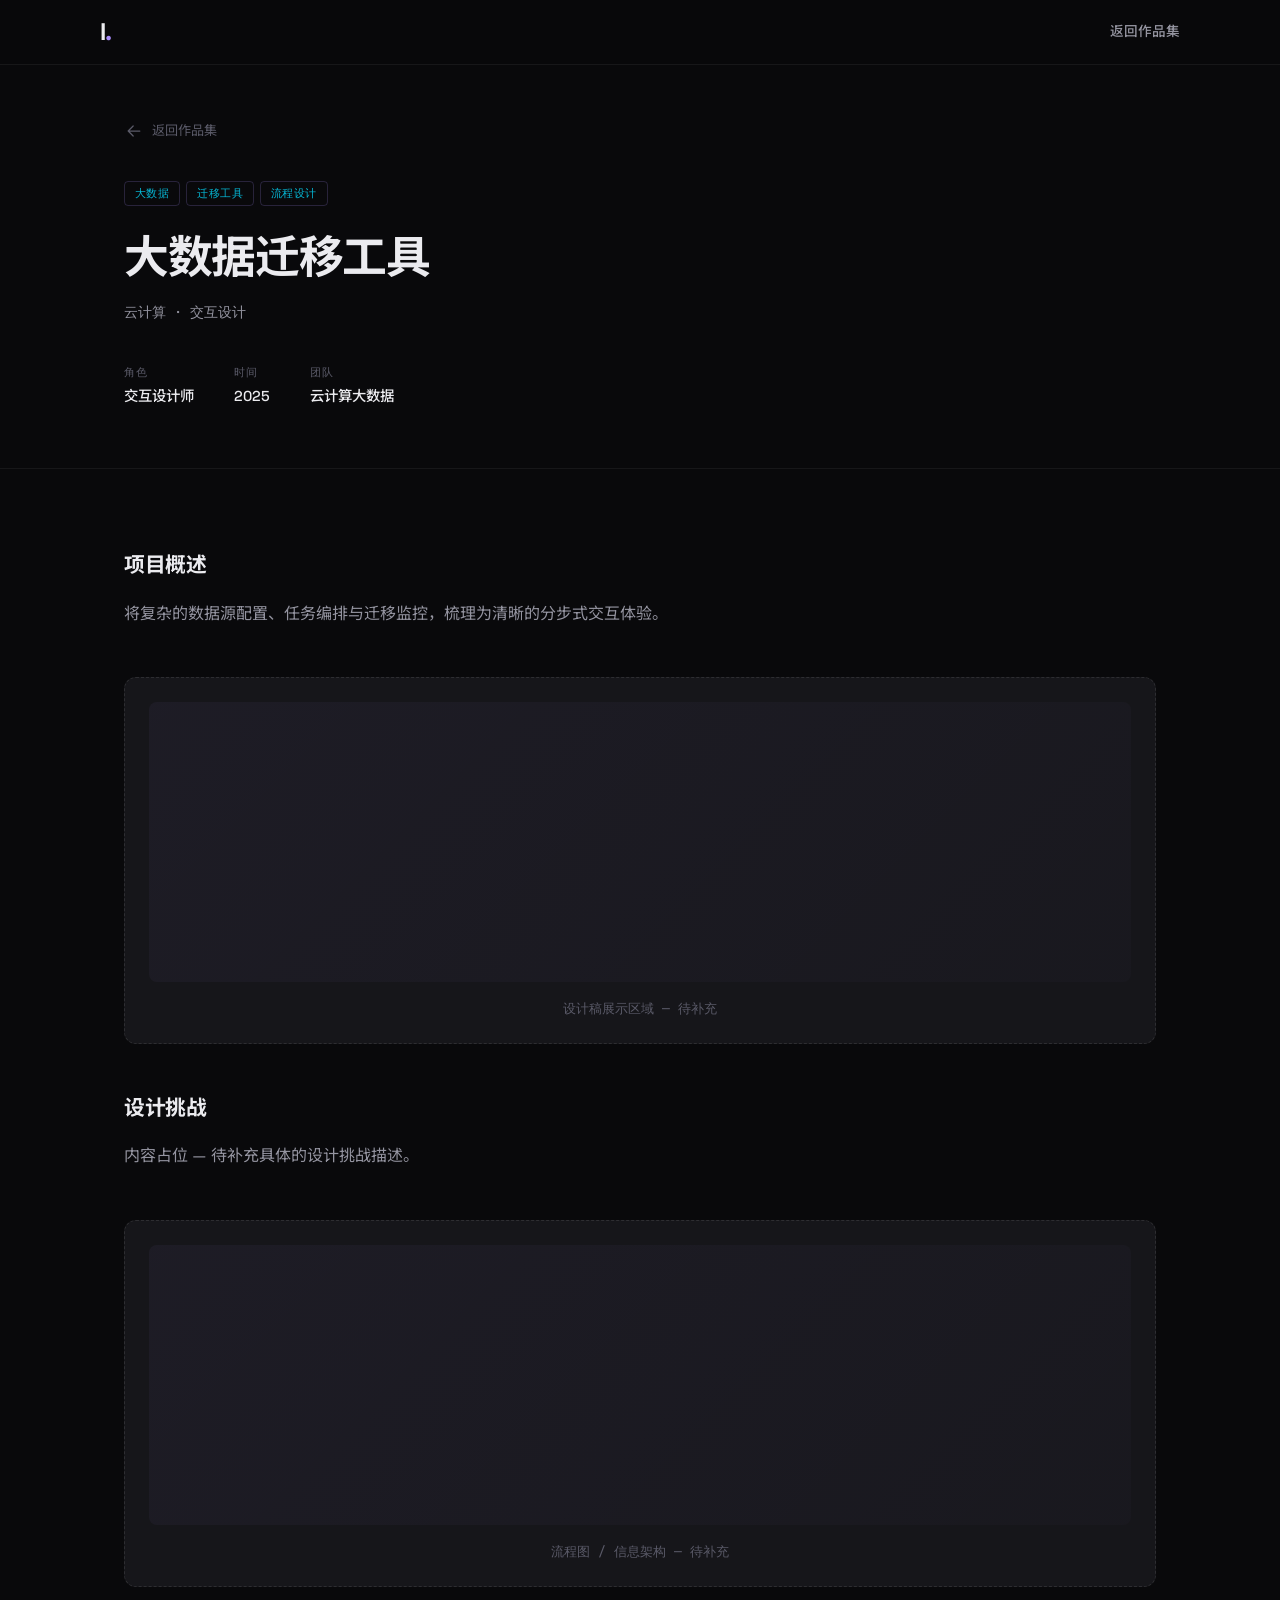
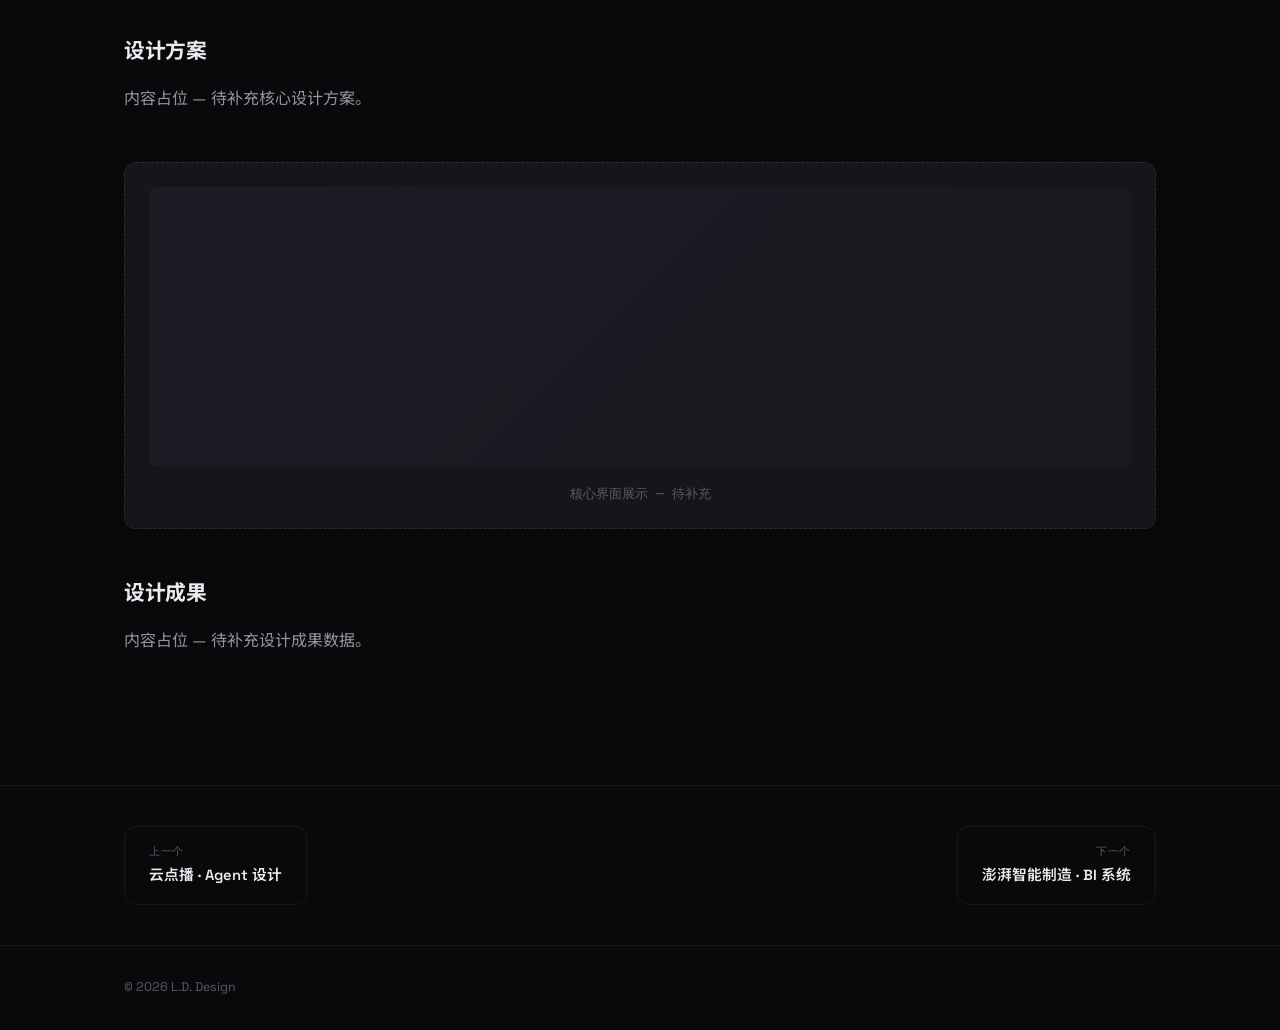
<file: work-migrate.html>
<!DOCTYPE html>
<html lang="zh-CN">
<head>
  <meta charset="UTF-8">
  <meta name="viewport" content="width=device-width, initial-scale=1.0">
  <title>大数据迁移工具 — L.D.</title>
  <link rel="stylesheet" href="style.css">
  <link rel="preconnect" href="https://fonts.googleapis.com">
  <link href="https://fonts.googleapis.com/css2?family=Space+Grotesk:wght@400;500;600;700&family=Noto+Sans+SC:wght@300;400;500;700&family=JetBrains+Mono:wght@400&display=swap" rel="stylesheet">
</head>
<body>

  <header class="header scrolled" id="header">
    <div class="header__inner">
      <a href="index.html" class="logo">I<span class="logo__dot">.</span></a>
      <nav class="nav" id="nav">
        <a href="index.html#work" class="nav__link">返回作品集</a>
      </nav>
    </div>
  </header>

  <section class="detail-hero" style="--accent:#06b6d4">
    <div class="container">
      <a href="index.html#work" class="detail-back">
        <svg width="20" height="20" viewBox="0 0 24 24" fill="none"><path d="M19 12H5M5 12l6-6M5 12l6 6" stroke="currentColor" stroke-width="1.5" stroke-linecap="round" stroke-linejoin="round"/></svg>
        <span>返回作品集</span>
      </a>
      <div class="detail-hero__head">
        <div class="detail-hero__tags"><span>大数据</span><span>迁移工具</span><span>流程设计</span></div>
        <h1 class="detail-hero__title">大数据迁移工具</h1>
        <p class="detail-hero__subtitle">云计算 · 交互设计</p>
      </div>
      <div class="detail-hero__meta">
        <div class="detail-meta"><span class="detail-meta__label">角色</span><span>交互设计师</span></div>
        <div class="detail-meta"><span class="detail-meta__label">时间</span><span>2025</span></div>
        <div class="detail-meta"><span class="detail-meta__label">团队</span><span>云计算大数据</span></div>
      </div>
    </div>
  </section>

  <section class="detail-body">
    <div class="container">
      <div class="detail-section">
        <h2>项目概述</h2>
        <p>将复杂的数据源配置、任务编排与迁移监控，梳理为清晰的分步式交互体验。</p>
      </div>

      <div class="detail-placeholder">
        <div class="detail-placeholder__img"></div>
        <span>设计稿展示区域 — 待补充</span>
      </div>

      <div class="detail-section">
        <h2>设计挑战</h2>
        <p>内容占位 — 待补充具体的设计挑战描述。</p>
      </div>

      <div class="detail-placeholder">
        <div class="detail-placeholder__img"></div>
        <span>流程图 / 信息架构 — 待补充</span>
      </div>

      <div class="detail-section">
        <h2>设计方案</h2>
        <p>内容占位 — 待补充核心设计方案。</p>
      </div>

      <div class="detail-placeholder">
        <div class="detail-placeholder__img"></div>
        <span>核心界面展示 — 待补充</span>
      </div>

      <div class="detail-section">
        <h2>设计成果</h2>
        <p>内容占位 — 待补充设计成果数据。</p>
      </div>
    </div>
  </section>

  <section class="detail-nav">
    <div class="container detail-nav__inner">
      <a href="work-agent.html" class="detail-nav__link detail-nav__link--back">
        <span class="detail-nav__dir">上一个</span>
        <span class="detail-nav__name">云点播 · Agent 设计</span>
      </a>
      <a href="work-bi.html" class="detail-nav__link detail-nav__link--next">
        <span class="detail-nav__dir">下一个</span>
        <span class="detail-nav__name">澎湃智能制造 · BI 系统</span>
      </a>
    </div>
  </section>

  <footer class="footer">
    <div class="container footer__inner">
      <span class="footer__copy">&copy; 2026 L.D. Design</span>
    </div>
  </footer>

</body>
</html>
</file>
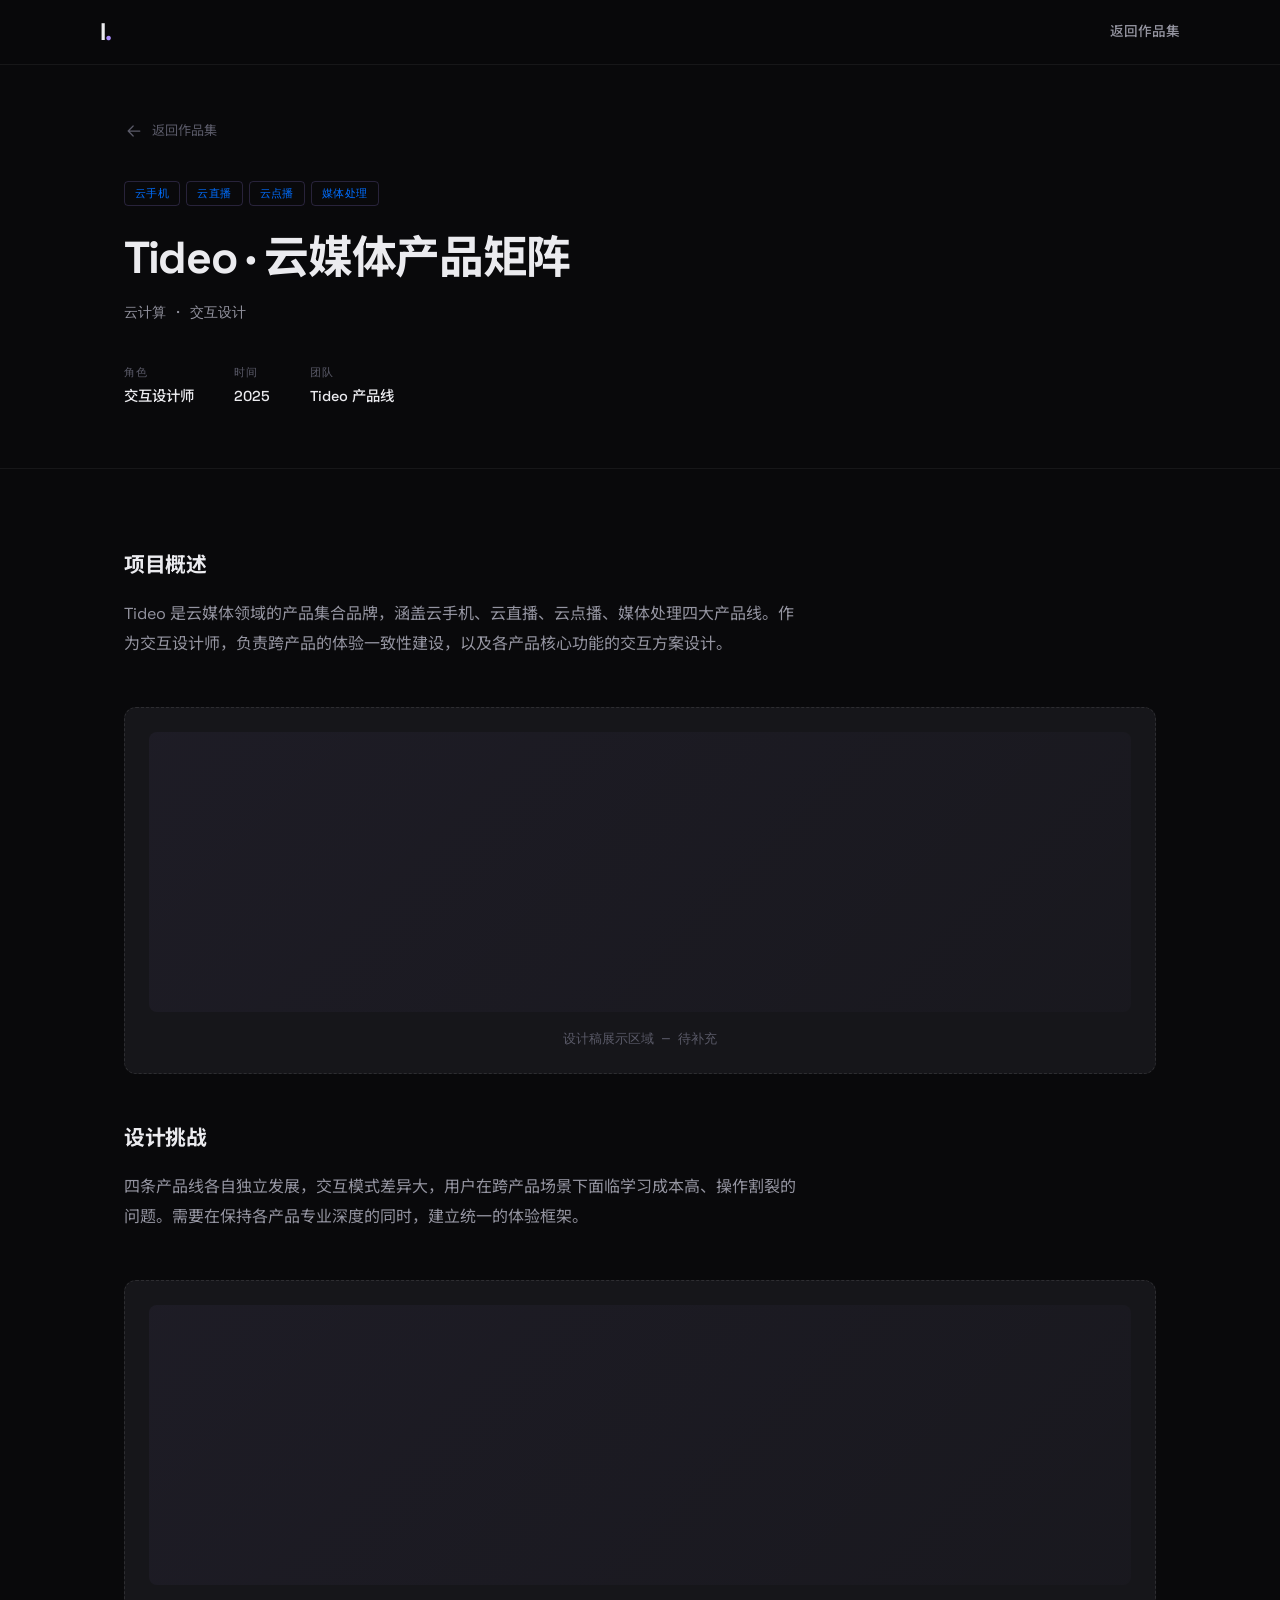
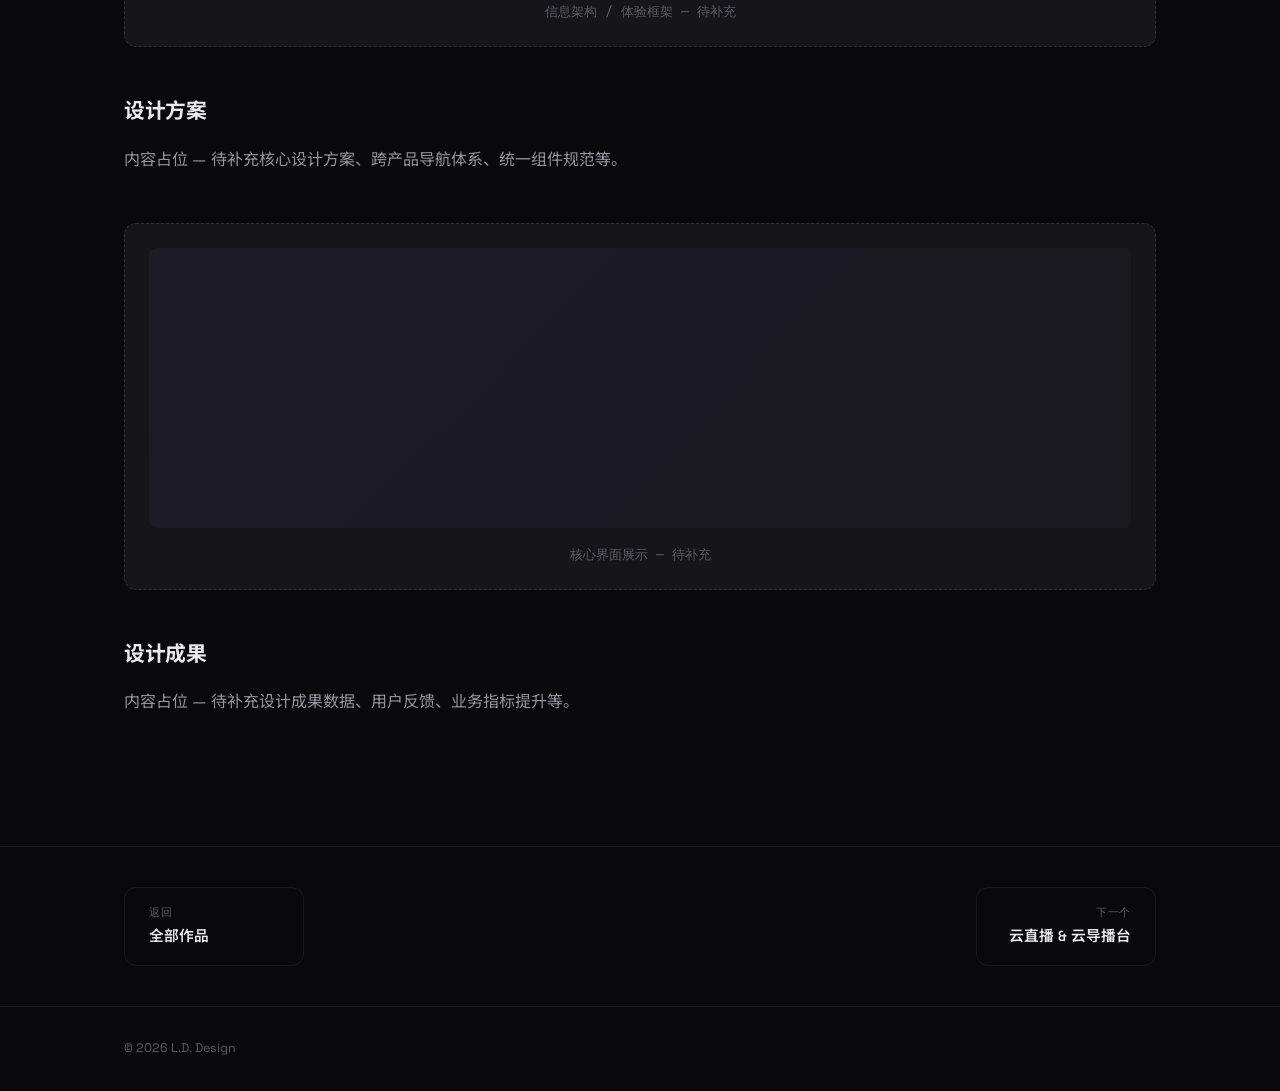
<file: work-tideo.html>
<!DOCTYPE html>
<html lang="zh-CN">
<head>
  <meta charset="UTF-8">
  <meta name="viewport" content="width=device-width, initial-scale=1.0">
  <title>Tideo · 云媒体产品矩阵 — L.D.</title>
  <link rel="stylesheet" href="style.css">
  <link rel="preconnect" href="https://fonts.googleapis.com">
  <link href="https://fonts.googleapis.com/css2?family=Space+Grotesk:wght@400;500;600;700&family=Noto+Sans+SC:wght@300;400;500;700&family=JetBrains+Mono:wght@400&display=swap" rel="stylesheet">
</head>
<body>

  <header class="header scrolled" id="header">
    <div class="header__inner">
      <a href="index.html" class="logo">I<span class="logo__dot">.</span></a>
      <nav class="nav" id="nav">
        <a href="index.html#work" class="nav__link">返回作品集</a>
      </nav>
    </div>
  </header>

  <section class="detail-hero" style="--accent:#006eff">
    <div class="container">
      <a href="index.html#work" class="detail-back">
        <svg width="20" height="20" viewBox="0 0 24 24" fill="none"><path d="M19 12H5M5 12l6-6M5 12l6 6" stroke="currentColor" stroke-width="1.5" stroke-linecap="round" stroke-linejoin="round"/></svg>
        <span>返回作品集</span>
      </a>
      <div class="detail-hero__head">
        <div class="detail-hero__tags"><span>云手机</span><span>云直播</span><span>云点播</span><span>媒体处理</span></div>
        <h1 class="detail-hero__title">Tideo · 云媒体产品矩阵</h1>
        <p class="detail-hero__subtitle">云计算 · 交互设计</p>
      </div>
      <div class="detail-hero__meta">
        <div class="detail-meta"><span class="detail-meta__label">角色</span><span>交互设计师</span></div>
        <div class="detail-meta"><span class="detail-meta__label">时间</span><span>2025</span></div>
        <div class="detail-meta"><span class="detail-meta__label">团队</span><span>Tideo 产品线</span></div>
      </div>
    </div>
  </section>

  <section class="detail-body">
    <div class="container">
      <div class="detail-section">
        <h2>项目概述</h2>
        <p>Tideo 是云媒体领域的产品集合品牌，涵盖云手机、云直播、云点播、媒体处理四大产品线。作为交互设计师，负责跨产品的体验一致性建设，以及各产品核心功能的交互方案设计。</p>
      </div>

      <div class="detail-placeholder">
        <div class="detail-placeholder__img"></div>
        <span>设计稿展示区域 — 待补充</span>
      </div>

      <div class="detail-section">
        <h2>设计挑战</h2>
        <p>四条产品线各自独立发展，交互模式差异大，用户在跨产品场景下面临学习成本高、操作割裂的问题。需要在保持各产品专业深度的同时，建立统一的体验框架。</p>
      </div>

      <div class="detail-placeholder">
        <div class="detail-placeholder__img"></div>
        <span>信息架构 / 体验框架 — 待补充</span>
      </div>

      <div class="detail-section">
        <h2>设计方案</h2>
        <p>内容占位 — 待补充核心设计方案、跨产品导航体系、统一组件规范等。</p>
      </div>

      <div class="detail-placeholder">
        <div class="detail-placeholder__img"></div>
        <span>核心界面展示 — 待补充</span>
      </div>

      <div class="detail-section">
        <h2>设计成果</h2>
        <p>内容占位 — 待补充设计成果数据、用户反馈、业务指标提升等。</p>
      </div>
    </div>
  </section>

  <section class="detail-nav">
    <div class="container detail-nav__inner">
      <a href="index.html#work" class="detail-nav__link detail-nav__link--back">
        <span class="detail-nav__dir">返回</span>
        <span class="detail-nav__name">全部作品</span>
      </a>
      <a href="work-livestream.html" class="detail-nav__link detail-nav__link--next">
        <span class="detail-nav__dir">下一个</span>
        <span class="detail-nav__name">云直播 & 云导播台</span>
      </a>
    </div>
  </section>

  <footer class="footer">
    <div class="container footer__inner">
      <span class="footer__copy">&copy; 2026 L.D. Design</span>
    </div>
  </footer>

</body>
</html>
</file>
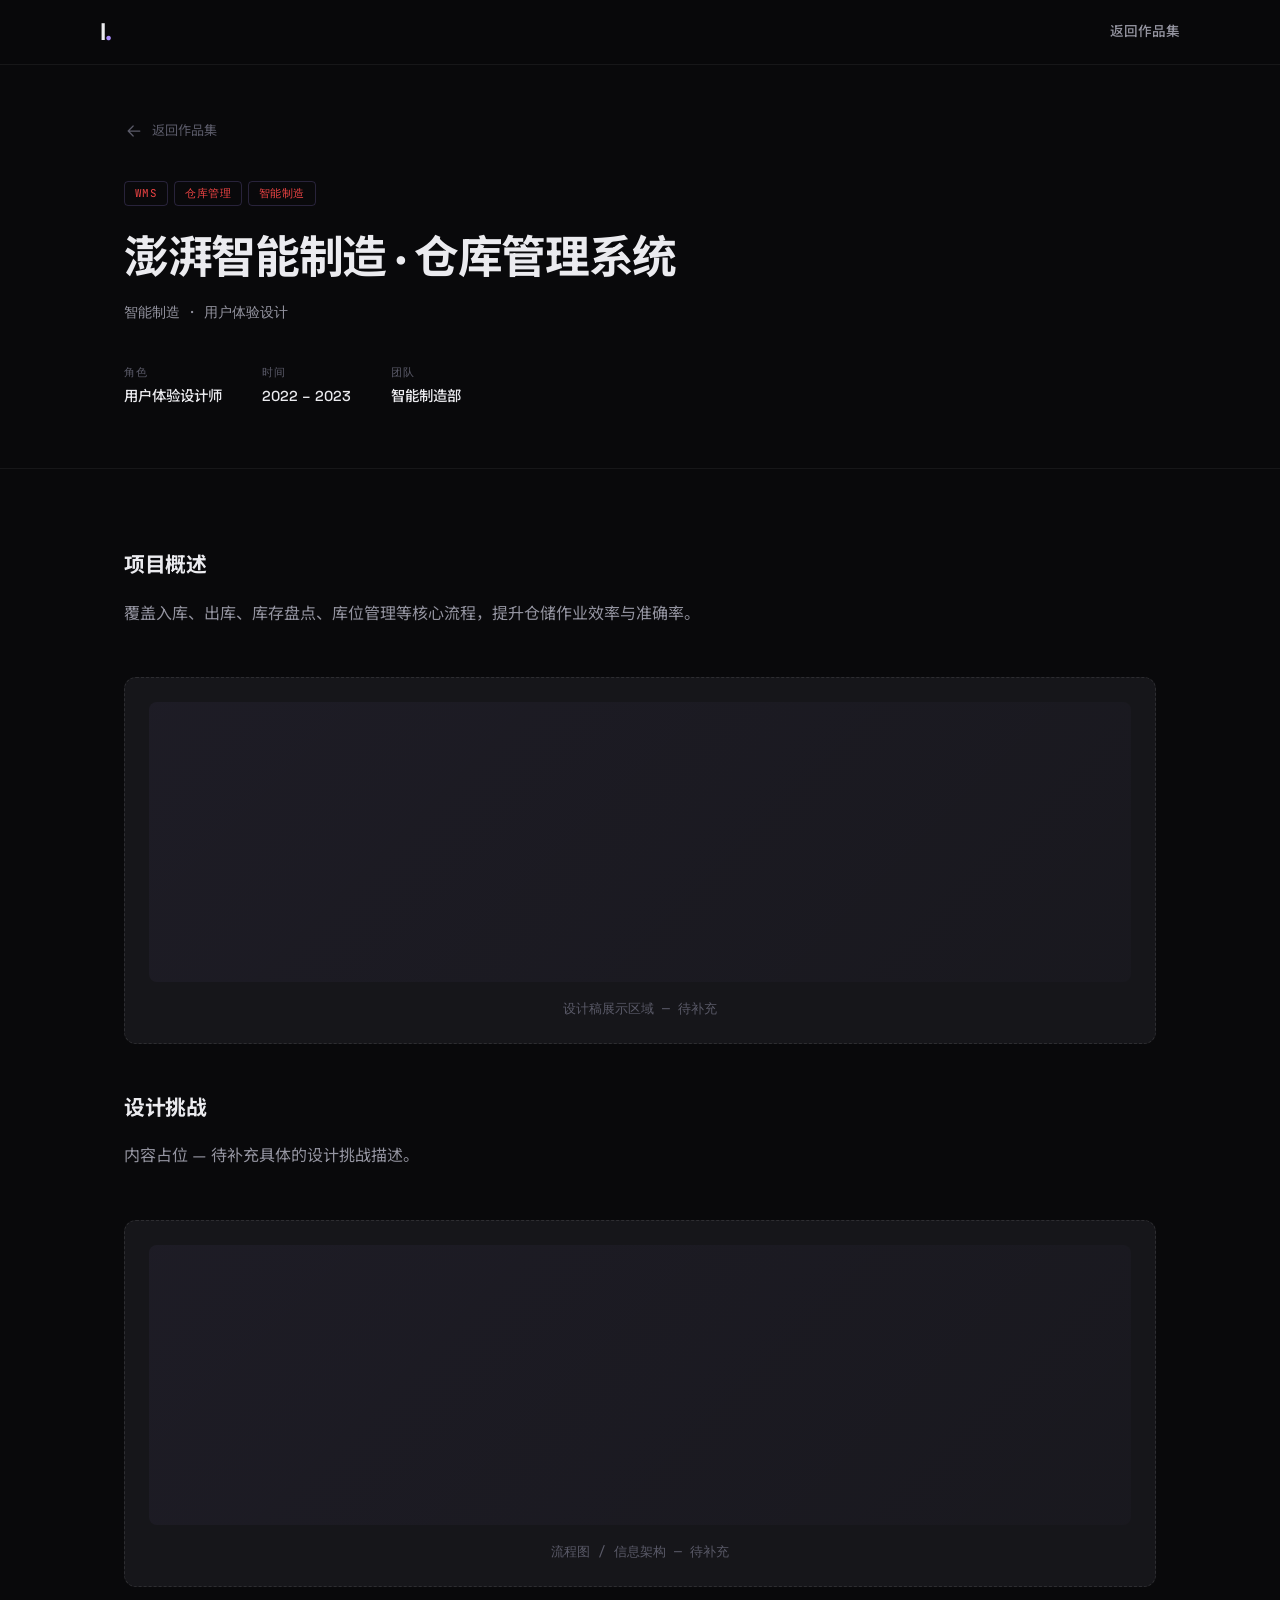
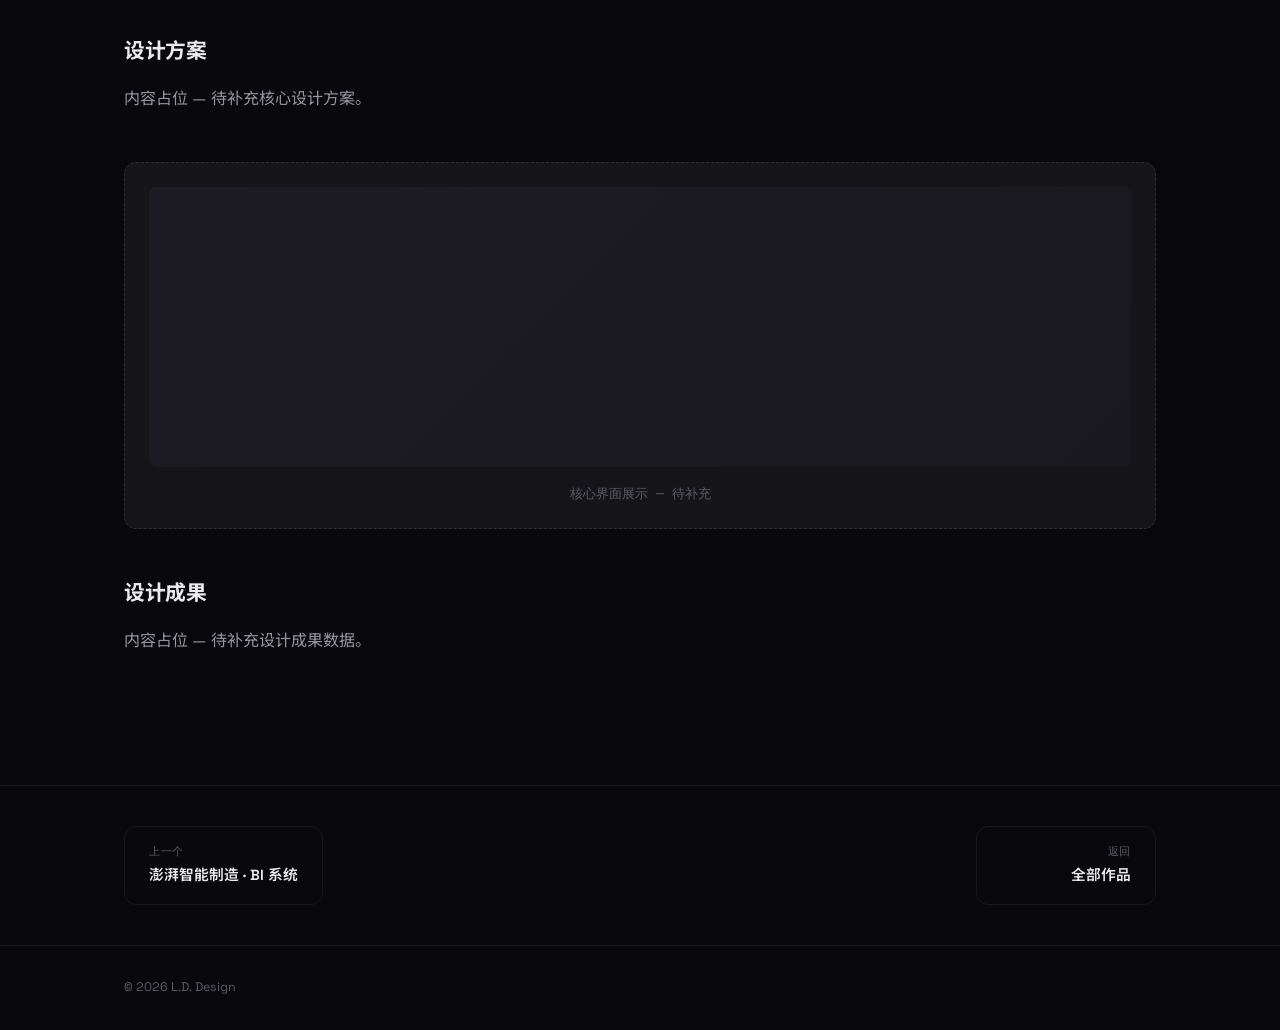
<file: work-wms.html>
<!DOCTYPE html>
<html lang="zh-CN">
<head>
  <meta charset="UTF-8">
  <meta name="viewport" content="width=device-width, initial-scale=1.0">
  <title>智能制造 · 仓库管理系统 — L.D.</title>
  <link rel="stylesheet" href="style.css">
  <link rel="preconnect" href="https://fonts.googleapis.com">
  <link href="https://fonts.googleapis.com/css2?family=Space+Grotesk:wght@400;500;600;700&family=Noto+Sans+SC:wght@300;400;500;700&family=JetBrains+Mono:wght@400&display=swap" rel="stylesheet">
</head>
<body>

  <header class="header scrolled" id="header">
    <div class="header__inner">
      <a href="index.html" class="logo">I<span class="logo__dot">.</span></a>
      <nav class="nav" id="nav">
        <a href="index.html#work" class="nav__link">返回作品集</a>
      </nav>
    </div>
  </header>

  <section class="detail-hero" style="--accent:#ef4444">
    <div class="container">
      <a href="index.html#work" class="detail-back">
        <svg width="20" height="20" viewBox="0 0 24 24" fill="none"><path d="M19 12H5M5 12l6-6M5 12l6 6" stroke="currentColor" stroke-width="1.5" stroke-linecap="round" stroke-linejoin="round"/></svg>
        <span>返回作品集</span>
      </a>
      <div class="detail-hero__head">
        <div class="detail-hero__tags"><span>WMS</span><span>仓库管理</span><span>智能制造</span></div>
        <h1 class="detail-hero__title">澎湃智能制造 · 仓库管理系统</h1>
        <p class="detail-hero__subtitle">智能制造 · 用户体验设计</p>
      </div>
      <div class="detail-hero__meta">
        <div class="detail-meta"><span class="detail-meta__label">角色</span><span>用户体验设计师</span></div>
        <div class="detail-meta"><span class="detail-meta__label">时间</span><span>2022 – 2023</span></div>
        <div class="detail-meta"><span class="detail-meta__label">团队</span><span>智能制造部</span></div>
      </div>
    </div>
  </section>

  <section class="detail-body">
    <div class="container">
      <div class="detail-section">
        <h2>项目概述</h2>
        <p>覆盖入库、出库、库存盘点、库位管理等核心流程，提升仓储作业效率与准确率。</p>
      </div>

      <div class="detail-placeholder">
        <div class="detail-placeholder__img"></div>
        <span>设计稿展示区域 — 待补充</span>
      </div>

      <div class="detail-section">
        <h2>设计挑战</h2>
        <p>内容占位 — 待补充具体的设计挑战描述。</p>
      </div>

      <div class="detail-placeholder">
        <div class="detail-placeholder__img"></div>
        <span>流程图 / 信息架构 — 待补充</span>
      </div>

      <div class="detail-section">
        <h2>设计方案</h2>
        <p>内容占位 — 待补充核心设计方案。</p>
      </div>

      <div class="detail-placeholder">
        <div class="detail-placeholder__img"></div>
        <span>核心界面展示 — 待补充</span>
      </div>

      <div class="detail-section">
        <h2>设计成果</h2>
        <p>内容占位 — 待补充设计成果数据。</p>
      </div>
    </div>
  </section>

  <section class="detail-nav">
    <div class="container detail-nav__inner">
      <a href="work-bi.html" class="detail-nav__link detail-nav__link--back">
        <span class="detail-nav__dir">上一个</span>
        <span class="detail-nav__name">澎湃智能制造 · BI 系统</span>
      </a>
      <a href="index.html#work" class="detail-nav__link detail-nav__link--next">
        <span class="detail-nav__dir">返回</span>
        <span class="detail-nav__name">全部作品</span>
      </a>
    </div>
  </section>

  <footer class="footer">
    <div class="container footer__inner">
      <span class="footer__copy">&copy; 2026 L.D. Design</span>
    </div>
  </footer>

</body>
</html>
</file>
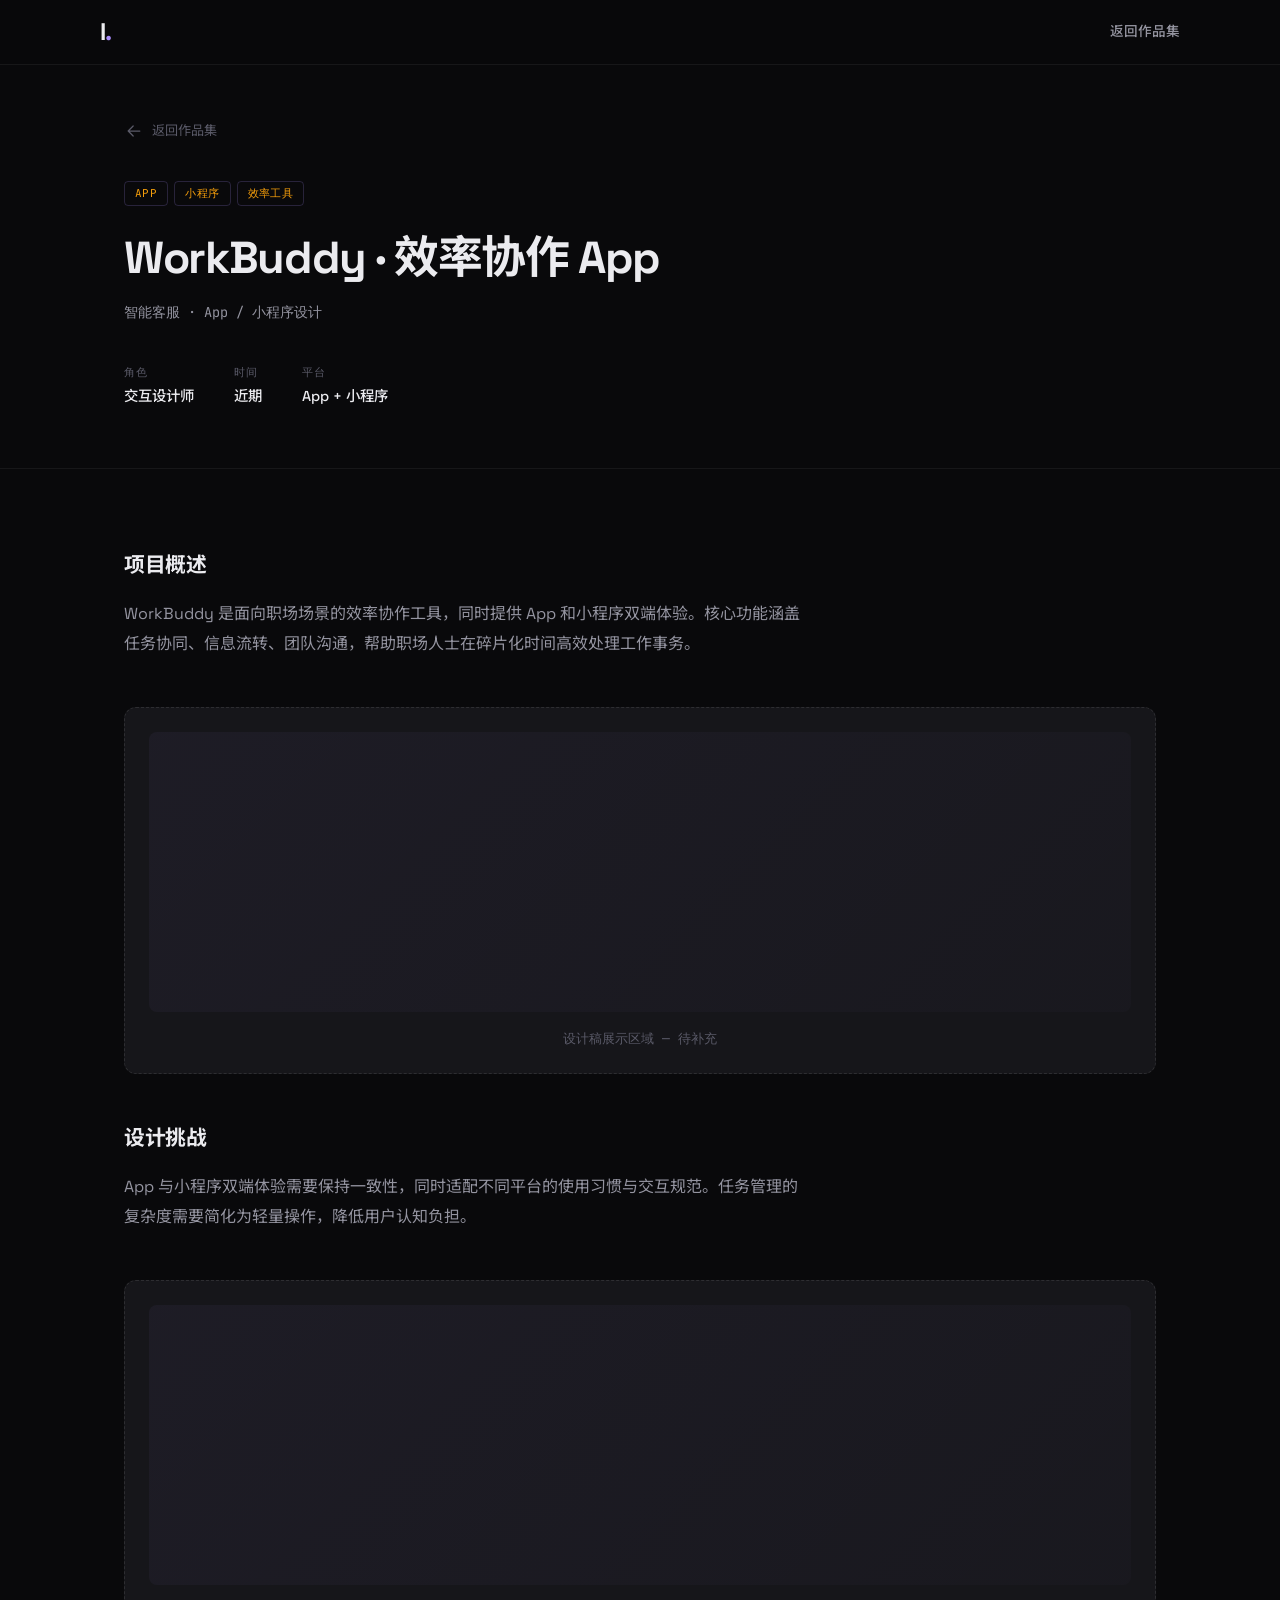
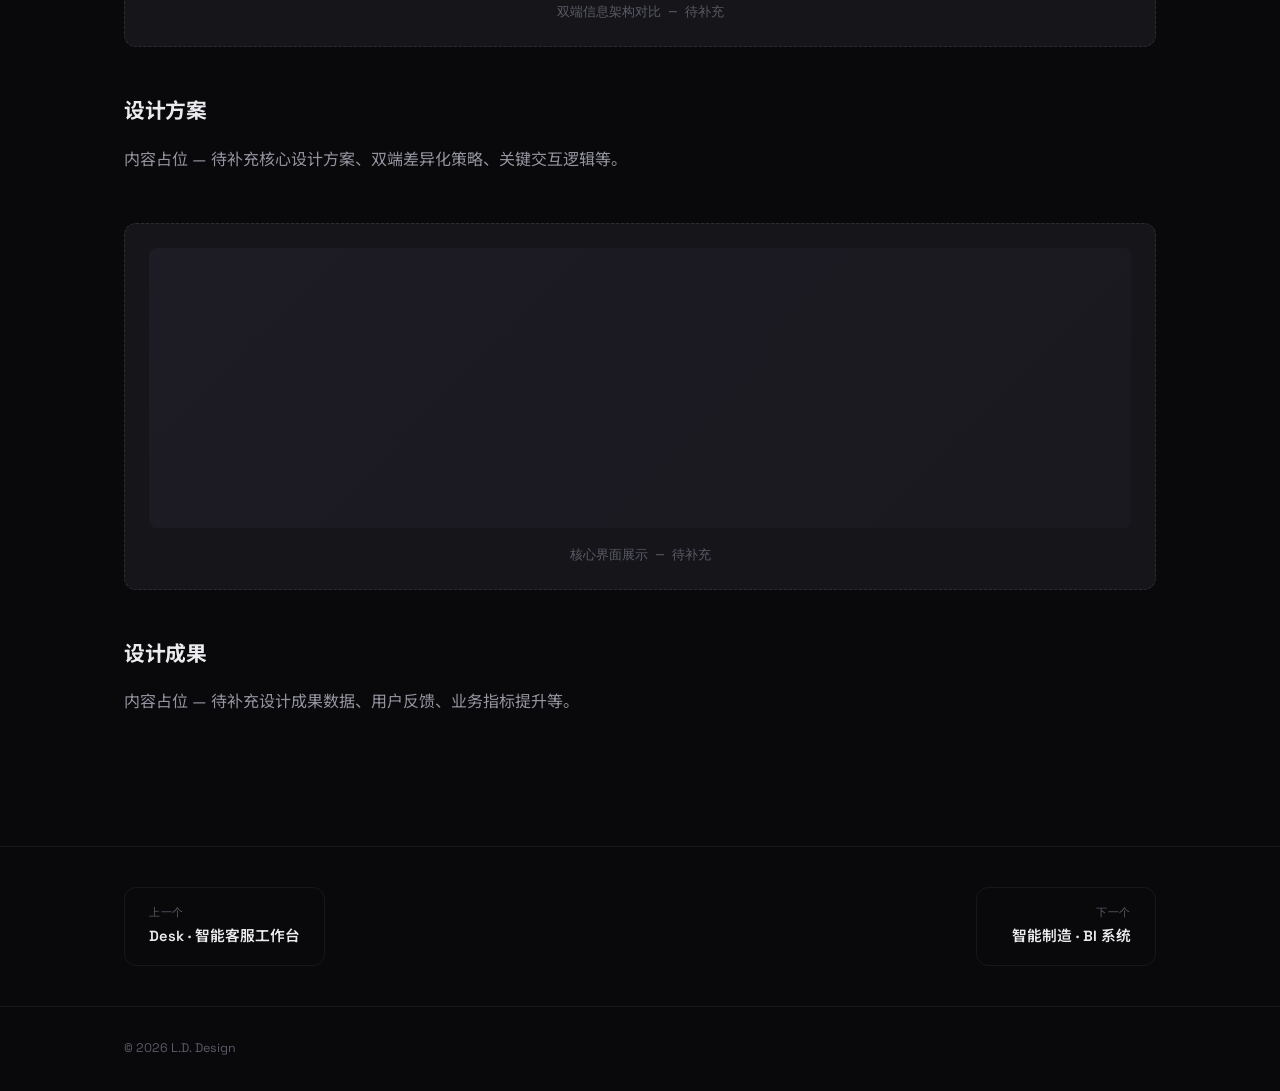
<file: work-workbuddy.html>
<!DOCTYPE html>
<html lang="zh-CN">
<head>
  <meta charset="UTF-8">
  <meta name="viewport" content="width=device-width, initial-scale=1.0">
  <title>WorkBuddy · 效率协作 App — L.D.</title>
  <link rel="stylesheet" href="style.css">
  <link rel="preconnect" href="https://fonts.googleapis.com">
  <link href="https://fonts.googleapis.com/css2?family=Space+Grotesk:wght@400;500;600;700&family=Noto+Sans+SC:wght@300;400;500;700&family=JetBrains+Mono:wght@400&display=swap" rel="stylesheet">
</head>
<body>

  <header class="header scrolled" id="header">
    <div class="header__inner">
      <a href="index.html" class="logo">I<span class="logo__dot">.</span></a>
      <nav class="nav" id="nav">
        <a href="index.html#work" class="nav__link">返回作品集</a>
      </nav>
    </div>
  </header>

  <section class="detail-hero" style="--accent:#f59e0b">
    <div class="container">
      <a href="index.html#work" class="detail-back">
        <svg width="20" height="20" viewBox="0 0 24 24" fill="none"><path d="M19 12H5M5 12l6-6M5 12l6 6" stroke="currentColor" stroke-width="1.5" stroke-linecap="round" stroke-linejoin="round"/></svg>
        <span>返回作品集</span>
      </a>
      <div class="detail-hero__head">
        <div class="detail-hero__tags"><span>App</span><span>小程序</span><span>效率工具</span></div>
        <h1 class="detail-hero__title">WorkBuddy · 效率协作 App</h1>
        <p class="detail-hero__subtitle">智能客服 · App / 小程序设计</p>
      </div>
      <div class="detail-hero__meta">
        <div class="detail-meta"><span class="detail-meta__label">角色</span><span>交互设计师</span></div>
        <div class="detail-meta"><span class="detail-meta__label">时间</span><span>近期</span></div>
        <div class="detail-meta"><span class="detail-meta__label">平台</span><span>App + 小程序</span></div>
      </div>
    </div>
  </section>

  <section class="detail-body">
    <div class="container">
      <div class="detail-section">
        <h2>项目概述</h2>
        <p>WorkBuddy 是面向职场场景的效率协作工具，同时提供 App 和小程序双端体验。核心功能涵盖任务协同、信息流转、团队沟通，帮助职场人士在碎片化时间高效处理工作事务。</p>
      </div>

      <div class="detail-placeholder">
        <div class="detail-placeholder__img"></div>
        <span>设计稿展示区域 — 待补充</span>
      </div>

      <div class="detail-section">
        <h2>设计挑战</h2>
        <p>App 与小程序双端体验需要保持一致性，同时适配不同平台的使用习惯与交互规范。任务管理的复杂度需要简化为轻量操作，降低用户认知负担。</p>
      </div>

      <div class="detail-placeholder">
        <div class="detail-placeholder__img"></div>
        <span>双端信息架构对比 — 待补充</span>
      </div>

      <div class="detail-section">
        <h2>设计方案</h2>
        <p>内容占位 — 待补充核心设计方案、双端差异化策略、关键交互逻辑等。</p>
      </div>

      <div class="detail-placeholder">
        <div class="detail-placeholder__img"></div>
        <span>核心界面展示 — 待补充</span>
      </div>

      <div class="detail-section">
        <h2>设计成果</h2>
        <p>内容占位 — 待补充设计成果数据、用户反馈、业务指标提升等。</p>
      </div>
    </div>
  </section>

  <section class="detail-nav">
    <div class="container detail-nav__inner">
      <a href="work-desk.html" class="detail-nav__link detail-nav__link--back">
        <span class="detail-nav__dir">上一个</span>
        <span class="detail-nav__name">Desk · 智能客服工作台</span>
      </a>
      <a href="work-bi.html" class="detail-nav__link detail-nav__link--next">
        <span class="detail-nav__dir">下一个</span>
        <span class="detail-nav__name">智能制造 · BI 系统</span>
      </a>
    </div>
  </section>

  <footer class="footer">
    <div class="container footer__inner">
      <span class="footer__copy">&copy; 2026 L.D. Design</span>
    </div>
  </footer>

</body>
</html>
</file>
<file: style.css>
/* ===========================================
   L.D. — B端交互设计师作品集
   =========================================== */

*,*::before,*::after{margin:0;padding:0;box-sizing:border-box}

:root {
  /* 基础色 */
  --bg:        #09090b;
  --bg-alt:    #0f0f12;
  --surface:   #16161a;
  --surface-2: #1e1e24;
  --border:    rgba(255,255,255,.06);
  --border-2:  rgba(255,255,255,.1);

  /* 文本 */
  --text:      #ebebef;
  --text-2:    #9494a0;
  --text-3:    #5a5a68;

  /* 强调 */
  --accent:    #a78bfa;
  --accent-2:  #7c3aed;

  /* 排版 */
  --font:   'Space Grotesk', 'Noto Sans SC', system-ui, sans-serif;
  --mono:   'JetBrains Mono', monospace;
  --ease:   cubic-bezier(.4,0,.2,1);
  --ease-out: cubic-bezier(.16,1,.3,1);
  --radius: 12px;
}

html { scroll-behavior: smooth; scroll-padding-top: 80px; }
body {
  font-family: var(--font);
  background: var(--bg);
  color: var(--text);
  line-height: 1.6;
  -webkit-font-smoothing: antialiased;
  overflow-x: hidden;
}
a { color: inherit; text-decoration: none; }
button,input,textarea,select { font: inherit; border: none; outline: none; background: none; color: inherit; }
img { display: block; max-width: 100%; }

.container { max-width: 1080px; margin: 0 auto; padding: 0 24px; }
.hide-mobile { display: inline; }

/* ======= HEADER ======= */
.header {
  position: fixed; top: 0; left: 0; right: 0; z-index: 100;
  padding: 0 32px;
  transition: background .4s var(--ease), backdrop-filter .4s;
}
.header.scrolled {
  background: rgba(9,9,11,.8);
  backdrop-filter: blur(20px);
  -webkit-backdrop-filter: blur(20px);
  border-bottom: 1px solid var(--border);
}
.header__inner {
  max-width: 1080px; margin: 0 auto;
  display: flex; align-items: center; justify-content: space-between;
  height: 64px;
}
.logo {
  font-size: 1.5rem; font-weight: 700; letter-spacing: -.04em;
}
.logo__dot { color: var(--accent); }

.nav { display: flex; gap: 32px; }
.nav__link {
  font-size: .85rem; font-weight: 500; color: var(--text-2);
  transition: color .3s;
  position: relative;
}
.nav__link::before {
  content: attr(data-index);
  font-family: var(--mono);
  font-size: .6rem;
  color: var(--text-3);
  position: absolute;
  top: -10px; left: 0;
  opacity: 0;
  transition: opacity .3s, transform .3s var(--ease);
  transform: translateY(4px);
}
.nav__link:hover { color: var(--text); }
.nav__link:hover::before { opacity: 1; transform: translateY(0); }
.nav__link--highlight {
  color: var(--accent) !important;
  border: 1px solid rgba(167,139,250,.3);
  padding: 4px 12px;
  border-radius: 6px;
  font-size: .78rem;
  transition: all .3s var(--ease);
}
.nav__link--highlight:hover {
  background: rgba(167,139,250,.1);
  border-color: var(--accent);
}

.menu-btn {
  display: none; width: 32px; height: 32px;
  position: relative; cursor: pointer;
}
.menu-btn span,
.menu-btn::before,
.menu-btn::after {
  content: '';
  position: absolute; left: 6px;
  width: 20px; height: 1.5px;
  background: var(--text);
  transition: .3s var(--ease);
}
.menu-btn::before { top: 10px; }
.menu-btn span { top: 15px; }
.menu-btn::after { top: 20px; }
.menu-btn.active::before { top: 15px; transform: rotate(45deg); }
.menu-btn.active span { opacity: 0; }
.menu-btn.active::after { top: 15px; transform: rotate(-45deg); }

/* 移动端覆盖层 */
.overlay {
  position: fixed; inset: 0; z-index: 99;
  background: rgba(9,9,11,.96);
  display: flex; align-items: center; justify-content: center;
  opacity: 0; pointer-events: none;
  transition: opacity .4s;
}
.overlay.open { opacity: 1; pointer-events: all; }
.overlay__nav { display: flex; flex-direction: column; gap: 28px; text-align: center; }
.overlay__link {
  font-size: 1.8rem; font-weight: 600; color: var(--text-2);
  transition: color .3s;
}
.overlay__link:hover { color: var(--accent); }

/* ======= HERO ======= */
.hero {
  min-height: 100vh;
  display: flex; align-items: center; justify-content: center;
  position: relative; overflow: hidden;
  padding: 100px 24px 60px;
}

#gridCanvas {
  position: absolute; inset: 0;
  width: 100%; height: 100%;
  pointer-events: none; z-index: 0;
}

.hero__glow {
  position: absolute;
  top: -30%; left: 50%; transform: translateX(-50%);
  width: 600px; height: 600px;
  background: radial-gradient(circle, rgba(124,58,237,.12) 0%, rgba(124,58,237,.04) 40%, transparent 70%);
  pointer-events: none; z-index: 0;
  animation: glow-pulse 6s ease-in-out infinite alternate;
}
@keyframes glow-pulse {
  0%   { opacity: .6; transform: translateX(-50%) scale(1); }
  100% { opacity: 1;  transform: translateX(-50%) scale(1.15); }
}

.hero__content {
  position: relative; z-index: 1;
  max-width: 720px;
}

.hero__label {
  display: inline-flex; align-items: center; gap: 10px;
  padding: 6px 16px 6px 10px;
  border: 1px solid var(--border-2);
  border-radius: 100px;
  font-size: .78rem; font-weight: 500; color: var(--text-2);
  margin-bottom: 28px;
}
.label-dot {
  width: 8px; height: 8px; border-radius: 50%;
  background: #22c55e;
  box-shadow: 0 0 8px rgba(34,197,94,.5);
  animation: pulse-dot 2s ease-in-out infinite;
}
@keyframes pulse-dot {
  0%,100% { box-shadow: 0 0 8px rgba(34,197,94,.4); }
  50%     { box-shadow: 0 0 16px rgba(34,197,94,.8); }
}

.hero__greeting {
  font-family: var(--mono);
  font-size: .9rem;
  color: var(--accent);
  letter-spacing: .02em;
  margin-bottom: 12px;
}

.hero__headline {
  font-size: clamp(2.6rem, 6vw, 4.2rem);
  font-weight: 700;
  line-height: 1.12;
  letter-spacing: -.03em;
  margin-bottom: 32px;
}
.hero__headline-accent {
  color: var(--accent);
}
.hero__headline-sub {
  background: linear-gradient(135deg, var(--accent) 0%, #c4b5fd 50%, var(--text) 100%);
  -webkit-background-clip: text;
  -webkit-text-fill-color: transparent;
  background-clip: text;
}

.hero__cta { display: flex; gap: 12px; flex-wrap: wrap; }

/* Scroll indicator */
.hero__scroll {
  position: absolute; bottom: 28px; left: 50%;
  transform: translateX(-50%);
  display: flex; flex-direction: column; align-items: center; gap: 8px;
  z-index: 1;
}
.hero__scroll span {
  font-family: var(--mono);
  font-size: .65rem;
  color: var(--text-3);
  letter-spacing: .2em;
}
.scroll-indicator__track {
  width: 1px; height: 40px;
  background: var(--border-2);
  border-radius: 1px;
  overflow: hidden;
}
.scroll-indicator__thumb {
  width: 100%; height: 12px;
  background: var(--accent);
  border-radius: 1px;
  animation: scroll-down 2s ease-in-out infinite;
}
@keyframes scroll-down {
  0%   { transform: translateY(-12px); }
  100% { transform: translateY(40px); }
}

/* ======= BUTTONS ======= */
.btn {
  display: inline-flex; align-items: center; gap: 8px;
  padding: 12px 24px;
  border-radius: 8px;
  font-weight: 600; font-size: .88rem;
  background: var(--accent-2);
  color: #fff;
  transition: all .3s var(--ease);
  cursor: pointer;
  position: relative;
  overflow: hidden;
}
.btn:hover {
  background: var(--accent);
  transform: translateY(-1px);
  box-shadow: 0 8px 30px rgba(124,58,237,.3);
}
.btn svg { transition: transform .3s var(--ease); }
.btn:hover svg { transform: translate(2px, -2px); }

.btn--ghost {
  background: transparent;
  border: 1px solid var(--border-2);
  color: var(--text);
}
.btn--ghost:hover {
  background: var(--surface);
  border-color: var(--accent);
  color: var(--accent);
  box-shadow: none;
}

/* ======= SECTIONS ======= */
.section { padding: 120px 0; }
.section--alt { background: var(--bg-alt); }

.section__head { margin-bottom: 56px; }
.section__index {
  font-family: var(--mono);
  font-size: .75rem;
  color: var(--accent);
  display: block;
  margin-bottom: 8px;
}
.section__title {
  font-size: clamp(1.8rem, 3.5vw, 2.6rem);
  font-weight: 700;
  letter-spacing: -.03em;
  margin-bottom: 8px;
}
.section__sub {
  font-size: .95rem;
  color: var(--text-2);
}

/* ======= WORK ======= */
.work-group { margin-bottom: 64px; }
.work-group:last-child { margin-bottom: 0; }

.work-group__label {
  display: inline-flex; align-items: center; gap: 10px;
  font-size: .82rem; font-weight: 600; color: var(--text-2);
  margin-bottom: 24px;
  text-transform: uppercase;
  letter-spacing: .06em;
}
.company-dot {
  width: 10px; height: 10px; border-radius: 50%;
}
.company-dot--tc { background: #006eff; }
.company-dot--desk { background: #10b981; }
.company-dot--mi { background: #f97316; }
.company-dot--personal { background: #e11d48; }

.work-list {
  display: grid;
  grid-template-columns: 1fr;
  gap: 20px;
}

.work-item {
  display: grid;
  grid-template-columns: 1fr 1fr;
  background: var(--surface);
  border: 1px solid var(--border);
  border-radius: var(--radius);
  overflow: hidden;
  transition: border-color .4s, transform .4s var(--ease), box-shadow .4s;
}
.work-item:hover {
  border-color: var(--border-2);
  transform: translateY(-4px);
  box-shadow: 0 20px 60px rgba(0,0,0,.25);
}

.work-item__visual {
  padding: 32px;
  display: flex; align-items: center; justify-content: center;
  background: linear-gradient(145deg, rgba(255,255,255,.02), rgba(255,255,255,.005));
  position: relative;
  overflow: hidden;
  min-height: 220px;
}
.work-item__visual::after {
  content: '';
  position: absolute; inset: 0;
  background: radial-gradient(circle at 30% 40%, color-mix(in srgb, var(--accent) 8%, transparent), transparent 70%);
  pointer-events: none;
}

.work-item__info {
  padding: 32px;
  display: flex; flex-direction: column; justify-content: center;
}
.work-item__tags {
  display: flex; flex-wrap: wrap; gap: 6px;
  margin-bottom: 14px;
}
.work-item__tags span {
  font-family: var(--mono);
  font-size: .68rem;
  color: var(--accent);
  padding: 3px 10px;
  border: 1px solid rgba(167,139,250,.2);
  border-radius: 4px;
  text-transform: uppercase;
  letter-spacing: .04em;
}
.work-item__title {
  font-size: 1.2rem;
  font-weight: 700;
  letter-spacing: -.02em;
  margin-bottom: 10px;
}
.work-item__desc {
  font-size: .88rem;
  color: var(--text-2);
  line-height: 1.7;
}

.work-item__link {
  display: block;
  text-decoration: none;
  color: inherit;
}
.work-item__more {
  display: inline-block;
  margin-top: 14px;
  font-size: .82rem;
  font-weight: 600;
  color: var(--accent);
  opacity: 0;
  transform: translateX(-8px);
  transition: opacity .3s var(--ease), transform .3s var(--ease);
}
.work-item:hover .work-item__more {
  opacity: 1;
  transform: translateX(0);
}
.work-item { cursor: pointer; }

/* ======= MOCKUPS ======= */
.mock {
  width: 100%;
  max-width: 280px;
  background: var(--bg);
  border: 1px solid var(--border-2);
  border-radius: 10px;
  overflow: hidden;
  position: relative;
  z-index: 1;
  transition: transform .5s var(--ease);
}
.work-item:hover .mock { transform: scale(1.03); }

.mock__bar {
  height: 28px;
  background: var(--surface);
  display: flex; align-items: center; gap: 5px;
  padding: 0 10px;
  border-bottom: 1px solid var(--border);
}
.mock__bar span {
  width: 7px; height: 7px;
  border-radius: 50%;
  background: var(--text-3);
  opacity: .5;
}
.mock__body { padding: 12px; }

/* Stream mockup */
.mock--stream .mock__video {
  width: 100%; height: 80px;
  background: linear-gradient(135deg, rgba(59,130,246,.15), rgba(59,130,246,.05));
  border-radius: 6px;
  margin-bottom: 8px;
  position: relative;
  overflow: hidden;
}
.mock--stream .mock__video::after {
  content: '▶';
  position: absolute; top: 50%; left: 50%;
  transform: translate(-50%,-50%);
  font-size: 1.2rem; color: rgba(255,255,255,.3);
}
.mock__controls { display: flex; flex-direction: column; gap: 6px; }
.mock__btn-row { display: flex; gap: 4px; }
.mock__btn-row span {
  width: 28px; height: 18px;
  background: var(--surface-2);
  border-radius: 4px;
}
.mock__timeline {
  height: 4px; background: var(--surface-2); border-radius: 2px;
  position: relative; overflow: hidden;
}
.mock__timeline::after {
  content: '';
  position: absolute; left: 0; top: 0;
  width: 40%; height: 100%;
  background: var(--accent);
  border-radius: 2px;
  animation: timeline-play 3s ease-in-out infinite;
}
@keyframes timeline-play {
  0%   { width: 20%; }
  50%  { width: 65%; }
  100% { width: 20%; }
}

/* Agent mockup */
.mock__chat {
  display: flex; flex-direction: column; gap: 8px;
  margin-bottom: 10px;
}
.mock__bubble {
  height: 14px; border-radius: 8px;
}
.mock__bubble--bot {
  width: 70%; background: var(--surface-2);
  align-self: flex-start;
}
.mock__bubble--user {
  width: 50%;
  background: linear-gradient(135deg, var(--accent-2), var(--accent));
  align-self: flex-end;
  opacity: .6;
}
.mock__bubble--typing {
  width: 40px; height: 20px;
  display: flex; align-items: center; justify-content: center; gap: 3px;
  background: var(--surface-2);
}
.mock__bubble--typing span {
  width: 4px; height: 4px; border-radius: 50%;
  background: var(--text-3);
  animation: typing-dots 1.2s infinite;
}
.mock__bubble--typing span:nth-child(2) { animation-delay: .2s; }
.mock__bubble--typing span:nth-child(3) { animation-delay: .4s; }
@keyframes typing-dots {
  0%,60%,100% { opacity: .3; transform: translateY(0); }
  30% { opacity: 1; transform: translateY(-3px); }
}
.mock__input-bar {
  height: 20px; background: var(--surface-2);
  border-radius: 6px;
}

/* Migrate mockup */
.mock__steps {
  display: flex; align-items: center; gap: 0;
  margin-bottom: 14px;
  justify-content: center;
}
.mock__step {
  width: 16px; height: 16px; border-radius: 50%;
  border: 2px solid var(--text-3);
  flex-shrink: 0;
}
.mock__step--done { background: var(--accent); border-color: var(--accent); }
.mock__step--active { border-color: var(--accent); box-shadow: 0 0 0 3px rgba(167,139,250,.2); }
.mock__step-line { width: 32px; height: 2px; background: var(--text-3); }
.mock__step-line--done { background: var(--accent); }

.mock__form { display: flex; flex-direction: column; gap: 6px; }
.mock__field {
  height: 16px; background: var(--surface-2); border-radius: 4px;
}
.mock__field--short { width: 60%; }

/* BI mockup */
.mock__kpi-row { display: flex; gap: 6px; margin-bottom: 10px; }
.mock__kpi {
  flex: 1; height: 28px;
  background: var(--surface-2); border-radius: 6px;
}
.mock__chart-area {
  height: 60px;
  position: relative;
}
.mock__chart-svg {
  width: 100%; height: 100%;
}

/* WMS mockup */
.mock--wms .mock__body { display: flex; gap: 8px; padding: 0; }
.mock__sidebar-mini {
  width: 36px; padding: 8px 6px;
  background: var(--surface);
  display: flex; flex-direction: column; gap: 6px;
  border-right: 1px solid var(--border);
}
.mock__nav-item {
  width: 100%; height: 18px;
  background: var(--surface-2); border-radius: 4px;
}
.mock__nav-item--active {
  background: linear-gradient(135deg, var(--accent-2), var(--accent));
  opacity: .6;
}
.mock__table-area { flex: 1; padding: 8px; display: flex; flex-direction: column; gap: 4px; }
.mock__table-head {
  height: 12px; background: var(--surface-2); border-radius: 3px;
  opacity: .7;
}
.mock__table-row {
  height: 14px; background: var(--surface-2); border-radius: 3px;
  opacity: .4;
}
.mock__table-row--highlight {
  opacity: .6;
  border-left: 2px solid var(--accent);
}

/* Tideo mockup */
.mock--tideo .mock__body { display: flex; flex-direction: column; gap: 10px; }
.mock__tideo-grid { display: grid; grid-template-columns: 1fr 1fr; gap: 6px; }
.mock__tideo-card {
  height: 36px;
  background: var(--surface-2);
  border-radius: 6px;
  border: 1px solid var(--border);
}
.mock__tideo-bar { display: flex; gap: 4px; }
.mock__tideo-tab {
  flex: 1; height: 14px;
  background: var(--surface-2);
  border-radius: 4px;
}
.mock__tideo-tab--active {
  background: linear-gradient(135deg, rgba(0,110,255,.3), rgba(0,110,255,.15));
  border: 1px solid rgba(0,110,255,.3);
}

/* Desk mockup */
.mock--desk .mock__body { display: flex; gap: 8px; padding: 0; }
.mock__desk-left {
  width: 60px; padding: 8px 6px;
  background: var(--surface);
  display: flex; flex-direction: column; gap: 4px;
  border-right: 1px solid var(--border);
}
.mock__desk-session {
  height: 18px;
  background: var(--surface-2);
  border-radius: 4px;
}
.mock__desk-session--active {
  background: linear-gradient(135deg, rgba(16,185,129,.3), rgba(16,185,129,.1));
  border-left: 2px solid #10b981;
}
.mock__desk-right { flex: 1; padding: 8px; display: flex; flex-direction: column; gap: 5px; }
.mock__desk-msg {
  height: 12px; width: 70%;
  background: var(--surface-2);
  border-radius: 6px;
  align-self: flex-start;
}
.mock__desk-msg--user {
  width: 50%;
  background: linear-gradient(135deg, rgba(16,185,129,.25), rgba(16,185,129,.1));
  align-self: flex-end;
}
.mock__desk-input {
  height: 16px;
  background: var(--surface-2);
  border-radius: 8px;
  margin-top: auto;
}

/* WorkBuddy mockup */
.mock--workbuddy .mock__body { padding: 0; }
.mock__wb-screen { display: flex; flex-direction: column; height: 140px; }
.mock__wb-header { height: 24px; background: var(--surface); border-bottom: 1px solid var(--border); }
.mock__wb-content { flex: 1; padding: 8px; display: flex; flex-direction: column; gap: 6px; }
.mock__wb-card {
  height: 28px;
  background: var(--surface-2);
  border-radius: 6px;
  border: 1px solid var(--border);
}
.mock__wb-nav {
  display: flex; gap: 0;
  border-top: 1px solid var(--border);
  background: var(--surface);
}
.mock__wb-tab {
  flex: 1; height: 20px;
  background: var(--surface-2);
}
.mock__wb-tab--active {
  background: linear-gradient(135deg, rgba(245,158,11,.2), rgba(245,158,11,.05));
  border-top: 2px solid #f59e0b;
}

/* Horse mockup */
.mock--horse .mock__body { padding: 8px; position: relative; }
.mock__horse-list { display: flex; flex-direction: column; gap: 8px; }
.mock__horse-item {
  display: flex; align-items: center; gap: 8px;
  padding: 8px;
  background: var(--surface-2);
  border-radius: 8px;
}
.mock__horse-avatar {
  width: 28px; height: 28px;
  border-radius: 50%;
  background: linear-gradient(135deg, rgba(225,29,72,.2), rgba(225,29,72,.05));
  border: 1px solid rgba(225,29,72,.2);
  flex-shrink: 0;
}
.mock__horse-info { flex: 1; display: flex; flex-direction: column; gap: 4px; }
.mock__horse-name { height: 8px; width: 50%; background: var(--text-3); border-radius: 2px; opacity: .5; }
.mock__horse-tag { height: 6px; width: 30%; background: var(--text-3); border-radius: 2px; opacity: .3; }
.mock__horse-fab {
  position: absolute; bottom: 12px; right: 12px;
  width: 28px; height: 28px;
  border-radius: 50%;
  background: linear-gradient(135deg, #e11d48, #e11d48cc);
  box-shadow: 0 4px 12px rgba(225,29,72,.3);
}

/* ======= JOURNEY ======= */
.journey {
  position: relative;
  padding-left: 32px;
}
.journey__line {
  position: absolute;
  top: 4px; bottom: 4px; left: 7px;
  width: 1px;
  background: linear-gradient(to bottom, var(--accent), var(--border-2) 70%, transparent);
}
.journey__item {
  position: relative;
  padding-bottom: 40px;
}
.journey__item:last-child { padding-bottom: 0; }

.journey__dot {
  position: absolute;
  left: -32px; top: 4px;
  width: 14px; height: 14px;
  border-radius: 50%;
  border: 2px solid var(--text-3);
  background: var(--bg-alt);
  z-index: 1;
  transition: all .3s;
}
.journey__dot--active {
  border-color: var(--accent);
  background: var(--accent);
  box-shadow: 0 0 12px rgba(167,139,250,.4);
}
.journey__dot--edu {
  border-color: #22c55e;
  background: var(--bg-alt);
}

.journey__time {
  font-family: var(--mono);
  font-size: .72rem;
  color: var(--text-3);
  letter-spacing: .03em;
  margin-bottom: 8px;
}
.journey__item:first-child .journey__time { color: var(--accent); }

.journey__card {
  padding: 24px;
  background: var(--surface);
  border: 1px solid var(--border);
  border-radius: var(--radius);
  transition: border-color .3s, transform .3s var(--ease);
}
.journey__card:hover {
  border-color: var(--border-2);
  transform: translateX(4px);
}
.journey__item:first-child .journey__card {
  border-color: rgba(167,139,250,.2);
  background: linear-gradient(135deg, rgba(167,139,250,.04), var(--surface));
}

.journey__card-head {
  display: flex;
  align-items: baseline;
  gap: 12px;
  margin-bottom: 8px;
  flex-wrap: wrap;
}
.journey__card-head h3 {
  font-size: 1.05rem;
  font-weight: 700;
  letter-spacing: -.01em;
}
.journey__role {
  font-size: .78rem;
  color: var(--text-2);
  font-weight: 500;
}
.journey__card p {
  font-size: .85rem;
  color: var(--text-2);
  line-height: 1.7;
}

/* ======= ABOUT ======= */
.about {
  display: grid;
  grid-template-columns: 1.5fr 1fr;
  gap: 60px;
  margin-bottom: 80px;
}
.about__bio {
  font-size: 1rem;
  color: var(--text-2);
  line-height: 1.9;
  margin-bottom: 16px;
}
.about__bio strong { color: var(--text); font-weight: 600; }

.about__skills {
  display: flex; flex-wrap: wrap; gap: 8px;
  margin-top: 24px;
}
.about__skills span {
  padding: 7px 16px;
  border: 1px solid var(--border-2);
  border-radius: 6px;
  font-size: .8rem; font-weight: 500;
  color: var(--text-2);
  transition: all .3s var(--ease);
}
.about__skills span:hover {
  border-color: var(--accent);
  color: var(--accent);
  background: rgba(167,139,250,.06);
}

.about__side {
  display: flex; flex-direction: column; gap: 16px;
  justify-content: center;
}
.about__card {
  padding: 24px;
  background: var(--surface);
  border: 1px solid var(--border);
  border-radius: var(--radius);
  text-align: center;
  transition: border-color .3s;
}
.about__card:hover { border-color: var(--accent); }
.about__card-num {
  display: block;
  font-size: 1.8rem; font-weight: 700;
  color: var(--accent);
  letter-spacing: -.02em;
  margin-bottom: 4px;
  font-family: var(--font);
}
.about__card-label {
  font-size: .8rem; color: var(--text-3);
}

/* Process */
.process__heading {
  font-size: 1.1rem; font-weight: 600;
  margin-bottom: 24px;
  color: var(--text-2);
}
.process__grid {
  display: grid;
  grid-template-columns: repeat(4, 1fr);
  gap: 16px;
}
.process__step {
  padding: 24px 20px;
  background: var(--surface);
  border: 1px solid var(--border);
  border-radius: var(--radius);
  transition: border-color .3s, transform .3s var(--ease);
}
.process__step:hover {
  border-color: var(--accent);
  transform: translateY(-3px);
}
.process__num {
  font-family: var(--mono);
  font-size: .7rem;
  color: var(--accent);
  margin-bottom: 12px;
  display: block;
}
.process__step h4 {
  font-size: .95rem; font-weight: 600;
  margin-bottom: 8px;
}
.process__step p {
  font-size: .8rem; color: var(--text-2); line-height: 1.7;
}

/* ======= CONTACT ======= */
.contact {
  display: grid;
  grid-template-columns: 1fr 1.3fr;
  gap: 60px;
  align-items: start;
}
.contact__text {
  font-size: 1rem; color: var(--text-2);
  line-height: 1.8; margin-bottom: 28px;
}
.contact__links { display: flex; flex-direction: column; gap: 14px; }
.contact__link {
  display: inline-flex; align-items: center; gap: 10px;
  font-size: .9rem; color: var(--text-2);
  transition: color .3s;
}
.contact__link:hover { color: var(--accent); }

.contact__form { display: flex; flex-direction: column; gap: 12px; }
.form-row { display: grid; grid-template-columns: 1fr 1fr; gap: 12px; }

.contact__form input,
.contact__form textarea {
  width: 100%; padding: 14px 16px;
  background: var(--surface);
  border: 1px solid var(--border);
  border-radius: 8px;
  font-size: .9rem;
  color: var(--text);
  transition: border-color .3s, box-shadow .3s;
}
.contact__form input::placeholder,
.contact__form textarea::placeholder { color: var(--text-3); }
.contact__form input:focus,
.contact__form textarea:focus {
  border-color: var(--accent);
  box-shadow: 0 0 0 3px rgba(167,139,250,.1);
}
.contact__form textarea { resize: vertical; min-height: 100px; }
.contact__form .btn { align-self: flex-start; }

/* ======= DETAIL PAGES ======= */
.detail-hero {
  padding: 120px 0 60px;
  border-bottom: 1px solid var(--border);
}
.detail-back {
  display: inline-flex; align-items: center; gap: 8px;
  font-size: .82rem; color: var(--text-3);
  margin-bottom: 40px;
  transition: color .3s;
}
.detail-back:hover { color: var(--accent); }

.detail-hero__head { margin-bottom: 40px; }
.detail-hero__tags {
  display: flex; flex-wrap: wrap; gap: 6px;
  margin-bottom: 16px;
}
.detail-hero__tags span {
  font-family: var(--mono);
  font-size: .68rem;
  color: var(--accent);
  padding: 3px 10px;
  border: 1px solid rgba(167,139,250,.2);
  border-radius: 4px;
  text-transform: uppercase;
  letter-spacing: .04em;
}
.detail-hero__title {
  font-size: clamp(1.8rem, 4vw, 2.8rem);
  font-weight: 700;
  letter-spacing: -.03em;
  margin-bottom: 8px;
}
.detail-hero__subtitle {
  font-family: var(--mono);
  font-size: .85rem;
  color: var(--text-2);
}

.detail-hero__meta {
  display: flex; gap: 40px; flex-wrap: wrap;
}
.detail-meta {
  display: flex; flex-direction: column; gap: 4px;
}
.detail-meta__label {
  font-family: var(--mono);
  font-size: .68rem;
  color: var(--text-3);
  text-transform: uppercase;
  letter-spacing: .06em;
}
.detail-meta span:last-child {
  font-size: .9rem;
  color: var(--text);
  font-weight: 500;
}

.detail-body {
  padding: 80px 0;
}
.detail-section {
  margin-bottom: 48px;
}
.detail-section h2 {
  font-size: 1.3rem;
  font-weight: 700;
  letter-spacing: -.02em;
  margin-bottom: 16px;
  color: var(--text);
}
.detail-section p {
  font-size: 1rem;
  color: var(--text-2);
  line-height: 1.9;
  max-width: 680px;
}

.detail-placeholder {
  margin-bottom: 48px;
  border-radius: var(--radius);
  border: 1px dashed var(--border-2);
  background: var(--surface);
  display: flex; flex-direction: column;
  align-items: center; justify-content: center;
  gap: 16px;
  padding: 24px;
}
.detail-placeholder__img {
  width: 100%;
  height: 280px;
  background: linear-gradient(135deg, rgba(167,139,250,.05), rgba(167,139,250,.02));
  border-radius: 8px;
}
.detail-placeholder span {
  font-size: .82rem;
  color: var(--text-3);
  font-family: var(--mono);
}

.detail-nav {
  border-top: 1px solid var(--border);
  padding: 40px 0;
}
.detail-nav__inner {
  display: flex;
  justify-content: space-between;
  gap: 24px;
}
.detail-nav__link {
  display: flex; flex-direction: column; gap: 4px;
  padding: 16px 24px;
  border: 1px solid var(--border);
  border-radius: var(--radius);
  transition: border-color .3s, background .3s;
  min-width: 180px;
}
.detail-nav__link:hover {
  border-color: var(--accent);
  background: rgba(167,139,250,.04);
}
.detail-nav__link--next { text-align: right; margin-left: auto; }
.detail-nav__dir {
  font-family: var(--mono);
  font-size: .68rem;
  color: var(--text-3);
  text-transform: uppercase;
  letter-spacing: .06em;
}
.detail-nav__name {
  font-size: .92rem;
  font-weight: 600;
  color: var(--text);
}

/* ======= FOOTER ======= */
.footer {
  padding: 32px 0;
  border-top: 1px solid var(--border);
}
.footer__inner {
  display: flex; align-items: center;
  justify-content: space-between;
}
.footer__copy { font-size: .78rem; color: var(--text-3); }
.footer__links { display: flex; gap: 24px; }
.footer__links a {
  font-size: .78rem; color: var(--text-3);
  transition: color .3s;
}
.footer__links a:hover { color: var(--accent); }

/* ======= ANIMATIONS ======= */
.anim-fade {
  opacity: 0;
  transform: translateY(20px);
  transition: opacity .7s var(--ease-out), transform .7s var(--ease-out);
}
.anim-fade.show {
  opacity: 1; transform: translateY(0);
}

.anim-line {
  display: block; overflow: hidden;
}
.anim-line::after {
  content: '';
  display: block;
  transform: translateY(105%);
  transition: transform .8s var(--ease-out);
}
.anim-line.show {
  overflow: visible;
}
/* The text itself animates */
.anim-line {
  transform: translateY(100%);
  opacity: 0;
  transition: transform .8s var(--ease-out), opacity .8s var(--ease-out);
}
.anim-line.show {
  transform: translateY(0);
  opacity: 1;
}

/* ======= SCROLL REVEAL — 稳定视觉重心 ======= */

/* Section head: 原地淡入 + 微 scale，不做 Y 位移，保持视觉锚点稳定 */
.section__head {
  opacity: 0;
  transform: scale(0.97);
  transition: opacity .6s var(--ease-out), transform .6s var(--ease-out);
}
/* Section head 装饰线动画 */
.section__head::after {
  content: '';
  display: block;
  width: 0;
  height: 2px;
  margin-top: 16px;
  background: linear-gradient(90deg, var(--accent), transparent);
  border-radius: 1px;
  transition: width .8s var(--ease-out) .15s;
}
.section__head.in-view::after {
  width: 48px;
}

/* 内容块: 小幅 Y 偏移 + scale 聚焦，视觉重心保持在中上 */
.work-group__label,
.work-item,
.journey__item,
.about__bio,
.about__skills,
.about__side,
.process__grid,
.contact__left,
.contact__form {
  opacity: 0;
  transform: translateY(16px) scale(0.98);
  transition: opacity .65s var(--ease-out), transform .65s var(--ease-out);
}

.in-view {
  opacity: 1 !important;
  transform: translateY(0) scale(1) !important;
}

/* Stagger children */
.work-item:nth-child(2) { transition-delay: .1s; }
.work-item:nth-child(3) { transition-delay: .2s; }
.journey__item:nth-child(2) { transition-delay: .1s; }
.journey__item:nth-child(3) { transition-delay: .2s; }
.journey__item:nth-child(4) { transition-delay: .3s; }
.process__grid .process__step { 
  opacity: 0; transform: translateY(12px) scale(0.98);
  transition: opacity .5s var(--ease-out), transform .5s var(--ease-out);
}
.process__grid.in-view .process__step:nth-child(1) { transition-delay: 0s; opacity: 1; transform: translateY(0) scale(1); }
.process__grid.in-view .process__step:nth-child(2) { transition-delay: .1s; opacity: 1; transform: translateY(0) scale(1); }
.process__grid.in-view .process__step:nth-child(3) { transition-delay: .2s; opacity: 1; transform: translateY(0) scale(1); }
.process__grid.in-view .process__step:nth-child(4) { transition-delay: .3s; opacity: 1; transform: translateY(0) scale(1); }

/* ======= RESPONSIVE ======= */
@media (max-width: 900px) {
  .work-item { grid-template-columns: 1fr; }
  .about { grid-template-columns: 1fr; gap: 40px; }
  .about__side { flex-direction: row; }
  .about__card { flex: 1; }
  .process__grid { grid-template-columns: 1fr 1fr; }
  .contact { grid-template-columns: 1fr; gap: 40px; }
  .detail-hero__meta { gap: 24px; }
}

@media (max-width: 640px) {
  .nav { display: none; }
  .menu-btn { display: block; }
  .header { padding: 0 20px; }

  .hero { padding: 80px 20px 60px; min-height: 100svh; }
  .hero__headline { font-size: clamp(1.8rem, 8vw, 2.6rem); }
  .hide-mobile { display: none; }

  .section { padding: 80px 0; }
  .journey { padding-left: 24px; }
  .journey__dot { left: -24px; }
  .journey__line { left: 3px; }
  .work-item__visual { min-height: 180px; padding: 24px; }
  .work-item__more { opacity: 1; transform: translateX(0); }
  .process__grid { grid-template-columns: 1fr; }
  .form-row { grid-template-columns: 1fr; }
  .about__side { flex-direction: column; }
  .footer__inner { flex-direction: column; gap: 12px; text-align: center; }

  .detail-hero { padding: 100px 0 40px; }
  .detail-hero__title { font-size: 1.6rem; }
  .detail-body { padding: 48px 0; }
  .detail-placeholder__img { height: 180px; }
  .detail-nav__inner { flex-direction: column; }
  .detail-nav__link { min-width: unset; }
  .detail-nav__link--next { text-align: left; margin-left: 0; }
}
</file>
<file: freelance.css>
/* ===========================================
   Freelance 接单页 — 独立样式
   =========================================== */

/* ======= HERO ======= */
.fl-hero {
  min-height: 100vh;
  display: flex; align-items: center; justify-content: center;
  position: relative; overflow: hidden;
  padding: 120px 24px 80px;
  text-align: center;
}
.fl-hero__content {
  position: relative; z-index: 1;
  max-width: 800px;
  display: flex; flex-direction: column; align-items: center;
}
.fl-hero__headline {
  font-size: clamp(2.2rem, 5vw, 3.6rem);
  font-weight: 700;
  line-height: 1.15;
  letter-spacing: -.03em;
  margin-bottom: 20px;
}
.fl-hero__sub {
  font-size: 1.05rem;
  color: var(--text-2);
  line-height: 1.8;
  margin-bottom: 32px;
}

/* Trust bar */
.fl-trust {
  display: flex; align-items: center; gap: 24px;
  margin-top: 48px;
  padding: 20px 32px;
  background: var(--surface);
  border: 1px solid var(--border);
  border-radius: var(--radius);
}
.fl-trust__item {
  display: flex; flex-direction: column; align-items: center; gap: 4px;
}
.fl-trust__num {
  font-size: 1.3rem; font-weight: 700; color: var(--accent);
  font-family: var(--font);
}
.fl-trust__label {
  font-size: .72rem; color: var(--text-3);
}
.fl-trust__divider {
  width: 1px; height: 32px;
  background: var(--border-2);
}

/* ======= SERVICE CARDS ======= */
.fl-services {
  display: grid;
  grid-template-columns: repeat(2, 1fr);
  gap: 20px;
}
.fl-card {
  padding: 32px;
  background: var(--surface);
  border: 1px solid var(--border);
  border-radius: var(--radius);
  position: relative;
  transition: border-color .4s, transform .4s var(--ease), box-shadow .4s;
  overflow: hidden;
}
.fl-card:hover {
  border-color: var(--accent);
  transform: translateY(-4px);
  box-shadow: 0 16px 50px rgba(0,0,0,.25);
}
.fl-card__icon {
  width: 56px; height: 56px;
  border-radius: 12px;
  display: flex; align-items: center; justify-content: center;
  margin-bottom: 20px;
  color: var(--accent);
}
.fl-card__icon--interaction { background: rgba(167,139,250,.1); }
.fl-card__icon--portfolio { background: rgba(59,130,246,.1); color: #3b82f6; }
.fl-card__icon--review { background: rgba(249,115,22,.1); color: #f97316; }
.fl-card__icon--code { background: rgba(34,197,94,.1); color: #22c55e; }

.fl-card__title {
  font-size: 1.2rem; font-weight: 700;
  letter-spacing: -.02em;
  margin-bottom: 10px;
}
.fl-card__desc {
  font-size: .88rem; color: var(--text-2);
  line-height: 1.7; margin-bottom: 16px;
}
.fl-card__list {
  list-style: none; padding: 0;
  display: flex; flex-direction: column; gap: 8px;
}
.fl-card__list li {
  font-size: .82rem; color: var(--text-2);
  padding-left: 16px;
  position: relative;
}
.fl-card__list li::before {
  content: '';
  position: absolute; left: 0; top: 7px;
  width: 5px; height: 5px;
  border-radius: 50%;
  background: var(--accent);
  opacity: .6;
}
.fl-card__tag {
  position: absolute; top: 20px; right: -30px;
  padding: 4px 40px;
  font-size: .68rem; font-weight: 600;
  color: #fff;
  background: var(--accent-2);
  transform: rotate(45deg);
  letter-spacing: .04em;
}
.fl-card__tag--hot { background: #3b82f6; }
.fl-card__tag--new { background: #f97316; }
.fl-card__tag--dev { background: #22c55e; }

/* ======= PRIMARY CARD ======= */
.fl-card--primary {
  grid-column: 1 / -1;
  border-color: rgba(167,139,250,.2);
  background: linear-gradient(145deg, rgba(167,139,250,.04), var(--surface));
}
.fl-card--primary:hover {
  border-color: var(--accent);
}
.fl-card__badge {
  display: inline-block;
  padding: 3px 10px;
  background: var(--accent-2);
  color: #fff;
  font-size: .68rem; font-weight: 600;
  border-radius: 4px;
  margin-bottom: 12px;
  letter-spacing: .04em;
}

/* ======= FLOW DIAGRAM ======= */
.fl-flow {
  display: flex;
  align-items: flex-start;
  justify-content: center;
  gap: 0;
  margin-bottom: 64px;
  padding: 40px 0;
}
.fl-flow__step {
  display: flex; flex-direction: column;
  align-items: center; text-align: center;
  max-width: 200px;
  padding: 0 16px;
}
.fl-flow__icon {
  width: 64px; height: 64px;
  border-radius: 16px;
  background: rgba(167,139,250,.08);
  color: var(--accent);
  display: flex; align-items: center; justify-content: center;
  margin-bottom: 16px;
  border: 1px solid rgba(167,139,250,.15);
}
.fl-flow__step h4 {
  font-size: .95rem; font-weight: 600;
  margin-bottom: 6px;
}
.fl-flow__step p {
  font-size: .78rem; color: var(--text-3);
  line-height: 1.6;
}
.fl-flow__arrow {
  color: var(--accent);
  opacity: .3;
  margin-top: 20px;
  flex-shrink: 0;
}

/* ======= FORMATS ======= */
.fl-formats {
  margin-bottom: 64px;
}
.fl-formats__title {
  font-size: 1.05rem; font-weight: 600;
  color: var(--text-2);
  margin-bottom: 20px;
}
.fl-formats__grid {
  display: grid;
  grid-template-columns: repeat(6, 1fr);
  gap: 12px;
}
.fl-formats__item {
  display: flex; flex-direction: column;
  align-items: center; gap: 8px;
  padding: 20px 12px;
  background: var(--surface);
  border: 1px solid var(--border);
  border-radius: var(--radius);
  transition: border-color .3s, transform .3s var(--ease);
}
.fl-formats__item:hover {
  border-color: var(--accent);
  transform: translateY(-2px);
}
.fl-formats__icon {
  width: 40px; height: 40px;
  border-radius: 8px;
  background: rgba(167,139,250,.1);
  color: var(--accent);
  display: flex; align-items: center; justify-content: center;
  font-family: var(--mono);
  font-size: .72rem; font-weight: 700;
}
.fl-formats__item span:last-child {
  font-size: .75rem; color: var(--text-2);
  text-align: center;
}

/* ======= PORTFOLIO SECTION ======= */
.fl-portfolio {
  display: grid;
  grid-template-columns: 1fr 1fr;
  gap: 32px;
  margin-bottom: 64px;
}
.fl-portfolio__pain, .fl-portfolio__solution {
  padding: 32px;
  background: var(--surface);
  border: 1px solid var(--border);
  border-radius: var(--radius);
  height: 100%;
}
.fl-portfolio__pain h3, .fl-portfolio__solution h3 {
  font-size: 1.05rem; font-weight: 700;
  margin-bottom: 20px;
}

.fl-pain-list { display: flex; flex-direction: column; gap: 14px; }
.fl-pain-item {
  display: flex; align-items: center; gap: 12px;
  font-size: .88rem; color: var(--text-2);
}
.fl-pain-icon {
  width: 24px; height: 24px;
  border-radius: 50%;
  background: rgba(239,68,68,.1);
  color: #ef4444;
  display: flex; align-items: center; justify-content: center;
  font-size: .7rem; font-weight: 700;
  flex-shrink: 0;
}

.fl-solution-list { display: flex; flex-direction: column; gap: 16px; }
.fl-solution-item {
  display: flex; gap: 12px;
}
.fl-solution-icon {
  width: 24px; height: 24px;
  border-radius: 50%;
  background: rgba(34,197,94,.1);
  color: #22c55e;
  display: flex; align-items: center; justify-content: center;
  font-size: .7rem; font-weight: 700;
  flex-shrink: 0;
  margin-top: 2px;
}
.fl-solution-item strong {
  font-size: .9rem; font-weight: 600;
  display: block; margin-bottom: 2px;
  color: var(--text);
}
.fl-solution-item p {
  font-size: .82rem; color: var(--text-2);
  line-height: 1.6;
}

/* Showcase */
.fl-showcase__title {
  font-size: 1.05rem; font-weight: 600;
  color: var(--text-2);
  margin-bottom: 24px;
}
.fl-showcase__grid {
  display: grid;
  grid-template-columns: repeat(3, 1fr);
  gap: 20px;
}
.fl-showcase__item {
  text-align: center;
}
.fl-showcase__mock {
  background: var(--bg);
  border: 1px solid var(--border-2);
  border-radius: 10px;
  overflow: hidden;
  transition: transform .4s var(--ease), box-shadow .4s;
}
.fl-showcase__mock:hover {
  transform: translateY(-4px);
  box-shadow: 0 12px 40px rgba(0,0,0,.3);
}
.fl-showcase__screen {
  padding: 16px;
  min-height: 160px;
}
.fl-showcase__screen--dark { background: #0a0a0f; }
.fl-showcase__screen--light { background: #f8f8fa; }
.fl-showcase__screen--creative { background: linear-gradient(135deg, #1a0a2e, #0f1a2e); }

.fl-mock-hero {
  height: 40px;
  background: linear-gradient(135deg, rgba(167,139,250,.15), rgba(167,139,250,.05));
  border-radius: 6px;
  margin-bottom: 12px;
}
.fl-mock-hero--light {
  background: linear-gradient(135deg, rgba(0,0,0,.06), rgba(0,0,0,.02));
}
.fl-mock-hero--creative {
  background: linear-gradient(135deg, rgba(236,72,153,.2), rgba(167,139,250,.2));
}
.fl-mock-cards {
  display: flex; gap: 6px;
}
.fl-mock-cards span {
  flex: 1; height: 60px;
  background: rgba(167,139,250,.08);
  border-radius: 4px;
}
.fl-mock-cards--light span {
  background: rgba(0,0,0,.04);
}
.fl-mock-cards--creative span {
  background: rgba(236,72,153,.08);
}
.fl-showcase__label {
  display: block;
  margin-top: 12px;
  font-size: .78rem;
  color: var(--text-3);
  font-family: var(--mono);
}

/* ======= PROCESS ======= */
.fl-process {
  display: grid;
  grid-template-columns: repeat(4, 1fr);
  gap: 0;
  position: relative;
}
.fl-process__step {
  padding: 28px 20px;
  background: var(--surface);
  border: 1px solid var(--border);
  border-radius: var(--radius);
  position: relative;
  margin-right: -1px;
  transition: border-color .3s, transform .3s var(--ease);
}
.fl-process__step:hover {
  border-color: var(--accent);
  transform: translateY(-3px);
  z-index: 1;
}
.fl-process__num {
  font-family: var(--mono);
  font-size: 2rem;
  font-weight: 700;
  color: var(--accent);
  opacity: .2;
  margin-bottom: 16px;
}
.fl-process__step:hover .fl-process__num { opacity: .5; }
.fl-process__line {
  position: absolute;
  top: 46px; right: -12px;
  width: 24px; height: 2px;
  background: var(--border-2);
  z-index: 2;
}
.fl-process__step:last-child .fl-process__line { display: none; }
.fl-process__step h4 {
  font-size: .95rem; font-weight: 600;
  margin-bottom: 8px;
}
.fl-process__step p {
  font-size: .8rem; color: var(--text-2);
  line-height: 1.7;
  margin-bottom: 12px;
}
.fl-process__time {
  font-family: var(--mono);
  font-size: .68rem;
  color: var(--accent);
  opacity: .6;
}

/* ======= PRICING ======= */
.fl-pricing {
  display: grid;
  grid-template-columns: repeat(3, 1fr);
  gap: 20px;
  align-items: start;
}
.fl-pricing__card {
  padding: 36px 28px;
  background: var(--surface);
  border: 1px solid var(--border);
  border-radius: var(--radius);
  position: relative;
  transition: border-color .4s, transform .4s var(--ease);
}
.fl-pricing__card:hover {
  border-color: var(--border-2);
  transform: translateY(-4px);
}
.fl-pricing__card--featured {
  border-color: var(--accent);
  background: linear-gradient(145deg, rgba(167,139,250,.06), var(--surface));
}
.fl-pricing__card--featured:hover {
  border-color: var(--accent);
  box-shadow: 0 16px 50px rgba(124,58,237,.15);
}

.fl-pricing__badge {
  position: absolute;
  top: -12px; left: 50%; transform: translateX(-50%);
  padding: 4px 16px;
  background: var(--accent-2);
  color: #fff;
  font-size: .72rem; font-weight: 600;
  border-radius: 100px;
  letter-spacing: .04em;
}

.fl-pricing__head {
  margin-bottom: 24px;
}
.fl-pricing__head h3 {
  font-size: 1.15rem; font-weight: 700;
  margin-bottom: 4px;
}
.fl-pricing__head p {
  font-size: .82rem; color: var(--text-3);
}

.fl-pricing__price {
  display: flex; align-items: baseline; gap: 2px;
  margin-bottom: 28px;
  padding-bottom: 24px;
  border-bottom: 1px solid var(--border);
}
.fl-pricing__currency {
  font-size: 1.1rem; font-weight: 600; color: var(--text-2);
}
.fl-pricing__amount {
  font-size: 2.8rem; font-weight: 700; color: var(--text);
  letter-spacing: -.03em;
  line-height: 1;
}
.fl-pricing__unit {
  font-size: .85rem; color: var(--text-3);
  margin-left: 2px;
}

.fl-pricing__features {
  list-style: none; padding: 0;
  display: flex; flex-direction: column; gap: 12px;
  margin-bottom: 28px;
}
.fl-pricing__features li {
  display: flex; align-items: center; gap: 10px;
  font-size: .85rem; color: var(--text-2);
}
.fl-pricing__btn { width: 100%; justify-content: center; }

/* ======= WHY ME ======= */
.fl-why {
  display: grid;
  grid-template-columns: repeat(3, 1fr);
  gap: 20px;
}
.fl-why__item {
  padding: 28px 24px;
  background: var(--surface);
  border: 1px solid var(--border);
  border-radius: var(--radius);
  transition: border-color .3s, transform .3s var(--ease);
}
.fl-why__item:hover {
  border-color: var(--accent);
  transform: translateY(-3px);
}
.fl-why__icon {
  width: 44px; height: 44px;
  border-radius: 10px;
  background: rgba(167,139,250,.08);
  color: var(--accent);
  display: flex; align-items: center; justify-content: center;
  margin-bottom: 16px;
}
.fl-why__item h4 {
  font-size: .95rem; font-weight: 600;
  margin-bottom: 6px;
}
.fl-why__item p {
  font-size: .82rem; color: var(--text-2);
  line-height: 1.7;
}

/* ======= FAQ ======= */
.fl-faq {
  max-width: 720px;
}
.fl-faq__item {
  border-bottom: 1px solid var(--border);
}
.fl-faq__item:first-child {
  border-top: 1px solid var(--border);
}
.fl-faq__q {
  width: 100%;
  display: flex; align-items: center; justify-content: space-between;
  padding: 20px 0;
  cursor: pointer;
  text-align: left;
}
.fl-faq__q span {
  font-size: .95rem; font-weight: 600;
  color: var(--text);
}
.fl-faq__arrow {
  color: var(--text-3);
  transition: transform .3s var(--ease), color .3s;
  flex-shrink: 0;
  margin-left: 16px;
}
.fl-faq__q:hover .fl-faq__arrow { color: var(--accent); }
.fl-faq__item.open .fl-faq__arrow { transform: rotate(180deg); color: var(--accent); }

.fl-faq__a {
  max-height: 0;
  overflow: hidden;
  transition: max-height .4s var(--ease), padding .4s;
}
.fl-faq__item.open .fl-faq__a {
  max-height: 300px;
  padding-bottom: 20px;
}
.fl-faq__a p {
  font-size: .88rem; color: var(--text-2);
  line-height: 1.8;
}

/* ======= CONTACT EXTRAS ======= */
.fl-select {
  width: 100%; padding: 14px 16px;
  background: var(--surface);
  border: 1px solid var(--border);
  border-radius: 8px;
  font-size: .9rem;
  color: var(--text);
  cursor: pointer;
  transition: border-color .3s, box-shadow .3s;
  appearance: none;
  background-image: url("data:image/svg+xml,%3Csvg width='10' height='6' viewBox='0 0 10 6' fill='none' xmlns='http://www.w3.org/2000/svg'%3E%3Cpath d='M1 1l4 4 4-4' stroke='%239494a0' stroke-width='1.5' stroke-linecap='round' stroke-linejoin='round'/%3E%3C/svg%3E");
  background-repeat: no-repeat;
  background-position: right 16px center;
}
.fl-select:focus {
  border-color: var(--accent);
  box-shadow: 0 0 0 3px rgba(167,139,250,.1);
}
.fl-select option {
  background: var(--surface);
  color: var(--text);
}

.fl-contact-tip {
  margin-top: 28px;
  padding: 16px 20px;
  background: rgba(167,139,250,.04);
  border: 1px solid rgba(167,139,250,.12);
  border-radius: 8px;
}
.fl-contact-tip strong {
  font-size: .82rem; color: var(--accent);
  display: block; margin-bottom: 4px;
}
.fl-contact-tip p {
  font-size: .78rem; color: var(--text-2);
  line-height: 1.6;
}

/* ======= SCROLL ANIMATIONS — 稳定视觉重心 ======= */
.fl-card,
.fl-flow,
.fl-formats,
.fl-portfolio__left,
.fl-portfolio__right,
.fl-showcase,
.fl-process__step,
.fl-pricing__card,
.fl-why__item,
.fl-faq,
.fl-contact-tip {
  opacity: 0;
  transform: translateY(16px) scale(0.98);
  transition: opacity .65s var(--ease-out), transform .65s var(--ease-out);
}
.fl-card:nth-child(2) { transition-delay: .1s; }
.fl-card:nth-child(3) { transition-delay: .2s; }
.fl-card:nth-child(4) { transition-delay: .3s; }
.fl-process__step:nth-child(2) { transition-delay: .08s; }
.fl-process__step:nth-child(3) { transition-delay: .16s; }
.fl-process__step:nth-child(4) { transition-delay: .24s; }
.fl-process__step:nth-child(5) { transition-delay: .32s; }
.fl-pricing__card:nth-child(2) { transition-delay: .1s; }
.fl-pricing__card:nth-child(3) { transition-delay: .2s; }
.fl-why__item:nth-child(2) { transition-delay: .08s; }
.fl-why__item:nth-child(3) { transition-delay: .16s; }
.fl-why__item:nth-child(4) { transition-delay: .24s; }
.fl-why__item:nth-child(5) { transition-delay: .32s; }
.fl-why__item:nth-child(6) { transition-delay: .4s; }

/* ======= RESPONSIVE ======= */
@media (max-width: 900px) {
  .fl-services { grid-template-columns: 1fr; }
  .fl-card--primary { grid-column: 1; }
  .fl-portfolio { grid-template-columns: 1fr; }
  .fl-process { grid-template-columns: repeat(2, 1fr); }
  .fl-process__line { display: none; }
  .fl-pricing { grid-template-columns: 1fr; max-width: 420px; }
  .fl-why { grid-template-columns: repeat(2, 1fr); }
  .fl-showcase__grid { grid-template-columns: 1fr; max-width: 360px; margin: 0 auto; }
  .fl-trust { flex-wrap: wrap; justify-content: center; }
  .fl-formats__grid { grid-template-columns: repeat(3, 1fr); }
  .fl-flow { flex-direction: column; align-items: center; gap: 8px; }
  .fl-flow__arrow { transform: rotate(90deg); margin: 0; }
}

@media (max-width: 640px) {
  .fl-hero { padding: 100px 20px 60px; }
  .fl-hero__headline { font-size: clamp(1.6rem, 7vw, 2.2rem); }
  .fl-hero__sub { font-size: .92rem; }
  .fl-trust { gap: 16px; padding: 16px 20px; }
  .fl-trust__divider { display: none; }
  .fl-trust__item { min-width: 70px; }
  .fl-process { grid-template-columns: 1fr; }
  .fl-why { grid-template-columns: 1fr; }
  .fl-card__tag { font-size: .6rem; right: -34px; padding: 3px 40px; }
  .fl-formats__grid { grid-template-columns: repeat(2, 1fr); }
}
</file>
